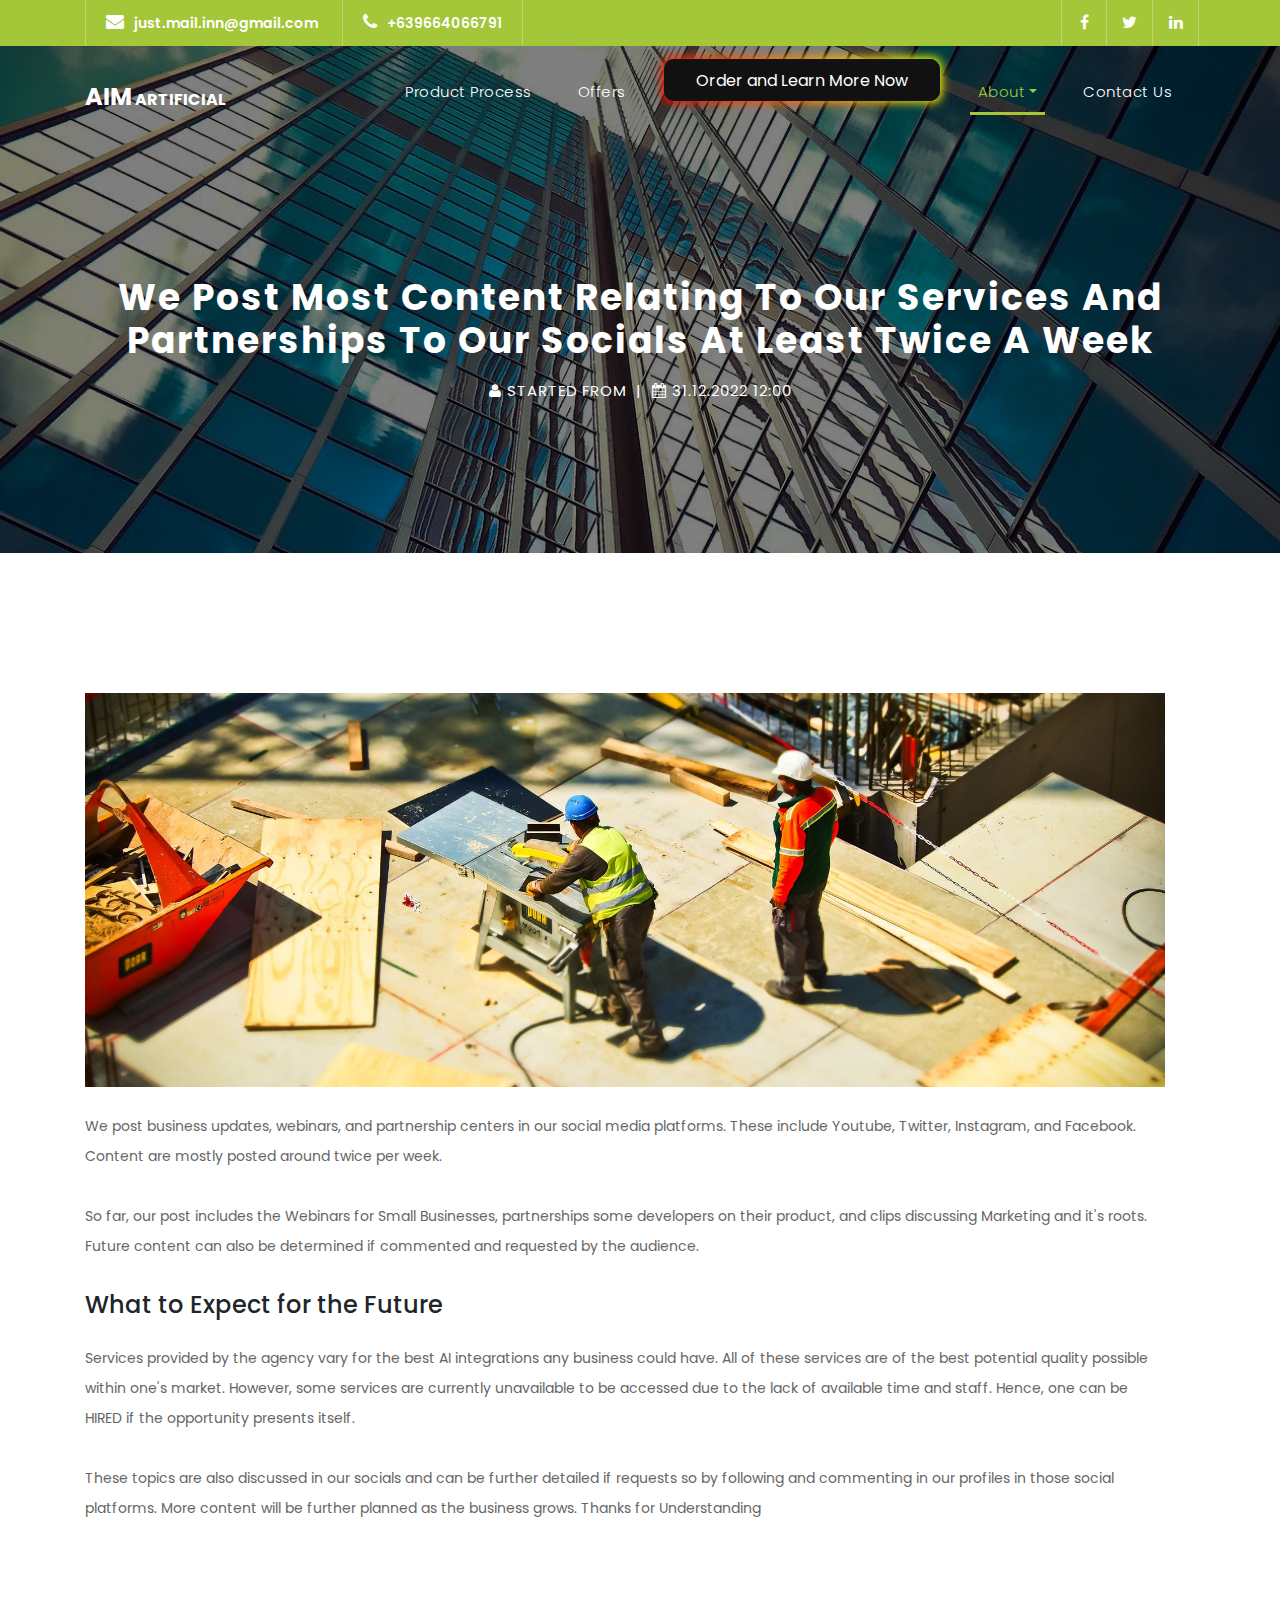
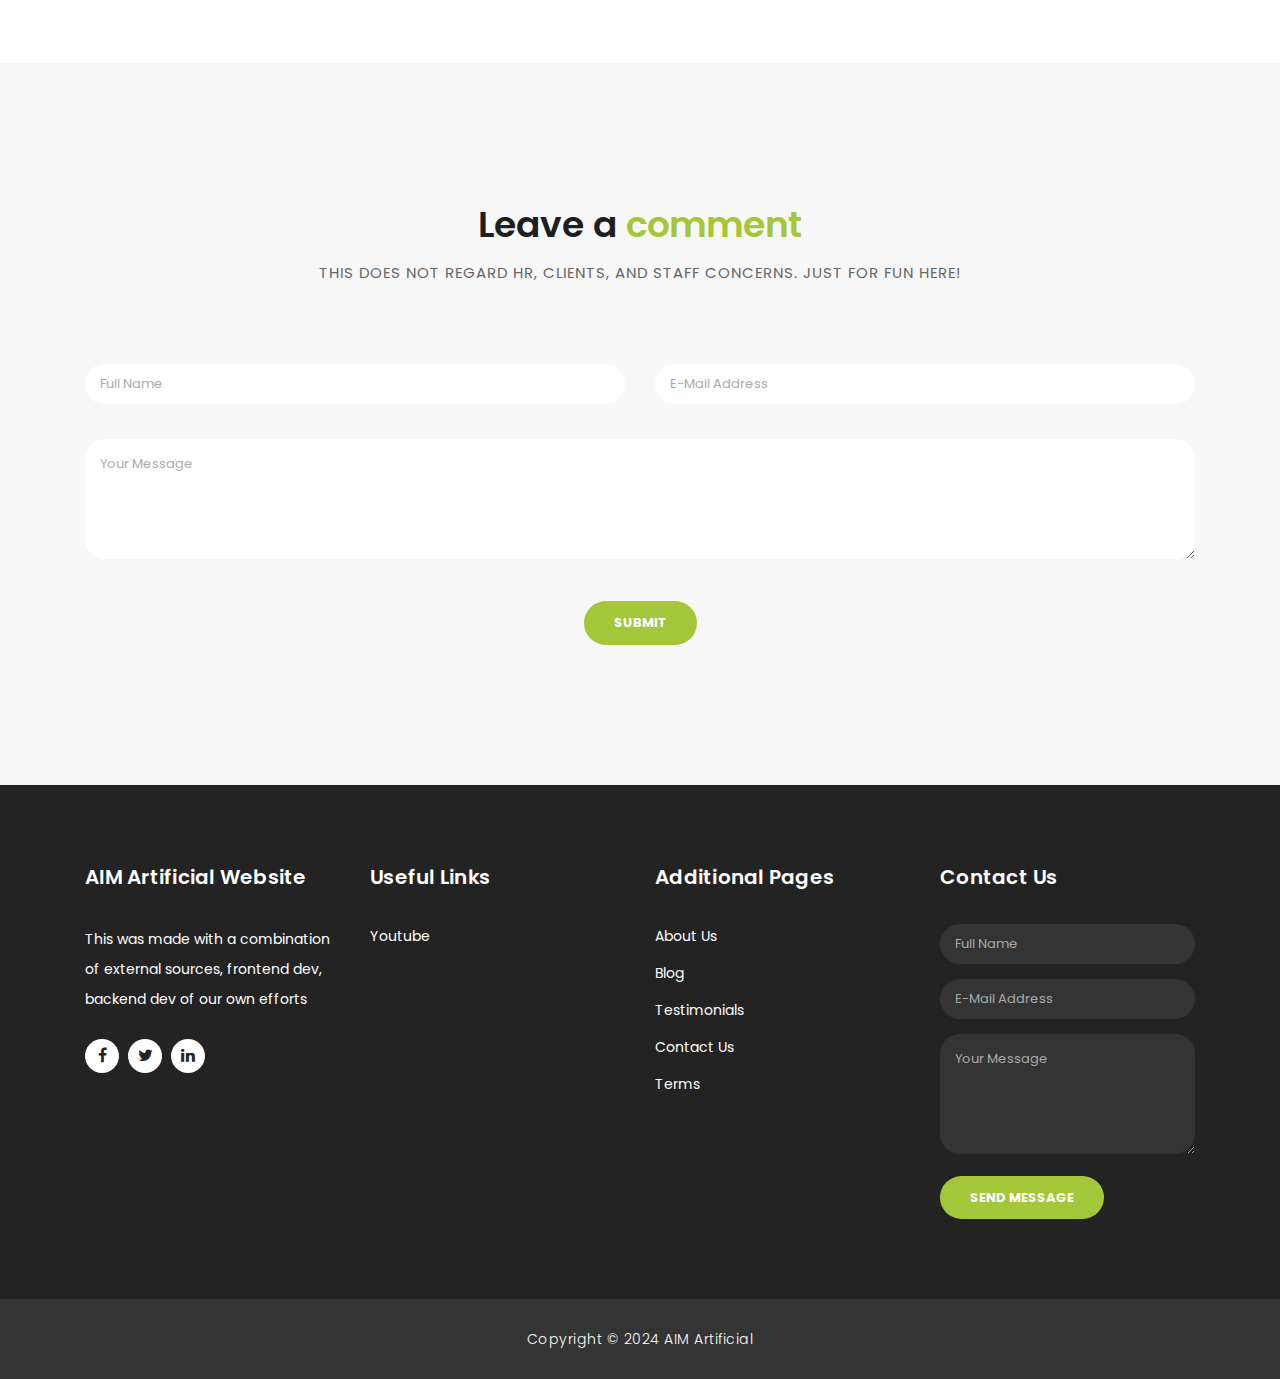
<file: justMAILinn/blog-details.html>
<!DOCTYPE html>
<html lang="en">

  <head>

    <meta charset="utf-8">
    <meta name="viewport" content="width=device-width, initial-scale=1, shrink-to-fit=no">
    <meta name="description" content="">
    <meta name="author" content="">
    <link href="https://fonts.googleapis.com/css?family=Poppins:100,200,300,400,500,600,700,800,900&display=swap" rel="stylesheet">

    <title>AIM for Blogs</title>

    <!-- Bootstrap core CSS -->
    <link href="vendor/bootstrap/css/bootstrap.min.css" rel="stylesheet">
    
    <!-- favicon -->
    <link
      rel="apple-touch-icon"
      sizes="180x180"
      href="assets/images\x-icon\apple-touch-icon.png"
    />
    <link
      rel="icon"
      type="image/png"
      sizes="32x32"
      href="assets/images\x-icon\favicon-32x32.png"
    />
    <link
      rel="icon"
      type="image/png"
      sizes="16x16"
      href="assets/images\x-icon\favicon-16x16.png"
    />

    <!-- Additional CSS Files -->
    <link rel="stylesheet" href="assets/css/fontawesome.css">
    <link rel="stylesheet" href="assets/css/page.css">
    <link rel="stylesheet" href="assets/css/owl.css">
  </head>

  <body>

    <!-- ***** Preloader Start ***** -->
    <div id="preloader">
        <div class="jumper">
            <div></div>
            <div></div>
            <div></div>
        </div>
    </div>  
    <!-- ***** Preloader End ***** -->

  <!-- Header -->
  <div class="sub-header">
    <div class="container">
      <div class="row">
        <div class="col-md-8 col-xs-12">
          <ul class="left-info">
            <li><a href="https://mail.google.com/mail/u/4/#inbox?compose=new"><i class="fa fa-envelope"></i>just.mail.inn@gmail.com</a></li>
            <li><a href="https://www.youtube.com/channel/UCLmHpbdjTLqGzHocxJ6mPCg"><i class="fa fa-phone"></i>+639664066791</a></li>
          </ul>
        </div>
        <div class="col-md-4">
          <ul class="right-icons">
            <li><a href="https://www.facebook.com/aim.artificial/"><i class="fa fa-facebook"></i></a></li>
            <li><a href="https://twitter.com/just_mail_inn"><i class="fa fa-twitter"></i></a></li>
            <li><a href="https://www.instagram.com/aim.artificial/"><i class="fa fa-linkedin"></i></a></li>
          </ul>
        </div>
      </div>
    </div>
  </div>
  
  <header class="">
    <nav class="navbar navbar-expand-lg">
      <div class="container">
        <a class="navbar-brand" href="index.html"><h2>AIM<em> Artificial</em></h2></a>
        <button class="navbar-toggler" type="button" data-toggle="collapse" data-target="#navbarResponsive" aria-controls="navbarResponsive" aria-expanded="false" aria-label="Toggle navigation">
          <span class="navbar-toggler-icon"></span>
        </button>
        <div class="collapse navbar-collapse" id="navbarResponsive">
          <ul class="navbar-nav ml-auto">
            <li class="nav-item">
              <a class="nav-link" href="roadmap.html">Product Process</a>
                <span class="sr-only">(current)</span>
              </a>
            </li>
            <li class="nav-item">
             <a class="nav-link" href="jobs.html">Offers</a>
            </li>
            <li class="nav-item">
              <a class="payment" role="payment" href="https://forms.gle/awN353gHYELSdmP87">Order and Learn More Now</a>
           </li>
            <li class="nav-item dropdown active">
              <a class="dropdown-toggle nav-link" data-toggle="dropdown" href="#" role="button" aria-haspopup="true" aria-expanded="false">About</a>
            
              <div class="dropdown-menu">
                  <a class="dropdown-item" href="about.html">About Us</a>
                  <a class="dropdown-item active" href="blog.html">Blog</a>
                  <a class="dropdown-item" href="testimonials.html">Testimonials</a>
                  <a class="dropdown-item" href="terms.html">Terms of Service</a>
                  <a class="dropdown-item" href="roadmap.html">Roadmap</a>
                  <a class="dropdown-item" href="faq.html">FAQ</a>
              </div>
            </li>
            <li class="nav-item">
              <a class="nav-link" href="contact.html">Contact Us</a>
            </li>
          </ul>
        </div>
      </div>
    </nav>
  </header>

    <!-- Page Content -->
    <div class="page-heading header-text">
      <div class="container">
        <div class="row">
          <div class="col-md-12">
            <h1>We Post Most content relating to our services and partnerships to our socials at least twice a week</h1>
            <span><i class="fa fa-user"></i> Started From &nbsp;|&nbsp; <i class="fa fa-calendar"></i> 31.12.2022 12:00</span>
          </div>
        </div>
      </div>
    </div>
    
    <div class="more-info about-info">
      <div class="container">
        <div class="more-info-content">
          <div class="right-content">
            <div>
              <img src="assets/images/blog-image-fullscren-1-1920x700.jpg" class="img-fluid" alt="">
            </div>
            <br>
            <p>We post business updates, webinars, and partnership centers in our social media platforms. These include Youtube, Twitter, Instagram, and Facebook. Content are mostly posted around twice per week.</p>

            <p>So far, our post includes the Webinars for Small Businesses, partnerships some developers on their product, and clips discussing Marketing and it's roots. Future content can also be determined if commented and requested by the audience.</p>
            
            <h4>What to Expect for the Future</h4>

            <br>

            <p>Services provided by the agency vary for the best AI integrations any business could have. All of these services are of the best potential quality possible within one's market. However, some services are currently unavailable to be accessed due to the lack of available time and staff. Hence, one can be HIRED if the opportunity presents itself.</p>

            <p>These topics are also discussed in our socials and can be further detailed if requests so by following and commenting in our profiles in those social platforms. More content will be further planned as the business grows. Thanks for Understanding</p>
          </div>
        </div>
      </div>
    </div>

    <div class="callback-form contact-us">
      <div class="container">
        <div class="row">
          <div class="col-md-12">
            <div class="section-heading">
              <h2>Leave a <em>comment</em></h2>
              <span>This does not regard HR, clients, and  staff concerns. Just for fun here!</span>
            </div>
          </div>
          <div class="col-md-12">
            <div class="contact-form">
              <form id="contact" action="" method="get">
                <div class="row">
                  <div class="col-lg-6 col-md-12 col-sm-12">
                    <fieldset>
                      <input name="name" type="text" class="form-control" id="name" placeholder="Full Name" required="">
                    </fieldset>
                  </div>
                  <div class="col-lg-6 col-md-12 col-sm-12">
                    <fieldset>
                      <input name="email" type="text" class="form-control" id="email" pattern="[^ @]*@[^ @]*" placeholder="E-Mail Address" required="">
                    </fieldset>
                  </div>
                  <div class="col-lg-12">
                    <fieldset>
                      <textarea name="message" rows="6" class="form-control" id="message" placeholder="Your Message" required=""></textarea>
                    </fieldset>
                  </div>
                  <div class="col-lg-12">
                    <fieldset>
                      <button type="submit" id="form-submit" class="filled-button">Submit</button>
                    </fieldset>
                  </div>
                </div>
              </form>
            </div>
          </div>
        </div>
      </div>
    </div>

    <!-- Footer Starts Here -->
    <footer>
      <div class="container">
        <div class="row">
          <div class="col-md-3 footer-item">
            <h4>AIM Artificial Website</h4>
            <p>This was made with a combination of external sources, frontend dev, backend dev of our own efforts</p>
            <ul class="social-icons">
              <li><a rel="nofollow" href="https://www.facebook.com/profile.php?id=100088919499191" target="_blank"><i class="fa fa-facebook"></i></a></li>
              <li><a href="https://twitter.com/just_mail_inn"><i class="fa fa-twitter"></i></a></li>
              <li><a href="https://www.instagram.com/just_mail_inn/"><i class="fa fa-linkedin"></i></a></li>
            </ul>
          </div>
          <div class="col-md-3 footer-item">
            <h4>Useful Links</h4>
            <ul class="menu-list">
              <li><a href="https://www.youtube.com/channel/UCLmHpbdjTLqGzHocxJ6mPCg">Youtube</a></li>
            </ul>
          </div>
          <div class="col-md-3 footer-item">
            <h4>Additional Pages</h4>
            <ul class="menu-list">
              <li><a href="about.html">About Us</a></li>
              <li><a href="blog.html">Blog</a></li>
              <li><a href="testimonials.html">Testimonials</a></li>
              <li><a href="contact.html">Contact Us</a></li>
              <li><a href="terms.html">Terms</a></li>
            </ul>
          </div>
          <div class="col-md-3 footer-item last-item">
            <h4>Contact Us</h4>
            <div class="contact-form">
              <form id="contact footer-contact" action="" method="post">
                <div class="row">
                  <div class="col-lg-12 col-md-12 col-sm-12">
                    <fieldset>
                      <input name="name" type="text" class="form-control" id="name" placeholder="Full Name" required="">
                    </fieldset>
                  </div>
                  <div class="col-lg-12 col-md-12 col-sm-12">
                    <fieldset>
                      <input name="email" type="text" class="form-control" id="email" pattern="[^ @]*@[^ @]*" placeholder="E-Mail Address" required="">
                    </fieldset>
                  </div>
                  <div class="col-lg-12">
                    <fieldset>
                      <textarea name="message" rows="6" class="form-control" id="message" placeholder="Your Message" required=""></textarea>
                    </fieldset>
                  </div>
                  <div class="col-lg-12">
                    <fieldset>
                      <button type="submit" id="form-submit" class="filled-button">Send Message</button>
                    </fieldset>
                  </div>
                </div>
              </form>
            </div>
          </div>
        </div>
      </div>
    </footer>
    
    <div class="sub-footer">
      <div class="container">
        <div class="row">
          <div class="col-md-12">
            <p>
                Copyright © 2024 AIM Artificial
            </p>
          </div>
        </div>
      </div>
    </div>

    <!-- Modal -->
    <div class="modal fade" id="exampleModal" tabindex="-1" role="dialog" aria-labelledby="exampleModalLabel" aria-hidden="true" style="margin-top: 70px;">
      <div class="modal-dialog modal-lg" role="document">
        <div class="modal-content">
          <div class="modal-header">
            <h5 class="modal-title" id="exampleModalLabel">Book Now</h5>
            <button type="button" class="close" data-dismiss="modal" aria-label="Close">
              <span aria-hidden="true">&times;</span>
            </button>
          </div>
          <div class="modal-body">
              <form action="#" id="contact">
                  <div class="row">
                   <div class="col-md-6">
                    <div class="form-group">
                      <fieldset>
                        <input type="text" class="form-control" placeholder="Pick-up location" required="">
                      </fieldset>
                    </div>
                   </div>

                   <div class="col-md-6">
                    <div class="form-group">
                      <fieldset>
                        <input type="text" class="form-control" placeholder="Return location" required="">
                      </fieldset>
                    </div>
                   </div>
                  </div>

                  <div class="row">
                   <div class="col-md-6">
                    <div class="form-group">
                      <fieldset>
                        <input type="text" class="form-control" placeholder="Pick-up date/time" required="">
                      </fieldset>
                    </div>
                   </div>

                   <div class="col-md-6">
                    <div class="form-group">
                      <fieldset>
                        <input type="text" class="form-control" placeholder="Return date/time" required="">
                      </fieldset>
                    </div>
                   </div>
                  </div>

                  <div class="form-group">
                    <fieldset>
                      <input type="text" class="form-control" placeholder="Enter full name" required="">
                    </fieldset>
                  </div>

                  <div class="row">
                   <div class="col-md-6">
                    <div class="form-group">
                      <fieldset>
                        <input type="text" class="form-control" placeholder="Enter email address" required="">
                      </fieldset>
                    </div>
                   </div>

                   <div class="col-md-6">
                    <div class="form-group">
                      <fieldset>
                        <input type="text" class="form-control" placeholder="Enter phone" required="">
                      </fieldset>
                    </div>
                   </div>
                  </div>
              </form>
          </div>
          <div class="modal-footer">
            <button type="button" class="btn btn-secondary" data-dismiss="modal">Cancel</button>
            <button type="button" class="btn btn-primary">Book Now</button>
          </div>
        </div>
      </div>
    </div>

    <!-- Bootstrap core JavaScript -->
    <script src="vendor/jquery/jquery.min.js"></script>
    <script src="vendor/bootstrap/js/bootstrap.bundle.min.js"></script>

    <!-- Additional Scripts -->
    <script src="assets/js/custom.js"></script>
    <script src="assets/js/owl.js"></script>
    <script src="assets/js/slick.js"></script>
    <script src="assets/js/accordions.js"></script>

    <script language = "text/Javascript"> 
      cleared[0] = cleared[1] = cleared[2] = 0; //set a cleared flag for each field
      function clearField(t){                   //declaring the array outside of the
      if(! cleared[t.id]){                      // function makes it static and global
          cleared[t.id] = 1;  // you could use true and false, but that's more typing
          t.value='';         // with more chance of typos
          t.style.color='#fff';
          }
      }
    </script>

  </body>
</html>
</file>
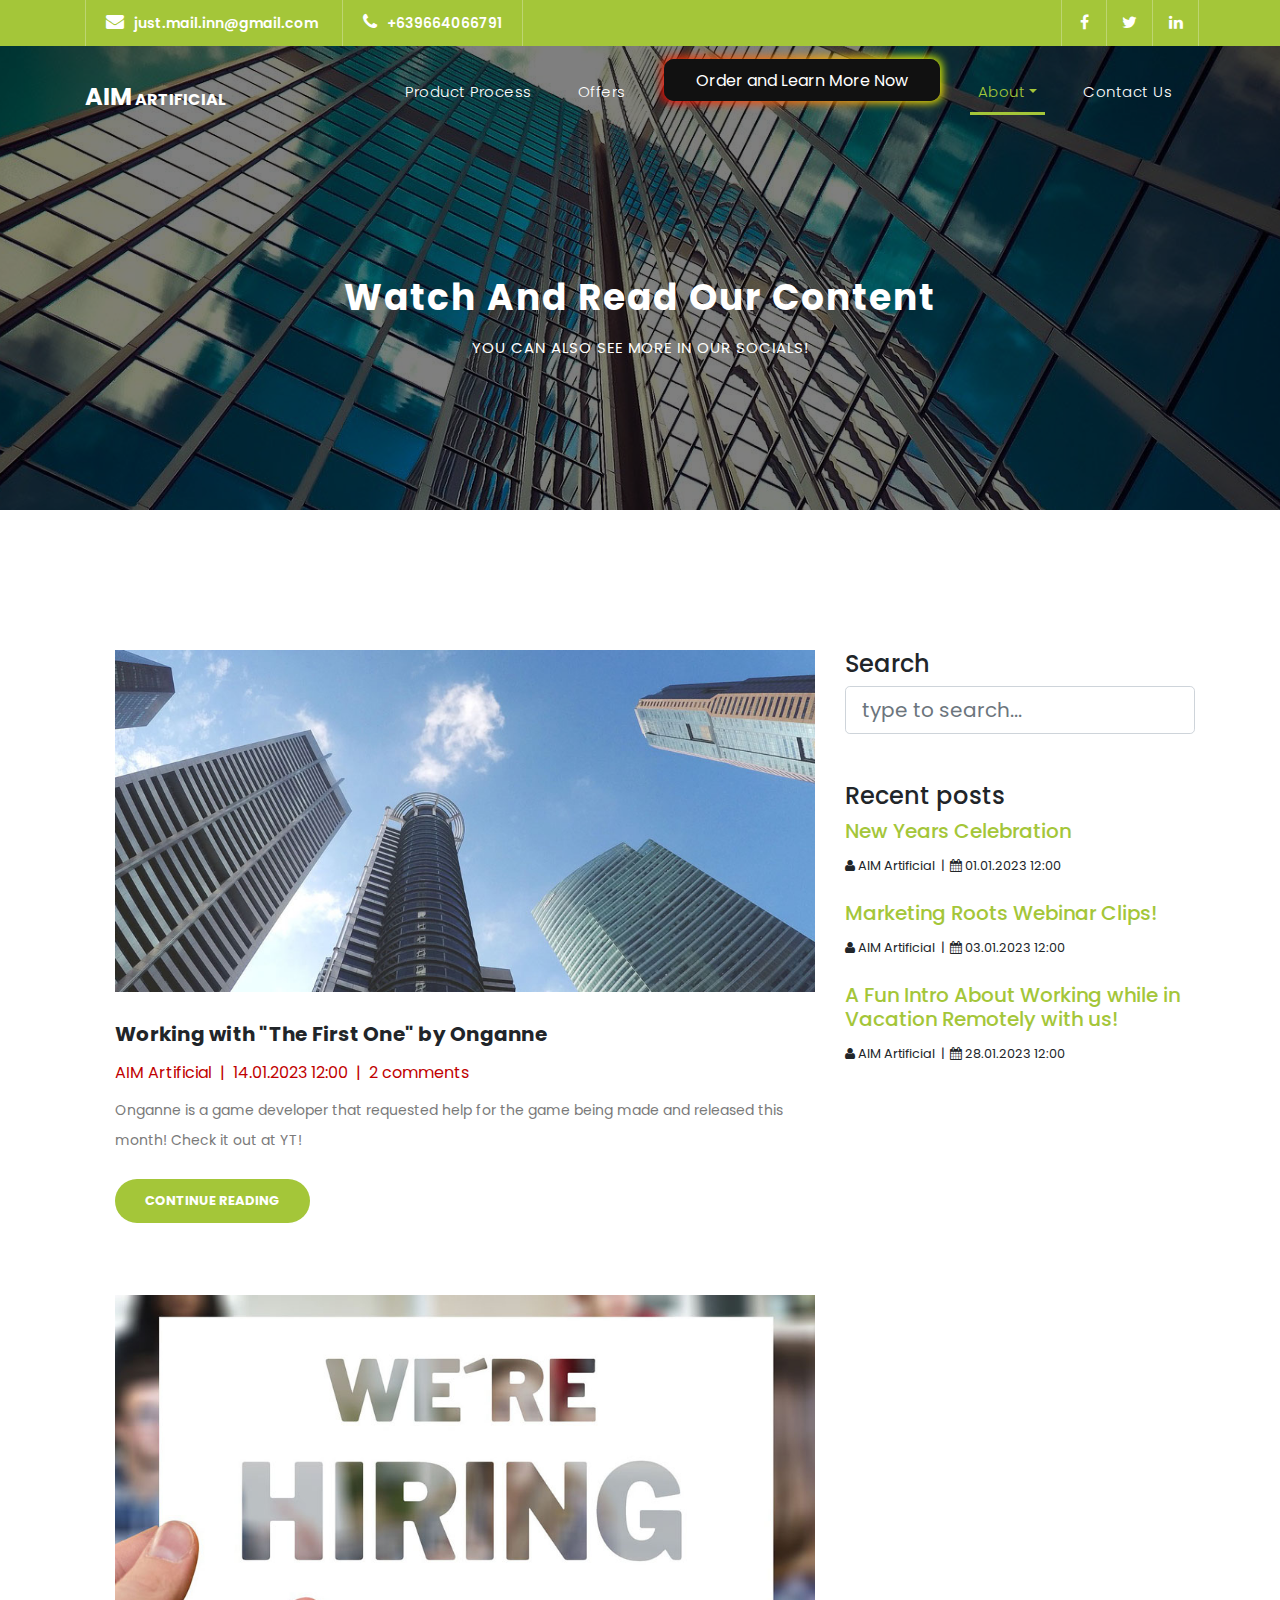
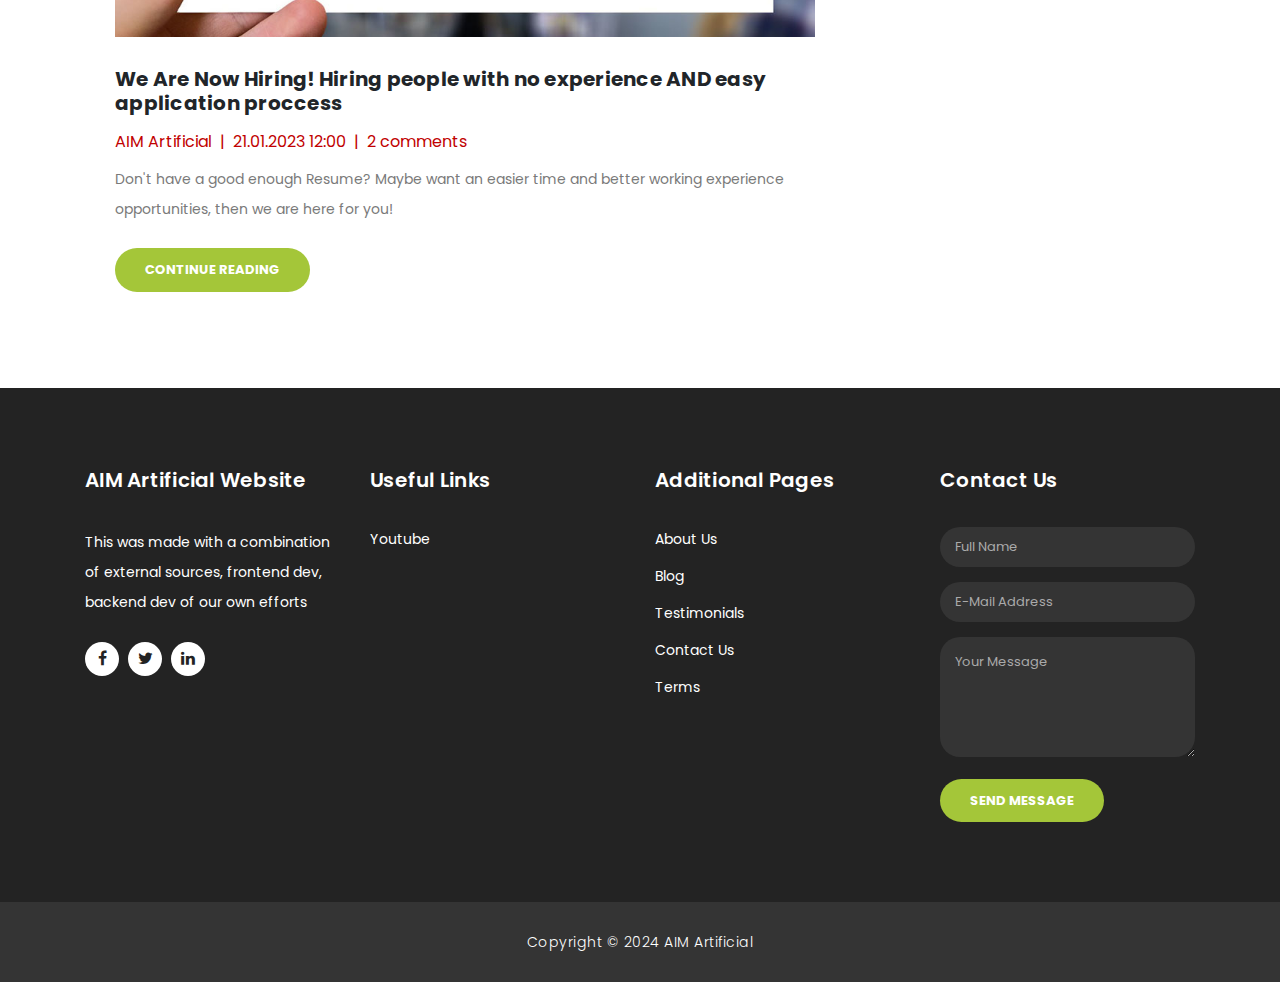
<file: justMAILinn/blog.html>
<!DOCTYPE html>
<html lang="en">

  <head>

    <meta charset="utf-8">
    <meta name="viewport" content="width=device-width, initial-scale=1, shrink-to-fit=no">
    <meta name="description" content="">
    <meta name="author" content="">
    <link href="https://fonts.googleapis.com/css?family=Poppins:100,200,300,400,500,600,700,800,900&display=swap" rel="stylesheet">

    <title>AIM for Socials</title>

    <!-- Bootstrap core CSS -->
    <link href="vendor/bootstrap/css/bootstrap.min.css" rel="stylesheet">
    
    <!-- favicon -->
    <link
      rel="apple-touch-icon"
      sizes="180x180"
      href="assets/images\x-icon\apple-touch-icon.png"
    />
    <link
      rel="icon"
      type="image/png"
      sizes="32x32"
      href="assets/images\x-icon\favicon-32x32.png"
    />
    <link
      rel="icon"
      type="image/png"
      sizes="16x16"
      href="assets/images\x-icon\favicon-16x16.png"
    />



    <!-- Additional CSS Files -->
    <link rel="stylesheet" href="assets/css/fontawesome.css">
    <link rel="stylesheet" href="assets/css/page.css">
    <link rel="stylesheet" href="assets/css/owl.css">
  </head>

  <body>

    <!-- ***** Preloader Start ***** -->
    <div id="preloader">
        <div class="jumper">
            <div></div>
            <div></div>
            <div></div>
        </div>
    </div>  
    <!-- ***** Preloader End ***** -->

  <!-- Header -->
  <div class="sub-header">
    <div class="container">
      <div class="row">
        <div class="col-md-8 col-xs-12">
          <ul class="left-info">
            <li><a href="https://mail.google.com/mail/u/4/#inbox?compose=new"><i class="fa fa-envelope"></i>just.mail.inn@gmail.com</a></li>
            <li><a href="https://www.youtube.com/channel/UCLmHpbdjTLqGzHocxJ6mPCg"><i class="fa fa-phone"></i>+639664066791</a></li>
          </ul>
        </div>
        <div class="col-md-4">
          <ul class="right-icons">
            <li><a href="https://www.facebook.com/profile.php?id=100088919499191"><i class="fa fa-facebook"></i></a></li>
            <li><a href="https://twitter.com/just_mail_inn"><i class="fa fa-twitter"></i></a></li>
            <li><a href="https://www.instagram.com/just_mail_inn/"><i class="fa fa-linkedin"></i></a></li>
          </ul>
        </div>
      </div>
    </div>
  </div>
  
  <header class="">
    <nav class="navbar navbar-expand-lg">
      <div class="container">
        <a class="navbar-brand" href="index.html"><h2>AIM<em> Artificial</em></h2></a>
        <button class="navbar-toggler" type="button" data-toggle="collapse" data-target="#navbarResponsive" aria-controls="navbarResponsive" aria-expanded="false" aria-label="Toggle navigation">
          <span class="navbar-toggler-icon"></span>
        </button>
        <div class="collapse navbar-collapse" id="navbarResponsive">
          <ul class="navbar-nav ml-auto">
            <li class="nav-item">
              <a class="nav-link" href="roadmap.html">Product Process</a>
                <span class="sr-only">(current)</span>
              </a>
            </li>
            <li class="nav-item">
             <a class="nav-link" href="jobs.html">Offers</a>
            </li>
            <li class="nav-item">
              <a class="payment" role="payment" href="https://forms.gle/awN353gHYELSdmP87">Order and Learn More Now</a>
           </li>
            <li class="nav-item dropdown active">
              <a class="dropdown-toggle nav-link" data-toggle="dropdown" href="#" role="button" aria-haspopup="true" aria-expanded="false">About</a>
            
              <div class="dropdown-menu">
                  <a class="dropdown-item" href="about.html">About Us</a>
                  <a class="dropdown-item active" href="blog.html">Blog</a>
                  <a class="dropdown-item" href="testimonials.html">Testimonials</a>
                  <a class="dropdown-item" href="terms.html">Terms of Service</a>
                  <a class="dropdown-item" href="roadmap.html">Roadmap</a>
                  <a class="dropdown-item" href="faq.html">FAQ</a>
              </div>
            </li>
            <li class="nav-item">
              <a class="nav-link" href="contact.html">Contact Us</a>
            </li>
          </ul>
        </div>
      </div>
    </nav>
  </header>

    <!-- Page Content -->
    <div class="page-heading header-text">
      <div class="container">
        <div class="row">
          <div class="col-md-12">
            <h1>Watch and Read our Content</h1>
            <span>You can also see more in our socials!</span>
          </div>
        </div>
      </div>
    </div>

    <div class="single-services">
      <div class="container">
        <div class="row">
          <div class="col-md-8">
            <section class='tabs-content'>
              <article id='tabs-1'>
                <img src="assets/images/blog-image-1-940x460.jpg" alt="">
                <h4><a href="blog-details.html">Working with "The First One" by Onganne</a></h4>
                <div style="margin-bottom:10px;">
                  <span>AIM Artificial &nbsp;|&nbsp; 14.01.2023 12:00 &nbsp;|&nbsp; 2 comments</span>
                </div>
                <p>Onganne is a game developer that requested help for the game being made and released this month! Check it out at YT!</p>
                <br>
                <div>
                  <a href="blog-details.html" class="filled-button">Continue Reading</a>
                </div>
              </article>

              <br>
              <br>
              <br>

              <article id='tabs-2'>
                <img src="assets/images/blog-image-2-940x460.jpg" alt="">
                <h4><a href="blog-details.html">We Are Now Hiring! Hiring people with no experience AND easy application proccess</a></h4>
                <div style="margin-bottom:10px;">
                  <span>AIM Artificial &nbsp;|&nbsp; 21.01.2023 12:00 &nbsp;|&nbsp; 2 comments</span>
                </div>
                <p>Don't have a good enough Resume? Maybe want an easier time and better working experience opportunities, then we are here for you!</p>
                <br>
                <div>
                  <a href="blog-details.html" class="filled-button">Continue Reading</a>
                </div>
              </article>
            </section>
          </div>

          <div class="col-md-4">
              <h4 class="h4">Search</h4>
              
              <form id="search_form" name="gs" method="GET" action="#">
                <input type="text" name="q" class="form-control form-control-lg" placeholder="type to search..." autocomplete="on">
              </form>

              <br>
              <br>

              <h4 class="h4">Recent posts</h4>

              <ul>
                  <li>
                      <h5 style="margin-bottom:10px;"><a href="blog-details.html">New Years Celebration</a></h5>
                      <small><i class="fa fa-user"></i> AIM Artificial &nbsp;|&nbsp; <i class="fa fa-calendar"></i> 01.01.2023 12:00</small>
                  </li>

                  <li><br></li>

                  <li>
                      <h5 style="margin-bottom:10px;"><a href="blog-details.html">Marketing Roots Webinar Clips!</a></h5>
                      <small><i class="fa fa-user"></i> AIM Artificial &nbsp;|&nbsp; <i class="fa fa-calendar"></i> 03.01.2023 12:00</small>
                  </li>

                  <li><br></li>

                  <li>
                    <h5 style="margin-bottom:10px;"><a href="blog-details.html">A Fun Intro About Working while in Vacation Remotely with us!</a></h5>

                    <small><i class="fa fa-user"></i> AIM Artificial &nbsp;|&nbsp; <i class="fa fa-calendar"></i> 28.01.2023 12:00</small>
                  </li>
              </ul>
          </div>
        </div>
      </div>
    </div>

    <br>  
    <br>  
    <br>  
    <br>  

        <!-- Footer Starts Here -->
        <footer>
          <div class="container">
            <div class="row">
              <div class="col-md-3 footer-item">
                <h4>AIM Artificial Website</h4>
                <p>This was made with a combination of external sources, frontend dev, backend dev of our own efforts</p>
                <ul class="social-icons">
                  <li><a rel="nofollow" href="https://www.facebook.com/profile.php?id=100088919499191" target="_blank"><i class="fa fa-facebook"></i></a></li>
                  <li><a href="https://twitter.com/just_mail_inn"><i class="fa fa-twitter"></i></a></li>
                  <li><a href="https://www.instagram.com/just_mail_inn/"><i class="fa fa-linkedin"></i></a></li>
                </ul>
              </div>
              <div class="col-md-3 footer-item">
                <h4>Useful Links</h4>
                <ul class="menu-list">
                  <li><a href="https://www.youtube.com/channel/UCLmHpbdjTLqGzHocxJ6mPCg">Youtube</a></li>
                </ul>
              </div>
              <div class="col-md-3 footer-item">
                <h4>Additional Pages</h4>
                <ul class="menu-list">
                  <li><a href="about.html">About Us</a></li>
                  <li><a href="blog.html">Blog</a></li>
                  <li><a href="testimonials.html">Testimonials</a></li>
                  <li><a href="contact.html">Contact Us</a></li>
                  <li><a href="terms.html">Terms</a></li>
                </ul>
              </div>
              <div class="col-md-3 footer-item last-item">
                <h4>Contact Us</h4>
                <div class="contact-form">
                  <form id="contact footer-contact" action="" method="post">
                    <div class="row">
                      <div class="col-lg-12 col-md-12 col-sm-12">
                        <fieldset>
                          <input name="name" type="text" class="form-control" id="name" placeholder="Full Name" required="">
                        </fieldset>
                      </div>
                      <div class="col-lg-12 col-md-12 col-sm-12">
                        <fieldset>
                          <input name="email" type="text" class="form-control" id="email" pattern="[^ @]*@[^ @]*" placeholder="E-Mail Address" required="">
                        </fieldset>
                      </div>
                      <div class="col-lg-12">
                        <fieldset>
                          <textarea name="message" rows="6" class="form-control" id="message" placeholder="Your Message" required=""></textarea>
                        </fieldset>
                      </div>
                      <div class="col-lg-12">
                        <fieldset>
                          <button type="submit" id="form-submit" class="filled-button">Send Message</button>
                        </fieldset>
                      </div>
                    </div>
                  </form>
                </div>
              </div>
            </div>
          </div>
        </footer>
        
        <div class="sub-footer">
          <div class="container">
            <div class="row">
              <div class="col-md-12">
                <p>
                    Copyright © 2024 AIM Artificial
                </p>
              </div>
            </div>
          </div>
        </div>
   

    <!-- Bootstrap core JavaScript -->
    <script src="vendor/jquery/jquery.min.js"></script>
    <script src="vendor/bootstrap/js/bootstrap.bundle.min.js"></script>

    <!-- Additional Scripts -->
    <script src="assets/js/custom.js"></script>
    <script src="assets/js/owl.js"></script>
    <script src="assets/js/slick.js"></script>
    <script src="assets/js/accordions.js"></script>

    <script language = "text/Javascript"> 
      cleared[0] = cleared[1] = cleared[2] = 0; //set a cleared flag for each field
      function clearField(t){                   //declaring the array outside of the
      if(! cleared[t.id]){                      // function makes it static and global
          cleared[t.id] = 1;  // you could use true and false, but that's more typing
          t.value='';         // with more chance of typos
          t.style.color='#fff';
          }
      }
    </script>

  </body>
</html>
</file>
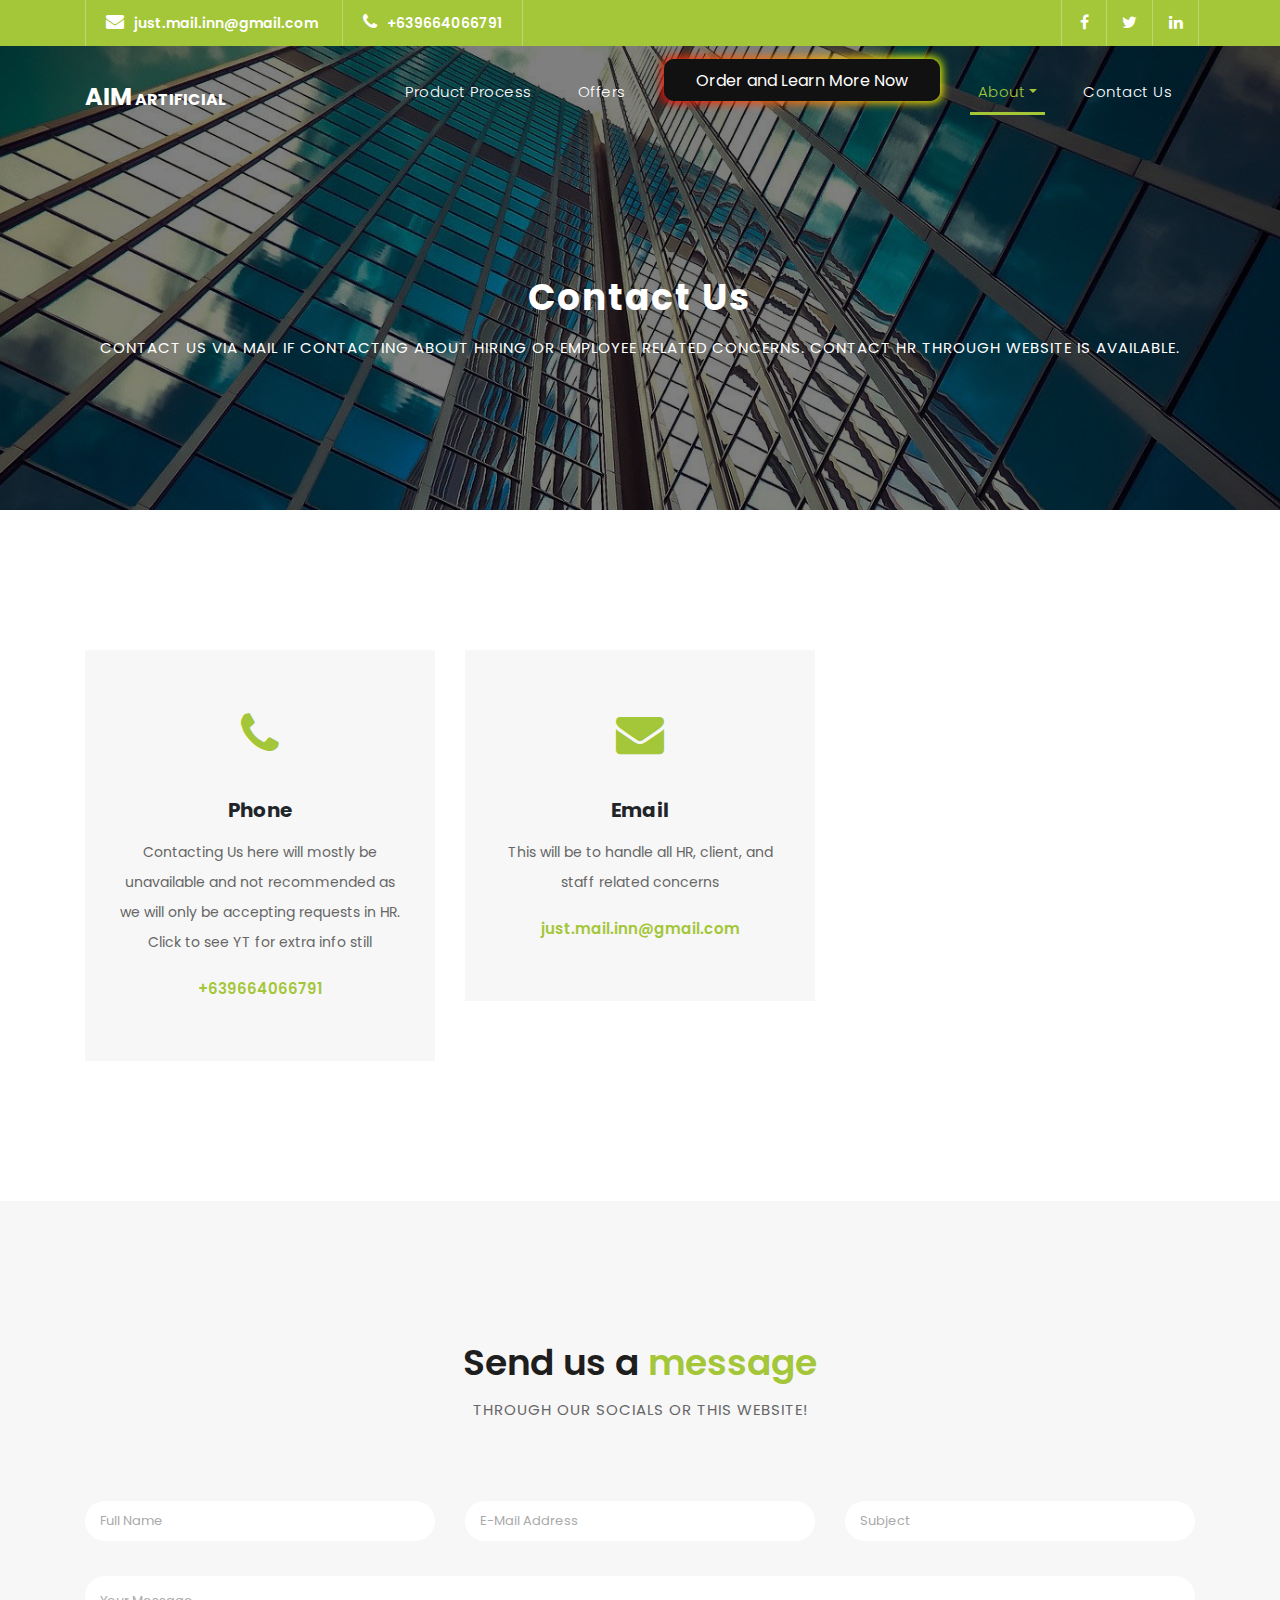
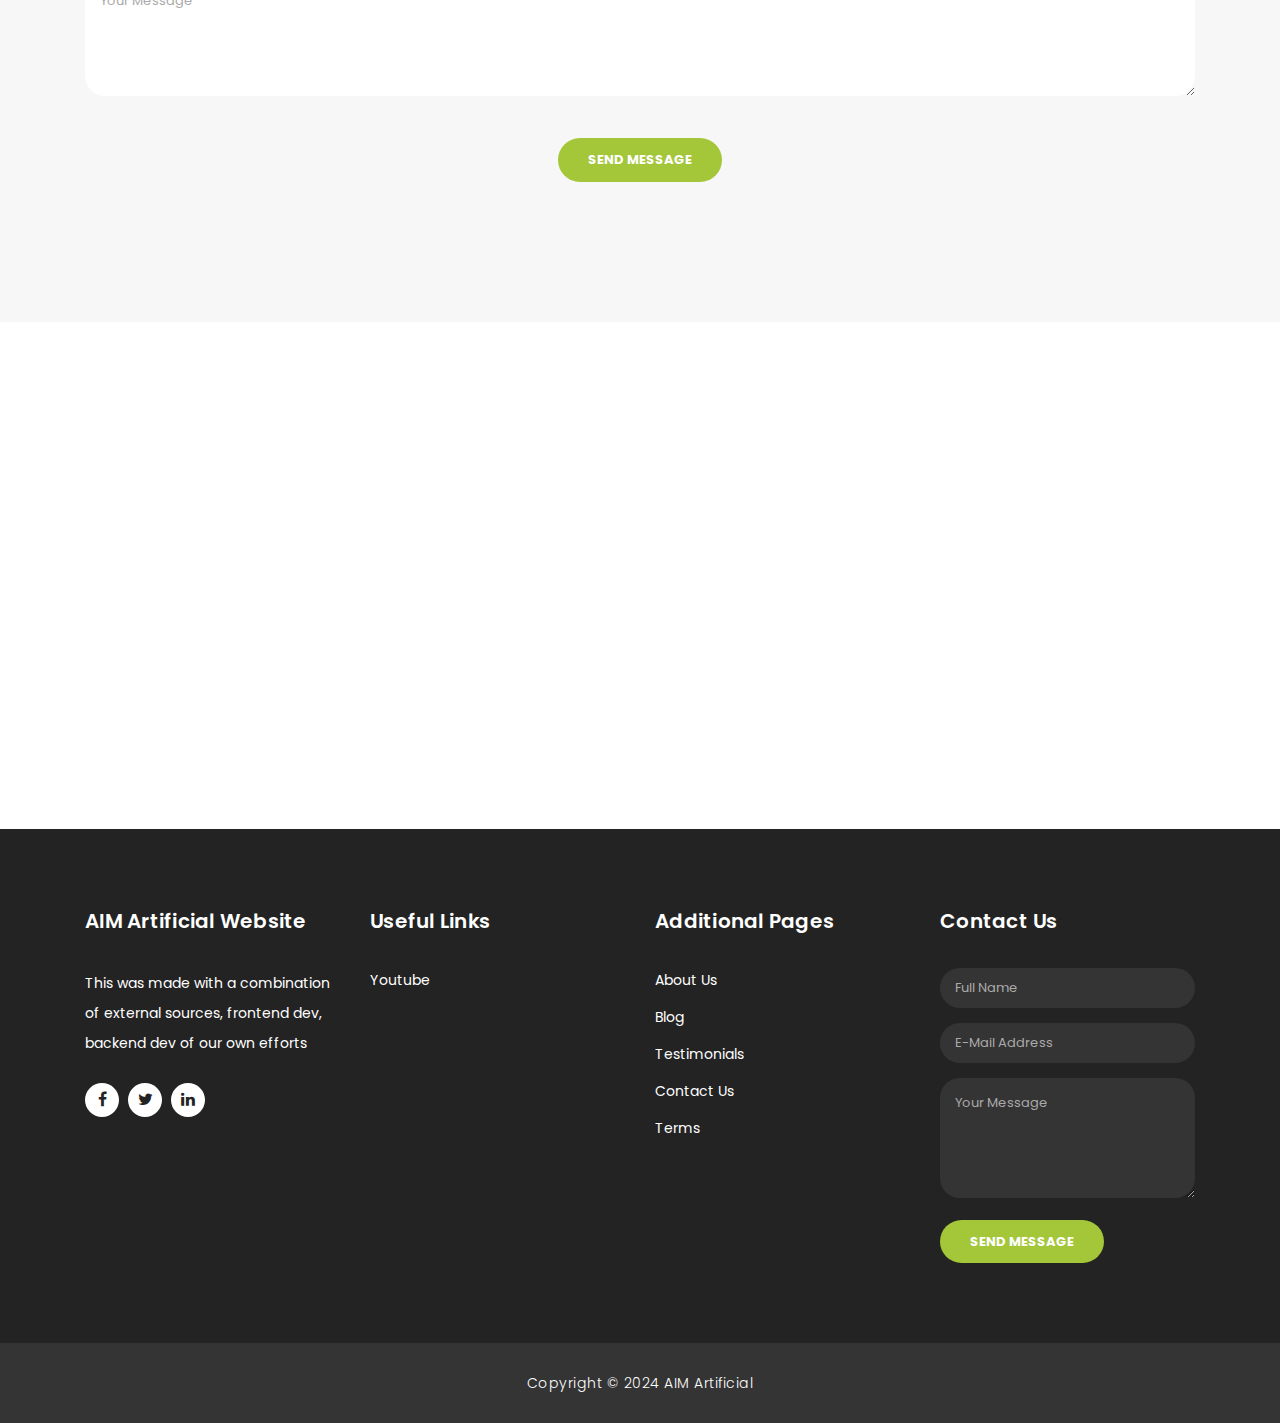
<file: justMAILinn/contact.html>
<!DOCTYPE html>
<html lang="en">

  <head>

    <meta charset="utf-8">
    <meta name="viewport" content="width=device-width, initial-scale=1, shrink-to-fit=no">
    <meta name="description" content="">
    <meta name="author" content="">
    <link href="https://fonts.googleapis.com/css?family=Poppins:100,200,300,400,500,600,700,800,900&display=swap" rel="stylesheet">

    <title>AIM to Contact Us</title>

    <!-- Bootstrap core CSS -->
    <link href="vendor/bootstrap/css/bootstrap.min.css" rel="stylesheet">
    
    <!-- favicon -->
    <link
      rel="apple-touch-icon"
      sizes="180x180"
      href="assets/images\x-icon\apple-touch-icon.png"
    />
    <link
      rel="icon"
      type="image/png"
      sizes="32x32"
      href="assets/images\x-icon\favicon-32x32.png"
    />
    <link
      rel="icon"
      type="image/png"
      sizes="16x16"
      href="assets/images\x-icon\favicon-16x16.png"
    />

    <!-- Additional CSS Files -->
    <link rel="stylesheet" href="assets/css/fontawesome.css">
    <link rel="stylesheet" href="assets/css/page.css">
    <link rel="stylesheet" href="assets/css/owl.css">
  </head>

  <body>

    <!-- ***** Preloader Start ***** -->
    <div id="preloader">
        <div class="jumper">
            <div></div>
            <div></div>
            <div></div>
        </div>
    </div>  
    <!-- ***** Preloader End ***** -->

  <!-- Header -->
  <div class="sub-header">
    <div class="container">
      <div class="row">
        <div class="col-md-8 col-xs-12">
          <ul class="left-info">
            <li><a href="https://mail.google.com/mail/u/4/#inbox?compose=new"><i class="fa fa-envelope"></i>just.mail.inn@gmail.com</a></li>
            <li><a href="https://www.youtube.com/channel/UCLmHpbdjTLqGzHocxJ6mPCg"><i class="fa fa-phone"></i>+639664066791</a></li>
          </ul>
        </div>
        <div class="col-md-4">
          <ul class="right-icons">
            <li><a href="https://www.facebook.com/aim.artificial/"><i class="fa fa-facebook"></i></a></li>
            <li><a href="https://twitter.com/just_mail_inn"><i class="fa fa-twitter"></i></a></li>
            <li><a href="https://www.instagram.com/aim.artificial/"><i class="fa fa-linkedin"></i></a></li>
          </ul>
        </div>
      </div>
    </div>
  </div>
  
  <header class="">
    <nav class="navbar navbar-expand-lg">
      <div class="container">
        <a class="navbar-brand" href="index.html"><h2>AIM<em> Artificial</em></h2></a>
        <button class="navbar-toggler" type="button" data-toggle="collapse" data-target="#navbarResponsive" aria-controls="navbarResponsive" aria-expanded="false" aria-label="Toggle navigation">
          <span class="navbar-toggler-icon"></span>
        </button>
        <div class="collapse navbar-collapse" id="navbarResponsive">
          <ul class="navbar-nav ml-auto">
            <li class="nav-item">
              <a class="nav-link" href="roadmap.html">Product Process</a>
                <span class="sr-only">(current)</span>
              </a>
            </li>
            <li class="nav-item">
             <a class="nav-link" href="jobs.html">Offers</a>
            </li>
            <li class="nav-item">
              <a class="payment" role="payment" href="https://forms.gle/awN353gHYELSdmP87">Order and Learn More Now</a>
           </li>
            <li class="nav-item dropdown active">
              <a class="dropdown-toggle nav-link" data-toggle="dropdown" href="#" role="button" aria-haspopup="true" aria-expanded="false">About</a>
            
              <div class="dropdown-menu">
                  <a class="dropdown-item" href="about.html">About Us</a>
                  <a class="dropdown-item" href="blog.html">Blog</a>
                  <a class="dropdown-item" href="testimonials.html">Testimonials</a>
                  <a class="dropdown-item" href="terms.html">Terms of Service</a>
                  <a class="dropdown-item" href="roadmap.html">Roadmap</a>
                  <a class="dropdown-item" href="faq.html">FAQ</a>
              </div>
            </li>
            <li class="nav-item">
              <a class="nav-link" href="contact.html">Contact Us</a>
            </li>
          </ul>
        </div>
      </div>
    </nav>
  </header>

    <!-- Page Content -->
    <div class="page-heading header-text">
      <div class="container">
        <div class="row">
          <div class="col-md-12">
            <h1>Contact Us</h1>
            <span>Contact us via Mail if contacting about hiring or employee related concerns. Contact HR through website is available.</span>
          </div>
        </div>
      </div>
    </div>

    <div class="contact-information">
      <div class="container">
        <div class="row">
          <div class="col-md-4">
            <div class="contact-item">
              <i class="fa fa-phone"></i>
              <h4>Phone</h4>
              <p>Contacting Us here will mostly be unavailable and not recommended as we will only be accepting requests in HR. Click to see YT for extra info still</p>
              <a href="https://www.youtube.com/channel/UCLmHpbdjTLqGzHocxJ6mPCg">+639664066791</a>
            </div>
          </div>
          <div class="col-md-4">
            <div class="contact-item">
              <i class="fa fa-envelope"></i>
              <h4>Email</h4>
              <p>This will be to handle all HR, client, and staff related concerns</p>
              <a href="https://mail.google.com/mail/u/4/#inbox?compose=new">just.mail.inn@gmail.com</a>
            </div>
          </div>
        </div>
      </div>
    </div>

    <div class="callback-form contact-us">
      <div class="container">
        <div class="row">
          <div class="col-md-12">
            <div class="section-heading">
              <h2>Send us a <em>message</em></h2>
              <span>through our socials or this website!</span>
            </div>
          </div>
          <div class="col-md-12">
            <div class="contact-form">
              <form id="contact" action="" method="get">
                <div class="row">
                  <div class="col-lg-4 col-md-12 col-sm-12">
                    <fieldset>
                      <input name="name" type="text" class="form-control" id="name" placeholder="Full Name" required="">
                    </fieldset>
                  </div>
                  <div class="col-lg-4 col-md-12 col-sm-12">
                    <fieldset>
                      <input name="email" type="text" class="form-control" id="email" pattern="[^ @]*@[^ @]*" placeholder="E-Mail Address" required="">
                    </fieldset>
                  </div>
                  <div class="col-lg-4 col-md-12 col-sm-12">
                    <fieldset>
                      <input name="subject" type="text" class="form-control" id="subject" placeholder="Subject" required="">
                    </fieldset>
                  </div>
                  <div class="col-lg-12">
                    <fieldset>
                      <textarea name="message" rows="6" class="form-control" id="message" placeholder="Your Message" required=""></textarea>
                    </fieldset>
                  </div>
                  <div class="col-lg-12">
                    <fieldset>
                      <button type="submit" id="form-submit" class="filled-button">Send Message</button>
                    </fieldset>
                  </div>
                </div>
              </form>
            </div>
          </div>
        </div>
      </div>
    </div>

    <div id="map">
<!-- How to change your own map point
	1. Go to Google Maps
	2. Click on your location point
	3. Click "Share" and choose "Embed map" tab
	4. Copy only URL and paste it within the src="" field below
-->
      <iframe src="https://maps.google.com/maps?q=Av.+Lúcio+Costa,+Rio+de+Janeiro+-+RJ,+Brazil&t=&z=13&ie=UTF8&iwloc=&output=embed" width="100%" height="500px" frameborder="0" style="border:0" allowfullscreen></iframe>
    </div>

    <!-- Footer Starts Here -->
    <footer>
      <div class="container">
        <div class="row">
          <div class="col-md-3 footer-item">
            <h4>AIM Artificial Website</h4>
            <p>This was made with a combination of external sources, frontend dev, backend dev of our own efforts</p>
            <ul class="social-icons">
              <li><a rel="nofollow" href="https://www.facebook.com/profile.php?id=100088919499191" target="_blank"><i class="fa fa-facebook"></i></a></li>
              <li><a href="https://twitter.com/just_mail_inn"><i class="fa fa-twitter"></i></a></li>
              <li><a href="https://www.instagram.com/just_mail_inn/"><i class="fa fa-linkedin"></i></a></li>
            </ul>
          </div>
          <div class="col-md-3 footer-item">
            <h4>Useful Links</h4>
            <ul class="menu-list">
              <li><a href="https://www.youtube.com/channel/UCLmHpbdjTLqGzHocxJ6mPCg">Youtube</a></li>
            </ul>
          </div>
          <div class="col-md-3 footer-item">
            <h4>Additional Pages</h4>
            <ul class="menu-list">
              <li><a href="about.html">About Us</a></li>
              <li><a href="blog.html">Blog</a></li>
              <li><a href="testimonials.html">Testimonials</a></li>
              <li><a href="contact.html">Contact Us</a></li>
              <li><a href="terms.html">Terms</a></li>
            </ul>
          </div>
          <div class="col-md-3 footer-item last-item">
            <h4>Contact Us</h4>
            <div class="contact-form">
              <form id="contact footer-contact" action="" method="post">
                <div class="row">
                  <div class="col-lg-12 col-md-12 col-sm-12">
                    <fieldset>
                      <input name="name" type="text" class="form-control" id="name" placeholder="Full Name" required="">
                    </fieldset>
                  </div>
                  <div class="col-lg-12 col-md-12 col-sm-12">
                    <fieldset>
                      <input name="email" type="text" class="form-control" id="email" pattern="[^ @]*@[^ @]*" placeholder="E-Mail Address" required="">
                    </fieldset>
                  </div>
                  <div class="col-lg-12">
                    <fieldset>
                      <textarea name="message" rows="6" class="form-control" id="message" placeholder="Your Message" required=""></textarea>
                    </fieldset>
                  </div>
                  <div class="col-lg-12">
                    <fieldset>
                      <button type="submit" id="form-submit" class="filled-button">Send Message</button>
                    </fieldset>
                  </div>
                </div>
              </form>
            </div>
          </div>
        </div>
      </div>
    </footer>
    
    <div class="sub-footer">
      <div class="container">
        <div class="row">
          <div class="col-md-12">
            <p>
                Copyright © 2024 AIM Artificial
            </p>
          </div>
        </div>
      </div>
    </div>

    <!-- Bootstrap core JavaScript -->
    <script src="vendor/jquery/jquery.min.js"></script>
    <script src="vendor/bootstrap/js/bootstrap.bundle.min.js"></script>

    <!-- Additional Scripts -->
    <script src="assets/js/custom.js"></script>
    <script src="assets/js/owl.js"></script>
    <script src="assets/js/slick.js"></script>
    <script src="assets/js/accordions.js"></script>

    <script language = "text/Javascript"> 
      cleared[0] = cleared[1] = cleared[2] = 0; //set a cleared flag for each field
      function clearField(t){                   //declaring the array outside of the
      if(! cleared[t.id]){                      // function makes it static and global
          cleared[t.id] = 1;  // you could use true and false, but that's more typing
          t.value='';         // with more chance of typos
          t.style.color='#fff';
          }
      }
    </script>

  </body>
</html>
</file>
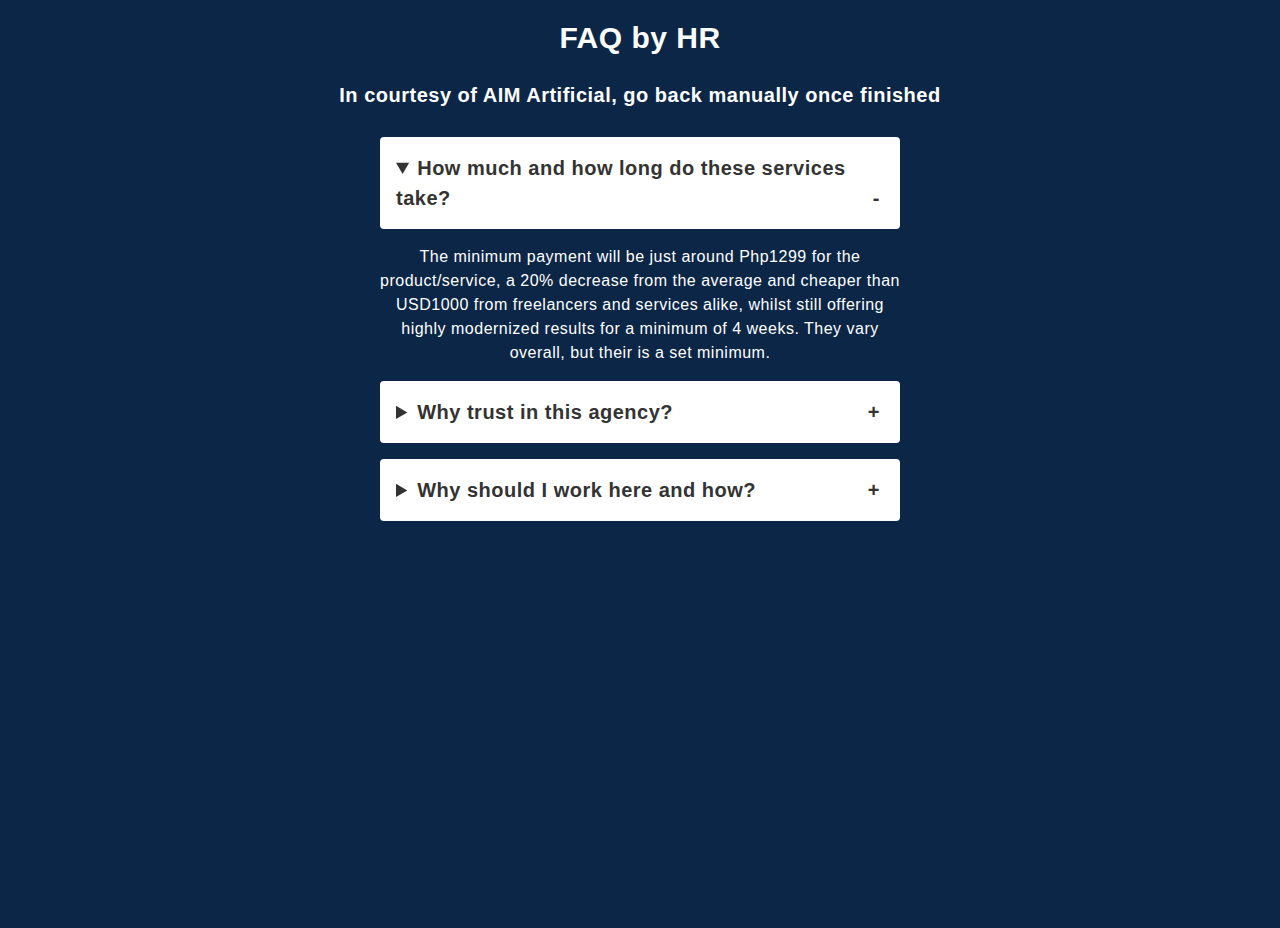
<file: justMAILinn/faq.html>
<!DOCTYPE html>
<html>
  <head>
    <link rel="stylesheet" href="assets/css/faq.css">

    <!-- favicon -->
    <link
      rel="apple-touch-icon"
      sizes="180x180"
      href="assets/images\x-icon\apple-touch-icon.png"
    />
    <link
      rel="icon"
      type="image/png"
      sizes="32x32"
      href="assets/images\x-icon\favicon-32x32.png"
    />
    <link
      rel="icon"
      type="image/png"
      sizes="16x16"
      href="assets/images\x-icon\favicon-16x16.png"
    />
    
  </head>
<body>
  <h1>FAQ by HR</h1>
  <h4>In courtesy of AIM Artificial, go back manually once finished</h4>
  <main>
  <details open>
    <summary>How much and how long do these services take?</summary>
    <div class="faq__content">
      <p>The minimum payment will be just around Php1299 for the product/service, a 20% decrease from the average and cheaper than USD1000 from freelancers and services alike, whilst still offering highly modernized results for a minimum of 4 weeks. They vary overall, but their is a set minimum.</p>
    </div>
  </details>

    <details>
    <summary>Why trust in this agency?</summary>
    <div class="faq__content">
      <p>Not only is there a full refund if services do not meet your standards with valid reason, but there is also highly proficient staff that will check and manage your automations and AI integrations for the first few days. Extra payment can also be planned for a monthly maintenance.</p>
    </div>
  </details>

  <details>
    <summary>Why should I work here and how?</summary>
    <div class="faq__content">
      <p>The agency, not just the owners, will provide full employee customization on work schedules and provide better financial incentives than most agencies, since they take 85% of earnings from payments of a client.. Of course, we are not perfect, so we are willing to talk about concerns and problems when available through your cooperation.</p>
    </div>
  </details>
   </main>
</body>
</html>
</file>
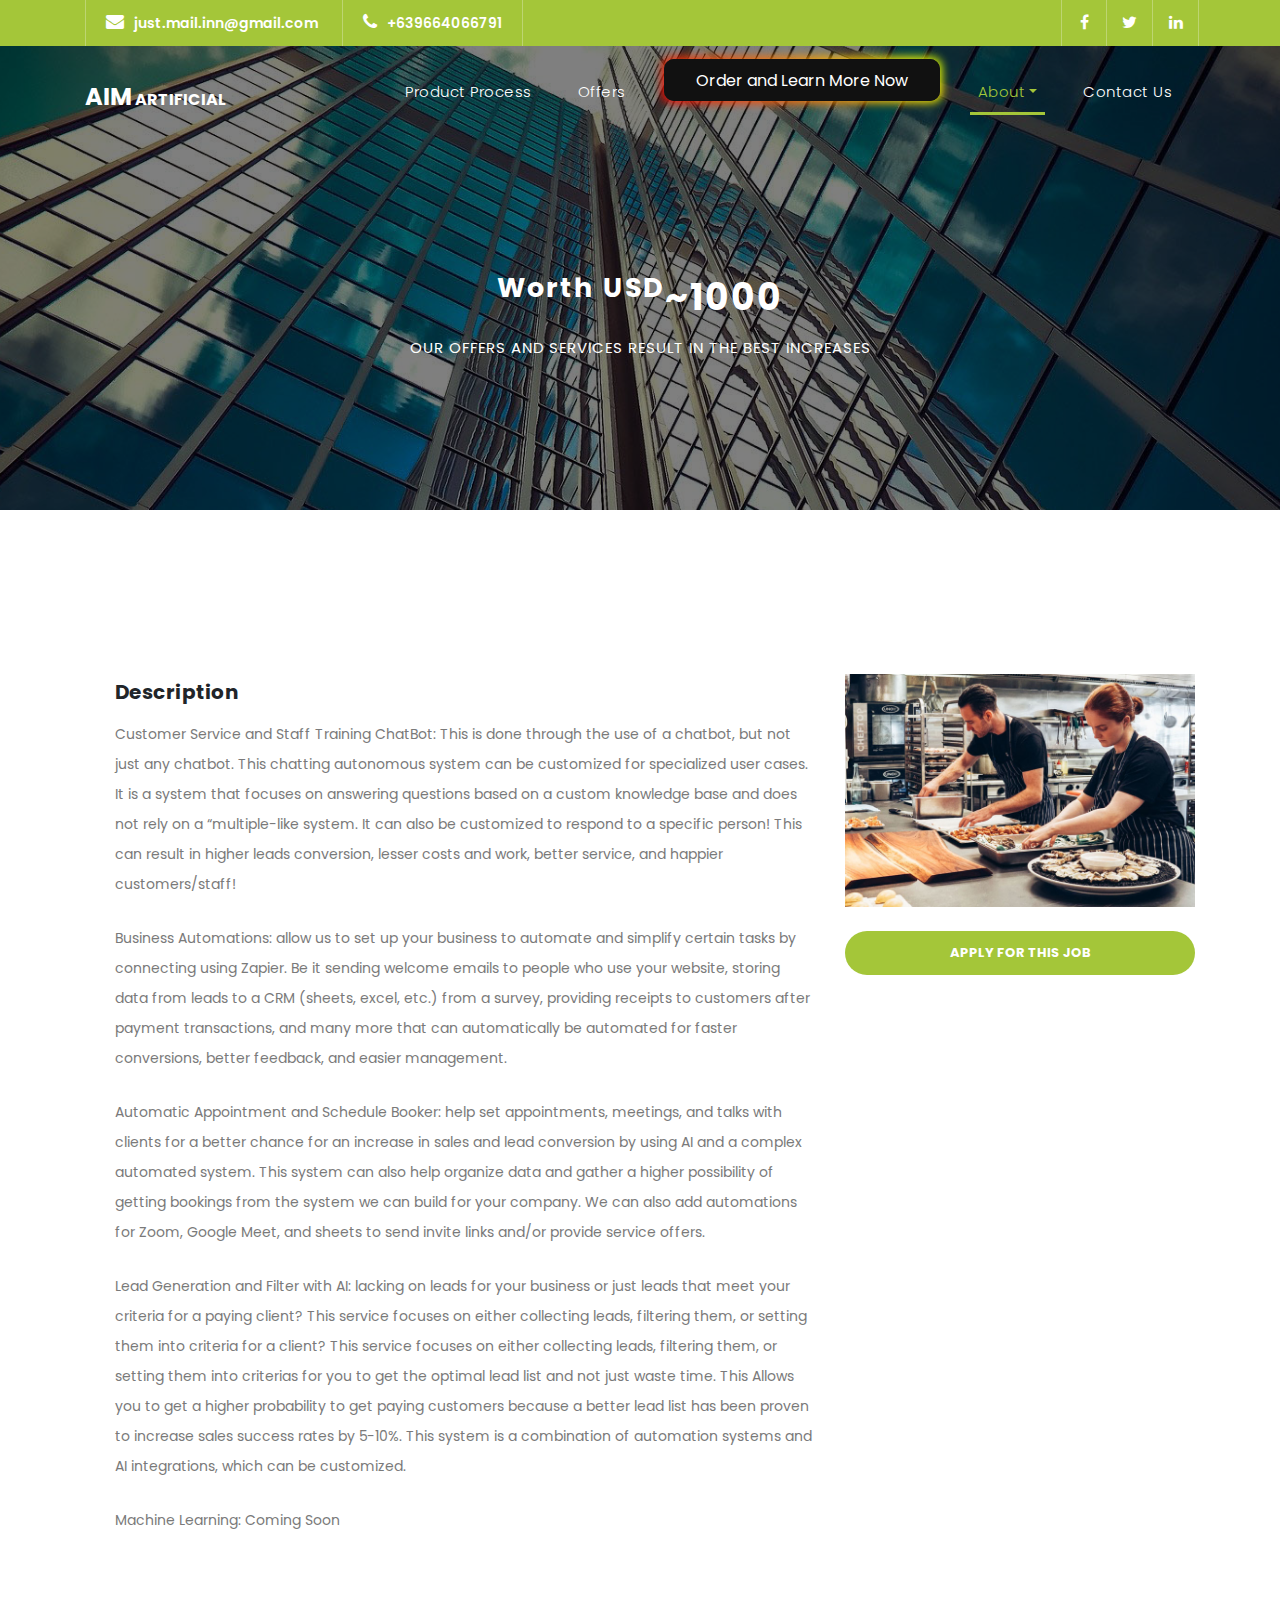
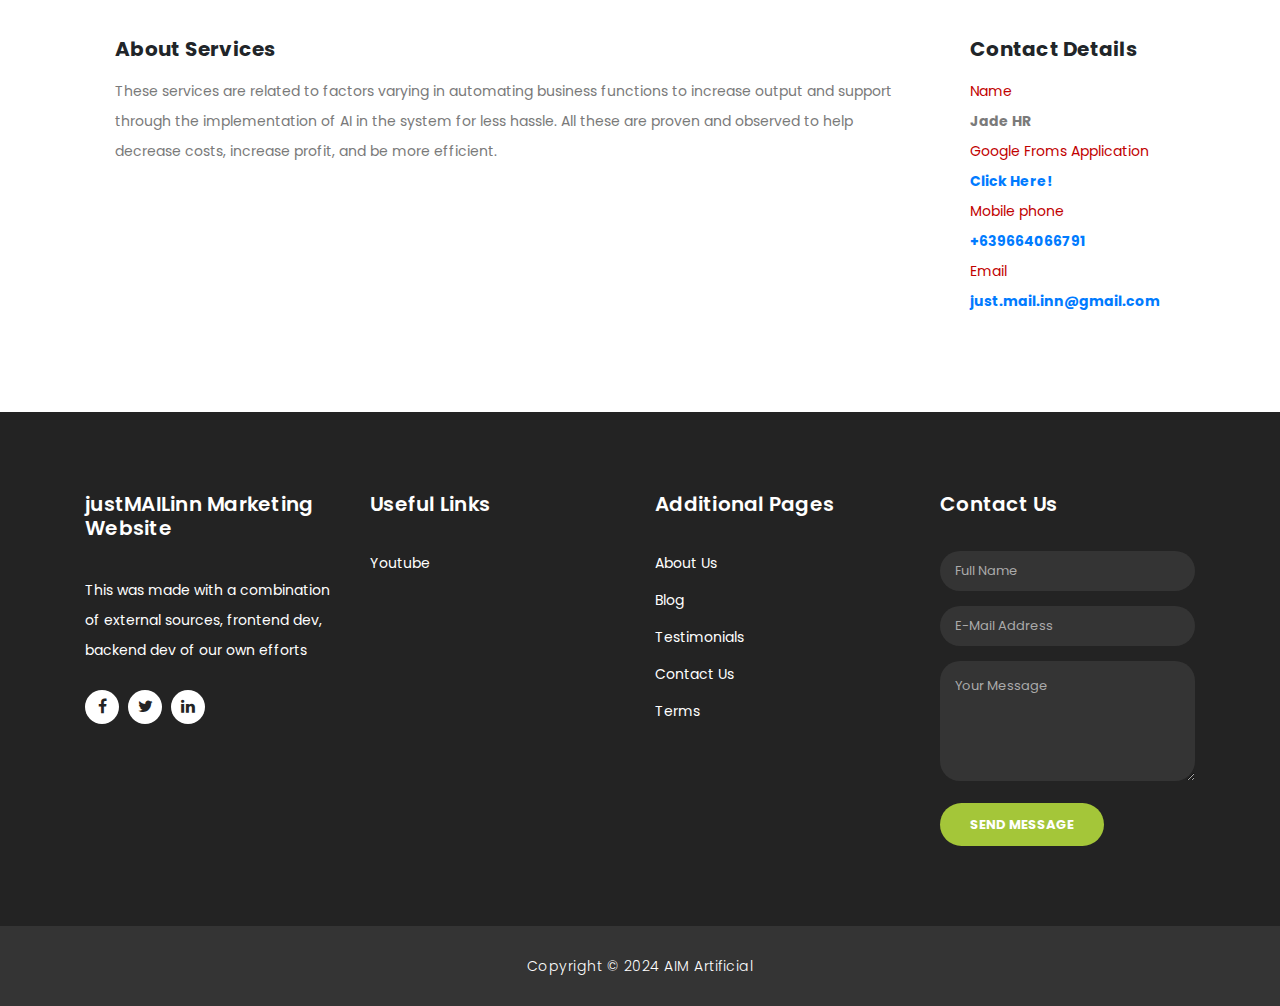
<file: justMAILinn/job-details.html>
<!DOCTYPE html>
<html lang="en">

  <head>

    <meta charset="utf-8">
    <meta name="viewport" content="width=device-width, initial-scale=1, shrink-to-fit=no">
    <meta name="description" content="">
    <meta name="author" content="">
    <link href="https://fonts.googleapis.com/css?family=Poppins:100,200,300,400,500,600,700,800,900&display=swap" rel="stylesheet">

    <title>Job Details</title>

    <!-- Bootstrap core CSS -->
    <link href="vendor/bootstrap/css/bootstrap.min.css" rel="stylesheet">
    
    <!-- favicon -->
    <link
      rel="apple-touch-icon"
      sizes="180x180"
      href="assets/images\x-icon\apple-touch-icon.png"
    />
    <link
      rel="icon"
      type="image/png"
      sizes="32x32"
      href="assets/images\x-icon\favicon-32x32.png"
    />
    <link
      rel="icon"
      type="image/png"
      sizes="16x16"
      href="assets/images\x-icon\favicon-16x16.png"
    />

    <!-- Additional CSS Files -->
    <link rel="stylesheet" href="assets/css/fontawesome.css">
    <link rel="stylesheet" href="assets/css/page.css">
    <link rel="stylesheet" href="assets/css/owl.css">
  </head>

  <body>

    <!-- ***** Preloader Start ***** -->
    <div id="preloader">
        <div class="jumper">
            <div></div>
            <div></div>
            <div></div>
        </div>
    </div>  
    <!-- ***** Preloader End ***** -->

  <!-- Header -->
  <div class="sub-header">
    <div class="container">
      <div class="row">
        <div class="col-md-8 col-xs-12">
          <ul class="left-info">
            <li><a href="https://mail.google.com/mail/u/4/#inbox?compose=new"><i class="fa fa-envelope"></i>just.mail.inn@gmail.com</a></li>
            <li><a href="https://www.youtube.com/channel/UCLmHpbdjTLqGzHocxJ6mPCg"><i class="fa fa-phone"></i>+639664066791</a></li>
          </ul>
        </div>
        <div class="col-md-4">
          <ul class="right-icons">
            <li><a href="https://www.facebook.com/profile.php?id=100088919499191"><i class="fa fa-facebook"></i></a></li>
            <li><a href="https://twitter.com/just_mail_inn"><i class="fa fa-twitter"></i></a></li>
            <li><a href="https://www.instagram.com/just_mail_inn/"><i class="fa fa-linkedin"></i></a></li>
          </ul>
        </div>
      </div>
    </div>
  </div>
  
  <header class="">
    <nav class="navbar navbar-expand-lg">
      <div class="container">
        <a class="navbar-brand" href="index.html"><h2>AIM<em> Artificial</em></h2></a>
        <button class="navbar-toggler" type="button" data-toggle="collapse" data-target="#navbarResponsive" aria-controls="navbarResponsive" aria-expanded="false" aria-label="Toggle navigation">
          <span class="navbar-toggler-icon"></span>
        </button>
        <div class="collapse navbar-collapse" id="navbarResponsive">
          <ul class="navbar-nav ml-auto">
            <li class="nav-item">
              <a class="nav-link" href="roadmap.html">Product Process</a>
                <span class="sr-only">(current)</span>
              </a>
            </li>
            <li class="nav-item">
             <a class="nav-link" href="https://forms.gle/awN353gHYELSdmP87">Offers</a>
            </li>
            <li class="nav-item">
              <a class="payment" role="payment" href="jobs.html">Order and Learn More Now</a>
           </li>
            <li class="nav-item dropdown active">
              <a class="dropdown-toggle nav-link" data-toggle="dropdown" href="#" role="button" aria-haspopup="true" aria-expanded="false">About</a>
            
              <div class="dropdown-menu">
                  <a class="dropdown-item" href="about.html">About Us</a>
                  <a class="dropdown-item" href="blog.html">Blog</a>
                  <a class="dropdown-item" href="testimonials.html">Testimonials</a>
                  <a class="dropdown-item" href="terms.html">Terms of Service</a>
                  <a class="dropdown-item" href="roadmap.html">Roadmap</a>
                  <a class="dropdown-item" href="faq.html">FAQ</a>
              </div>
            </li>
            <li class="nav-item">
              <a class="nav-link" href="contact.html">Contact Us</a>
            </li>
          </ul>
        </div>
      </div>
    </nav>
  </header>

    <!-- Page Content -->
    <div class="page-heading header-text">
      <div class="container">
        <div class="row">
          <div class="col-md-12">
            <h1><sup>Worth USD</sup>~1000 </h1>

            <span>Our Offers and Services Result in the BEST Increases</span>
          </div>
        </div>
      </div>
    </div>

    <div class="services">
      <div class="container">
        <div class="row">
          <div class="col-md-8">
            <div class="tabs-content" style="display: block;">
              <h4>Description</h4>

              <p>Customer Service and Staff Training ChatBot: This is done through the use of a chatbot, but not just any chatbot. This chatting autonomous system can be customized for specialized user cases. It is a system that focuses on answering questions based on a custom knowledge base and does not rely on a “multiple-like system. It can also be customized to respond to a specific person! This can result in higher leads conversion, lesser costs and work, better service, and happier customers/staff!
              </p>

              <br>

              <p>Business Automations: allow us to set up your business to automate and simplify certain tasks by connecting using Zapier. Be it sending welcome emails to people who use your website, storing data from leads to a CRM (sheets, excel, etc.) from a survey, providing receipts to customers after payment transactions, and many more that can automatically be automated for faster conversions, better feedback, and easier management.
              </p>

              <br>

              <p>Automatic Appointment and Schedule Booker: help set appointments, meetings, and talks with clients for a better chance for an increase in sales and lead conversion by using AI and a complex automated system. This system can also help organize data and gather a higher possibility of getting bookings from the system we can build for your company. We can also add automations for Zoom, Google Meet, and sheets to send invite links and/or provide service offers.
              </p>
              
              <br>

              <p>Lead Generation and Filter with AI: lacking on leads for your business or just leads that meet your criteria for a paying client? This service focuses on either collecting leads, filtering them, or setting them into criteria for a client? This service focuses on either collecting leads, filtering them, or setting them into criterias for you to get the optimal lead list and not just waste time. This Allows you to get a higher probability to get paying customers because a better lead list has been proven to increase sales success rates by 5-10%. This system is a combination of automation systems and AI integrations, which can be customized.

              </p>
            
              <br>

              <p>Machine Learning: Coming Soon
              </p>
              
              <br>

            </div>

            <br>
          </div>

          <div class="col-md-4">
            <br>
            <div>
              <img src="assets/images/product-1-720x480.jpg" alt="" class="img-fluid wc-image">
            </div>
            <br>

            <a href="contact.html" class="filled-button text-center" style="display: block">Apply for this Job</a>

            <br>
          </div>
        </div>

        <br>

        <div class="row">
          <div class="col-lg-9">
            <div class="tabs-content" style="display: block;">
              <h4>About Services</h4>

              <p>These services are related to factors varying in automating business functions to increase output and support through the implementation of AI in the system for less hassle. All these are proven and observed to help decrease costs, increase profit, and be more efficient.
              </p>

              
            </div>
          </div>

          <div class="col-lg-3">
            <div class="tabs-content">
              <h4>Contact Details</h4>

              <p>
                <span>Name</span>
              
                <br>
              
                <strong>Jade HR</strong>
              </p>
              
              <p>
                <span>Google Froms Application</span>
              
                <br>
                
                <strong>
                  <a href="#">Click Here!</a>
                </strong>
              </p>
              
              <p>
                <span>Mobile phone</span>
              
                <br>
                
                <strong>
                  <a href="tel+:639664066791">+639664066791</a>
                </strong>
              </p>
              
              <p>
                <span>Email</span>
              
                <br>
                
                <strong>
                  <a href="mailto:just.mail.inn@gmail.com">just.mail.inn@gmail.com</a>
                </strong>
              </p>
            </div>
          </div>
        </div>

        <br>



        <br>
        <br>
        <br>
      </div>
    </div>

    <!-- Footer Starts Here -->
    <footer>
      <div class="container">
        <div class="row">
          <div class="col-md-3 footer-item">
            <h4>justMAILinn Marketing Website</h4>
            <p>This was made with a combination of external sources, frontend dev, backend dev of our own efforts</p>
            <ul class="social-icons">
              <li><a rel="nofollow" href="https://www.facebook.com/profile.php?id=100088919499191" target="_blank"><i class="fa fa-facebook"></i></a></li>
              <li><a href="https://twitter.com/just_mail_inn"><i class="fa fa-twitter"></i></a></li>
              <li><a href="https://www.instagram.com/just_mail_inn/"><i class="fa fa-linkedin"></i></a></li>
            </ul>
          </div>
          <div class="col-md-3 footer-item">
            <h4>Useful Links</h4>
            <ul class="menu-list">
              <li><a href="https://www.youtube.com/channel/UCLmHpbdjTLqGzHocxJ6mPCg">Youtube</a></li>
            </ul>
          </div>
          <div class="col-md-3 footer-item">
            <h4>Additional Pages</h4>
            <ul class="menu-list">
              <li><a href="about.html">About Us</a></li>
              <li><a href="blog.html">Blog</a></li>
              <li><a href="testimonials.html">Testimonials</a></li>
              <li><a href="contact.html">Contact Us</a></li>
              <li><a href="terms.html">Terms</a></li>
            </ul>
          </div>
          <div class="col-md-3 footer-item last-item">
            <h4>Contact Us</h4>
            <div class="contact-form">
              <form id="contact footer-contact" action="" method="post">
                <div class="row">
                  <div class="col-lg-12 col-md-12 col-sm-12">
                    <fieldset>
                      <input name="name" type="text" class="form-control" id="name" placeholder="Full Name" required="">
                    </fieldset>
                  </div>
                  <div class="col-lg-12 col-md-12 col-sm-12">
                    <fieldset>
                      <input name="email" type="text" class="form-control" id="email" pattern="[^ @]*@[^ @]*" placeholder="E-Mail Address" required="">
                    </fieldset>
                  </div>
                  <div class="col-lg-12">
                    <fieldset>
                      <textarea name="message" rows="6" class="form-control" id="message" placeholder="Your Message" required=""></textarea>
                    </fieldset>
                  </div>
                  <div class="col-lg-12">
                    <fieldset>
                      <button type="submit" id="form-submit" class="filled-button">Send Message</button>
                    </fieldset>
                  </div>
                </div>
              </form>
            </div>
          </div>
        </div>
      </div>
    </footer>
    
    <div class="sub-footer">
      <div class="container">
        <div class="row">
          <div class="col-md-12">
            <p>
                Copyright © 2024 AIM Artificial
            </p>
          </div>
        </div>
      </div>
    </div>

    <!-- Modal -->
    <div class="modal fade" id="exampleModal" tabindex="-1" role="dialog" aria-labelledby="exampleModalLabel" aria-hidden="true">
      <div class="modal-dialog modal-lg" role="document">
        <div class="modal-content">
          <div class="modal-header">
            <h5 class="modal-title" id="exampleModalLabel">Enquiry</h5>
            <button type="button" class="close" data-dismiss="modal" aria-label="Close">
              <span aria-hidden="true">&times;</span>
            </button>
          </div>
          <div class="modal-body">
            <form action="#" id="contact">
                <div class="row">
                     <div class="col-md-6">
                        <div class="form-group">
                          <input type="text" class="form-control" placeholder="Enter full name" required="">
                        </div>
                     </div>

                     <div class="col-md-6">
                        <div class="form-group">
                          <input type="text" class="form-control" placeholder="Enter email address" required="">
                        </div>
                     </div>
                </div>

                <div class="row">
                     <div class="col-md-6">
                        <div class="form-group">
                          <input type="text" class="form-control" placeholder="Enter phone" required="">
                        </div>
                     </div>

                     <div class="col-md-6">
                        <div class="row">
                           <div class="col-md-6">
                              <div class="form-group">
                                <input type="text" class="form-control" placeholder="From date" required="">
                              </div>
                           </div>

                           <div class="col-md-6">
                              <div class="form-group">
                                <input type="text" class="form-control" placeholder="To date" required="">
                              </div>
                           </div>
                        </div>
                     </div>
                </div>
            </form>
          </div>
          <div class="modal-footer">
            <button type="button" class="btn btn-secondary" data-dismiss="modal">Cancel</button>
            <button type="button" class="btn btn-primary">Send Request</button>
          </div>
        </div>
      </div>
    </div>

    <!-- Bootstrap core JavaScript -->
    <script src="vendor/jquery/jquery.min.js"></script>
    <script src="vendor/bootstrap/js/bootstrap.bundle.min.js"></script>

    <!-- Additional Scripts -->
    <script src="assets/js/custom.js"></script>
    <script src="assets/js/owl.js"></script>
    <script src="assets/js/slick.js"></script>
    <script src="assets/js/accordions.js"></script>

    <script language = "text/Javascript"> 
      cleared[0] = cleared[1] = cleared[2] = 0; //set a cleared flag for each field
      function clearField(t){                   //declaring the array outside of the
      if(! cleared[t.id]){                      // function makes it static and global
          cleared[t.id] = 1;  // you could use true and false, but that's more typing
          t.value='';         // with more chance of typos
          t.style.color='#fff';
          }
      }
    </script>

  </body>
</html>
</file>
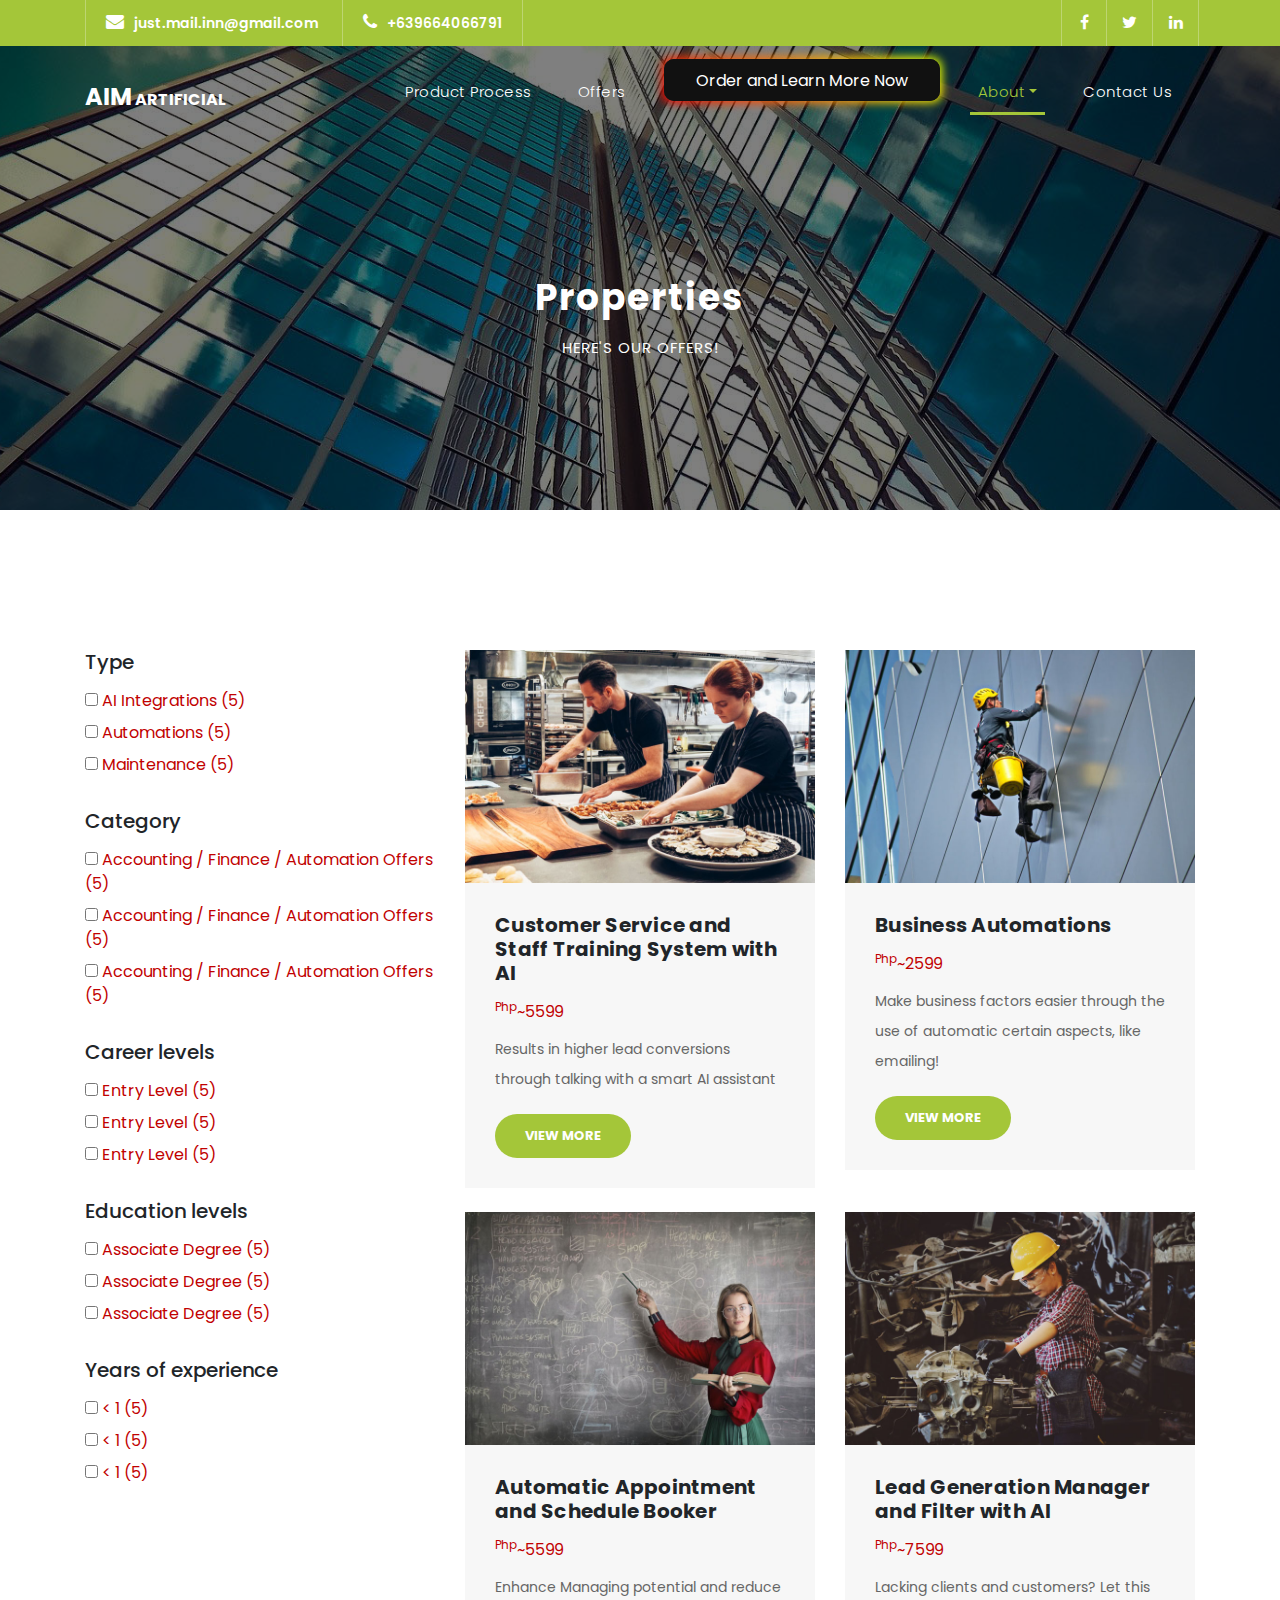
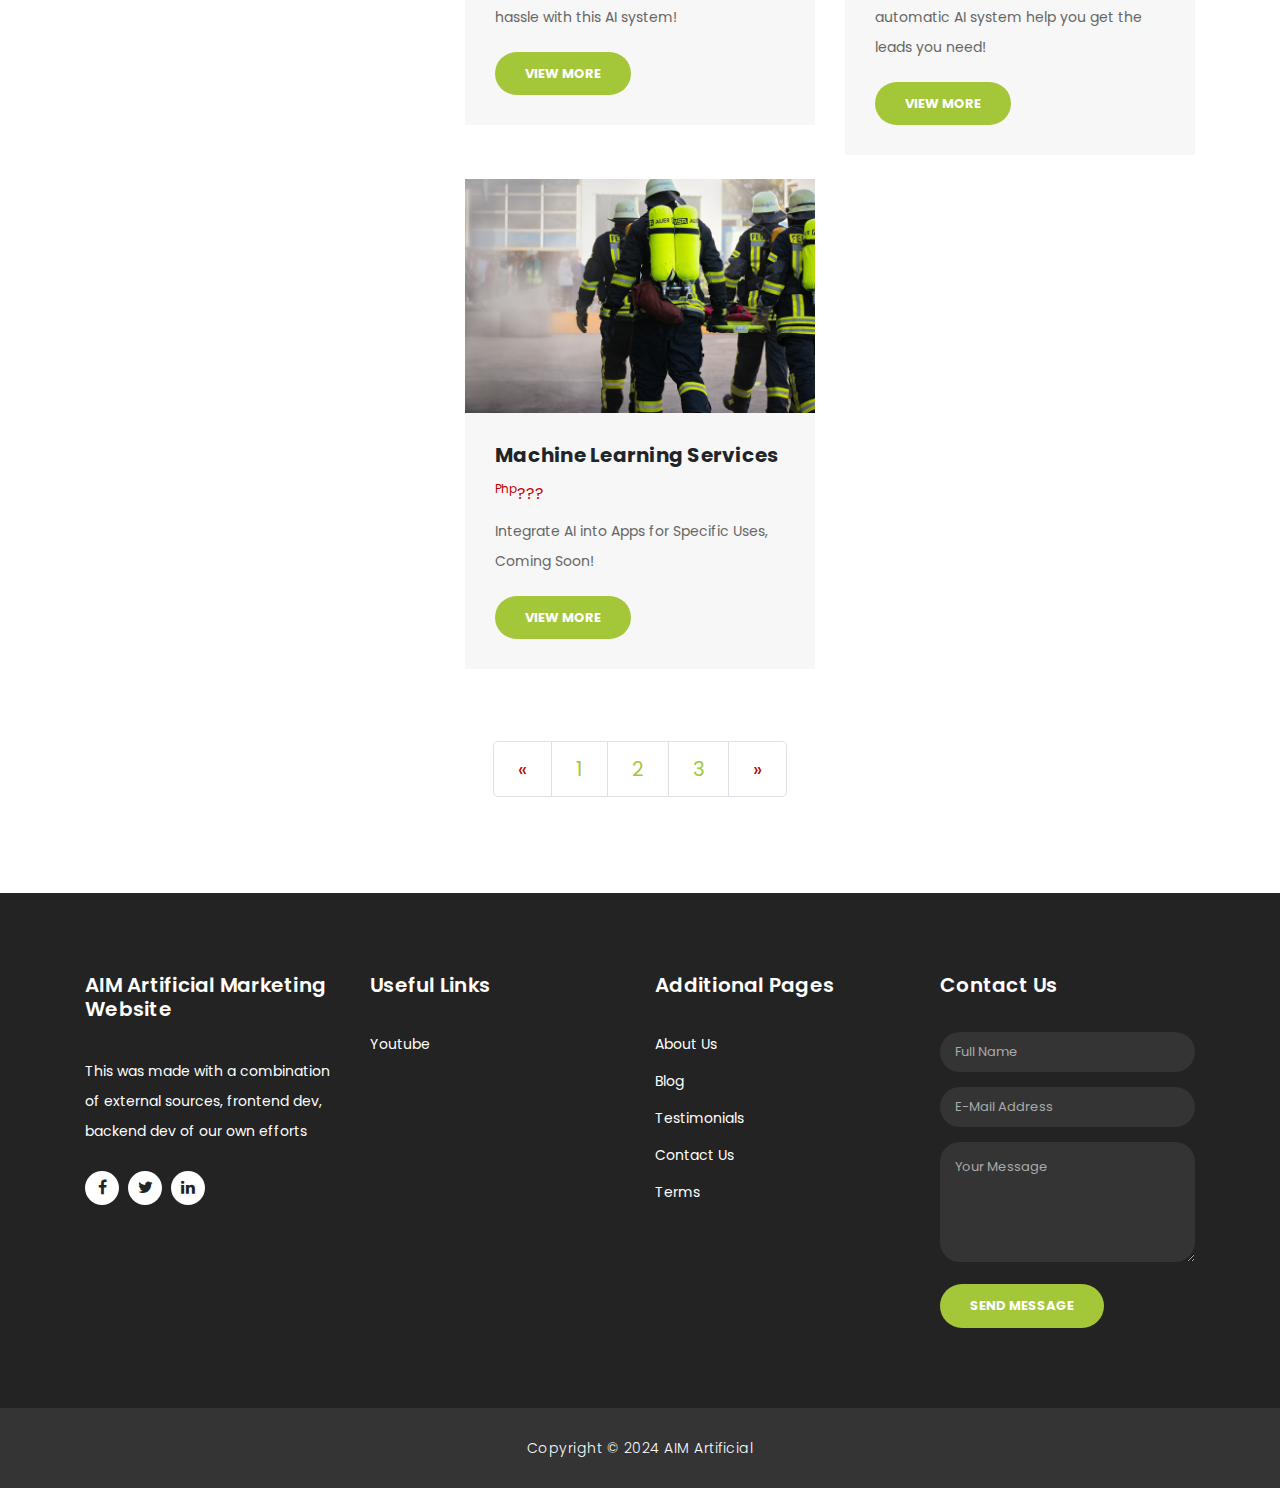
<file: justMAILinn/jobs.html>
<!DOCTYPE html>
<html lang="en">

  <head>

    <meta charset="utf-8">
    <meta name="viewport" content="width=device-width, initial-scale=1, shrink-to-fit=no">
    <meta name="description" content="">
    <meta name="author" content="">
    <link href="https://fonts.googleapis.com/css?family=Poppins:100,200,300,400,500,600,700,800,900&display=swap" rel="stylesheet">

    <title>AIM Offers with AI and Automations</title>

    <!-- Bootstrap core CSS -->
    <link href="vendor/bootstrap/css/bootstrap.min.css" rel="stylesheet">
    
    <!-- favicon -->
    <link
      rel="apple-touch-icon"
      sizes="180x180"
      href="assets/images\x-icon\apple-touch-icon.png"
    />
    <link
      rel="icon"
      type="image/png"
      sizes="32x32"
      href="assets/images\x-icon\favicon-32x32.png"
    />
    <link
      rel="icon"
      type="image/png"
      sizes="16x16"
      href="assets/images\x-icon\favicon-16x16.png"
    />

    <!-- Additional CSS Files -->
    <link rel="stylesheet" href="assets/css/fontawesome.css">
    <link rel="stylesheet" href="assets/css/page.css">
    <link rel="stylesheet" href="assets/css/owl.css">
  </head>

  <body>

    <!-- ***** Preloader Start ***** -->
    <div id="preloader">
        <div class="jumper">
            <div></div>
            <div></div>
            <div></div>
        </div>
    </div>  
    <!-- ***** Preloader End ***** -->

  <!-- Header -->
  <div class="sub-header">
    <div class="container">
      <div class="row">
        <div class="col-md-8 col-xs-12">
          <ul class="left-info">
            <li><a href="https://mail.google.com/mail/u/4/#inbox?compose=new"><i class="fa fa-envelope"></i>just.mail.inn@gmail.com</a></li>
            <li><a href="https://www.youtube.com/channel/UCLmHpbdjTLqGzHocxJ6mPCg"><i class="fa fa-phone"></i>+639664066791</a></li>
          </ul>
        </div>
        <div class="col-md-4">
          <ul class="right-icons">
            <li><a href="https://www.facebook.com/aim.artificial/"><i class="fa fa-facebook"></i></a></li>
            <li><a href="https://twitter.com/just_mail_inn"><i class="fa fa-twitter"></i></a></li>
            <li><a href="https://www.instagram.com/aim.artificial/"><i class="fa fa-linkedin"></i></a></li>
          </ul>
        </div>
      </div>
    </div>
  </div>
  
  <header class="">
    <nav class="navbar navbar-expand-lg">
      <div class="container">
        <a class="navbar-brand" href="index.html"><h2>AIM<em> Artificial</em></h2></a>
        <button class="navbar-toggler" type="button" data-toggle="collapse" data-target="#navbarResponsive" aria-controls="navbarResponsive" aria-expanded="false" aria-label="Toggle navigation">
          <span class="navbar-toggler-icon"></span>
        </button>
        <div class="collapse navbar-collapse" id="navbarResponsive">
          <ul class="navbar-nav ml-auto">
            <li class="nav-item">
              <a class="nav-link" href="roadmap.html">Product Process</a>
                <span class="sr-only">(current)</span>
              </a>
            </li>
            <li class="nav-item">
             <a class="nav-link" href="https://forms.gle/awN353gHYELSdmP87">Offers</a>
            </li>
            <li class="nav-item">
              <a class="payment" role="payment" href="jobs.html">Order and Learn More Now</a>
           </li>
            <li class="nav-item dropdown active">
              <a class="dropdown-toggle nav-link" data-toggle="dropdown" href="#" role="button" aria-haspopup="true" aria-expanded="false">About</a>
            
              <div class="dropdown-menu">
                  <a class="dropdown-item" href="about.html">About Us</a>
                  <a class="dropdown-item" href="blog.html">Blog</a>
                  <a class="dropdown-item" href="testimonials.html">Testimonials</a>
                  <a class="dropdown-item" href="terms.html">Terms of Service</a>
                  <a class="dropdown-item" href="roadmap.html">Roadmap</a>
                  <a class="dropdown-item" href="faq.html">FAQ</a>
              </div>
            </li>
            <li class="nav-item">
              <a class="nav-link" href="contact.html">Contact Us</a>
            </li>
          </ul>
        </div>
      </div>
    </nav>
  </header>

    <!-- Page Content -->
    <div class="page-heading header-text">
      <div class="container">
        <div class="row">
          <div class="col-md-12">
            <h1>Properties</h1>
            <span>Here's Our Offers!</span>
          </div>
        </div>
      </div>
    </div>

    <div class="services">
      <div class="container">
        <div class="row">
          <div class="col-lg-4">
            <form action="#">
                 <h5 style="margin-bottom: 15px">Type</h5>

                 <div>
                      <label>
                           <input type="checkbox">

                           <span>AI Integrations (5)</span>
                      </label>
                 </div>

                 <div>
                      <label>
                           <input type="checkbox">

                           <span>Automations (5)</span>
                      </label>
                 </div>

                 <div>
                      <label>
                           <input type="checkbox">

                           <span>Maintenance (5)</span>
                      </label>
                 </div>

                 <br>

                 <h5 style="margin-bottom: 15px">Category</h5>

                 <div>
                      <label>
                           <input type="checkbox">

                           <span>Accounting / Finance / Automation Offers (5)</span>
                      </label>
                 </div>

                 <div>
                      <label>
                           <input type="checkbox">

                           <span>Accounting / Finance / Automation Offers (5)</span>
                      </label>
                 </div>

                 <div>
                      <label>
                           <input type="checkbox">

                           <span>Accounting / Finance / Automation Offers (5)</span>
                      </label>
                 </div>

                 <br>

                 <h5 style="margin-bottom: 15px">Career levels</h5>

                 <div>
                      <label>
                           <input type="checkbox">

                           <span>Entry Level (5)</span>
                      </label>
                 </div>

                 <div>
                      <label>
                           <input type="checkbox">

                           <span>Entry Level (5)</span>
                      </label>
                 </div>

                 <div>
                      <label>
                           <input type="checkbox">

                           <span>Entry Level (5)</span>
                      </label>
                 </div>

                 <br>

                 <h5 style="margin-bottom: 15px">Education levels</h5>

                 <div>
                      <label>
                           <input type="checkbox">

                           <span>Associate Degree (5)</span>
                      </label>
                 </div>

                 <div>
                      <label>
                           <input type="checkbox">

                           <span>Associate Degree (5)</span>
                      </label>
                 </div>

                 <div>
                      <label>
                           <input type="checkbox">

                           <span>Associate Degree (5)</span>
                      </label>
                 </div>

                 <br>


                 <h5 style="margin-bottom: 15px">Years of experience</h5>

                 <div>
                      <label>
                           <input type="checkbox">

                            <span>&lt; 1 (5)</span>
                      </label>
                 </div>

                 <div>
                      <label>
                           <input type="checkbox">

                            <span>&lt; 1 (5)</span>
                      </label>
                 </div>

                 <div>
                      <label>
                           <input type="checkbox">

                            <span>&lt; 1 (5)</span>
                      </label>
                 </div>
            </form>
            
            <br>
          </div>

          <div class="col-lg-8">
            <div class="row">
          <div class="col-md-6">
            <div class="service-item">
              <img src="assets/images/product-1-720x480.jpg" alt="">
              <div class="down-content">
                <h4>Customer Service and Staff Training System with AI</h4>
                <div style="margin-bottom:10px;">
                  <span><sup>Php</sup>~5599 </span>
                </div>

                <p>Results in higher lead conversions through talking with a smart AI assistant
                </p>

                <a href="job-details.html" class="filled-button">View More</a>
              </div>
            </div>

            <br>
          </div>

          <div class="col-md-6">
            <div class="service-item">
              <img src="assets/images/product-2-720x480.jpg" alt="">
              <div class="down-content">
                <h4>Business Automations</h4>
                <div style="margin-bottom:10px;">
                  <span><sup>Php</sup>~2599 </span>
                </div>

                <p>Make business factors easier through the use of automatic certain aspects, like emailing!</p>

                <a href="job-details.html" class="filled-button">View More</a>
              </div>
            </div>

            <br>
          </div>

          <div class="col-md-6">
            <div class="service-item">
              <img src="assets/images/product-3-720x480.jpg" alt="">
              <div class="down-content">
                <h4>Automatic Appointment and Schedule Booker</h4>
                <div style="margin-bottom:10px;">
                  <span><sup>Php</sup>~5599 </span>
                </div>

                <p>Enhance Managing potential and reduce hassle with this AI system!
                </p>

                <a href="job-details.html" class="filled-button">View More</a>
              </div>
            </div>

            <br>
          </div>

          <div class="col-md-6">
            <div class="service-item">
              <img src="assets/images/product-4-720x480.jpg" alt="">
              <div class="down-content">
                <h4>Lead Generation Manager and Filter with AI</h4>
                <div style="margin-bottom:10px;">
                  <span><sup>Php</sup>~7599 </span>
                </div>

                <p>Lacking clients and customers? Let this automatic AI system help you get the leads you need!</p>

                <a href="job-details.html" class="filled-button">View More</a>
              </div>
            </div>

            <br>
          </div>

          <div class="col-md-6">
            <div class="service-item">
              <img src="assets/images/product-5-720x480.jpg" alt="">
              <div class="down-content">
                <h4> Machine Learning Services</h4>
                <div style="margin-bottom:10px;">
                  <span><sup>Php</sup>??? </span>
                </div>

                <p> Integrate AI into Apps for Specific Uses, Coming Soon!
                </p>

                <a href="job-details.html" class="filled-button">View More</a>
              </div>
            </div>

            <br>
          </div>

        </div>
          </div>
        </div>

        

        <br>
        <br>

        <nav>
          <ul class="pagination pagination-lg justify-content-center">
            <li class="page-item">
              <a class="page-link" href="#" aria-label="Previous">
                <span aria-hidden="true">«</span>
                <span class="sr-only">Previous</span>
              </a>
            </li>
            <li class="page-item"><a class="page-link" href="#">1</a></li>
            <li class="page-item"><a class="page-link" href="#">2</a></li>
            <li class="page-item"><a class="page-link" href="#">3</a></li>
            <li class="page-item">
              <a class="page-link" href="#" aria-label="Next">
                <span aria-hidden="true">»</span>
                <span class="sr-only">Next</span>
              </a>
            </li>
          </ul>
        </nav>

        <br>
        <br>
        <br>
        <br>
      </div>
    </div>

        <!-- Footer Starts Here -->
        <footer>
          <div class="container">
            <div class="row">
              <div class="col-md-3 footer-item">
                <h4>AIM Artificial Marketing Website</h4>
                <p>This was made with a combination of external sources, frontend dev, backend dev of our own efforts</p>
                <ul class="social-icons">
                  <li><a rel="nofollow" href="https://www.facebook.com/profile.php?id=100088919499191" target="_blank"><i class="fa fa-facebook"></i></a></li>
                  <li><a href="https://twitter.com/just_mail_inn"><i class="fa fa-twitter"></i></a></li>
                  <li><a href="https://www.instagram.com/just_mail_inn/"><i class="fa fa-linkedin"></i></a></li>
                </ul>
              </div>
              <div class="col-md-3 footer-item">
                <h4>Useful Links</h4>
                <ul class="menu-list">
                  <li><a href="https://www.youtube.com/channel/UCLmHpbdjTLqGzHocxJ6mPCg">Youtube</a></li>
                </ul>
              </div>
              <div class="col-md-3 footer-item">
                <h4>Additional Pages</h4>
                <ul class="menu-list">
                  <li><a href="about.html">About Us</a></li>
                  <li><a href="blog.html">Blog</a></li>
                  <li><a href="testimonials.html">Testimonials</a></li>
                  <li><a href="contact.html">Contact Us</a></li>
                  <li><a href="terms.html">Terms</a></li>
                </ul>
              </div>
              <div class="col-md-3 footer-item last-item">
                <h4>Contact Us</h4>
                <div class="contact-form">
                  <form id="contact footer-contact" action="" method="post">
                    <div class="row">
                      <div class="col-lg-12 col-md-12 col-sm-12">
                        <fieldset>
                          <input name="name" type="text" class="form-control" id="name" placeholder="Full Name" required="">
                        </fieldset>
                      </div>
                      <div class="col-lg-12 col-md-12 col-sm-12">
                        <fieldset>
                          <input name="email" type="text" class="form-control" id="email" pattern="[^ @]*@[^ @]*" placeholder="E-Mail Address" required="">
                        </fieldset>
                      </div>
                      <div class="col-lg-12">
                        <fieldset>
                          <textarea name="message" rows="6" class="form-control" id="message" placeholder="Your Message" required=""></textarea>
                        </fieldset>
                      </div>
                      <div class="col-lg-12">
                        <fieldset>
                          <button type="submit" id="form-submit" class="filled-button">Send Message</button>
                        </fieldset>
                      </div>
                    </div>
                  </form>
                </div>
              </div>
            </div>
          </div>
        </footer>
        
        <div class="sub-footer">
          <div class="container">
            <div class="row">
              <div class="col-md-12">
                <p>
                    Copyright © 2024 AIM Artificial
                </p>
              </div>
            </div>
          </div>
        </div>

    <!-- Bootstrap core JavaScript -->
    <script src="vendor/jquery/jquery.min.js"></script>
    <script src="vendor/bootstrap/js/bootstrap.bundle.min.js"></script>

    <!-- Additional Scripts -->
    <script src="assets/js/custom.js"></script>
    <script src="assets/js/owl.js"></script>
    <script src="assets/js/slick.js"></script>
    <script src="assets/js/accordions.js"></script>

    <script language = "text/Javascript"> 
      cleared[0] = cleared[1] = cleared[2] = 0; //set a cleared flag for each field
      function clearField(t){                   //declaring the array outside of the
      if(! cleared[t.id]){                      // function makes it static and global
          cleared[t.id] = 1;  // you could use true and false, but that's more typing
          t.value='';         // with more chance of typos
          t.style.color='#fff';
          }
      }
    </script>

  </body>
</html>
</file>
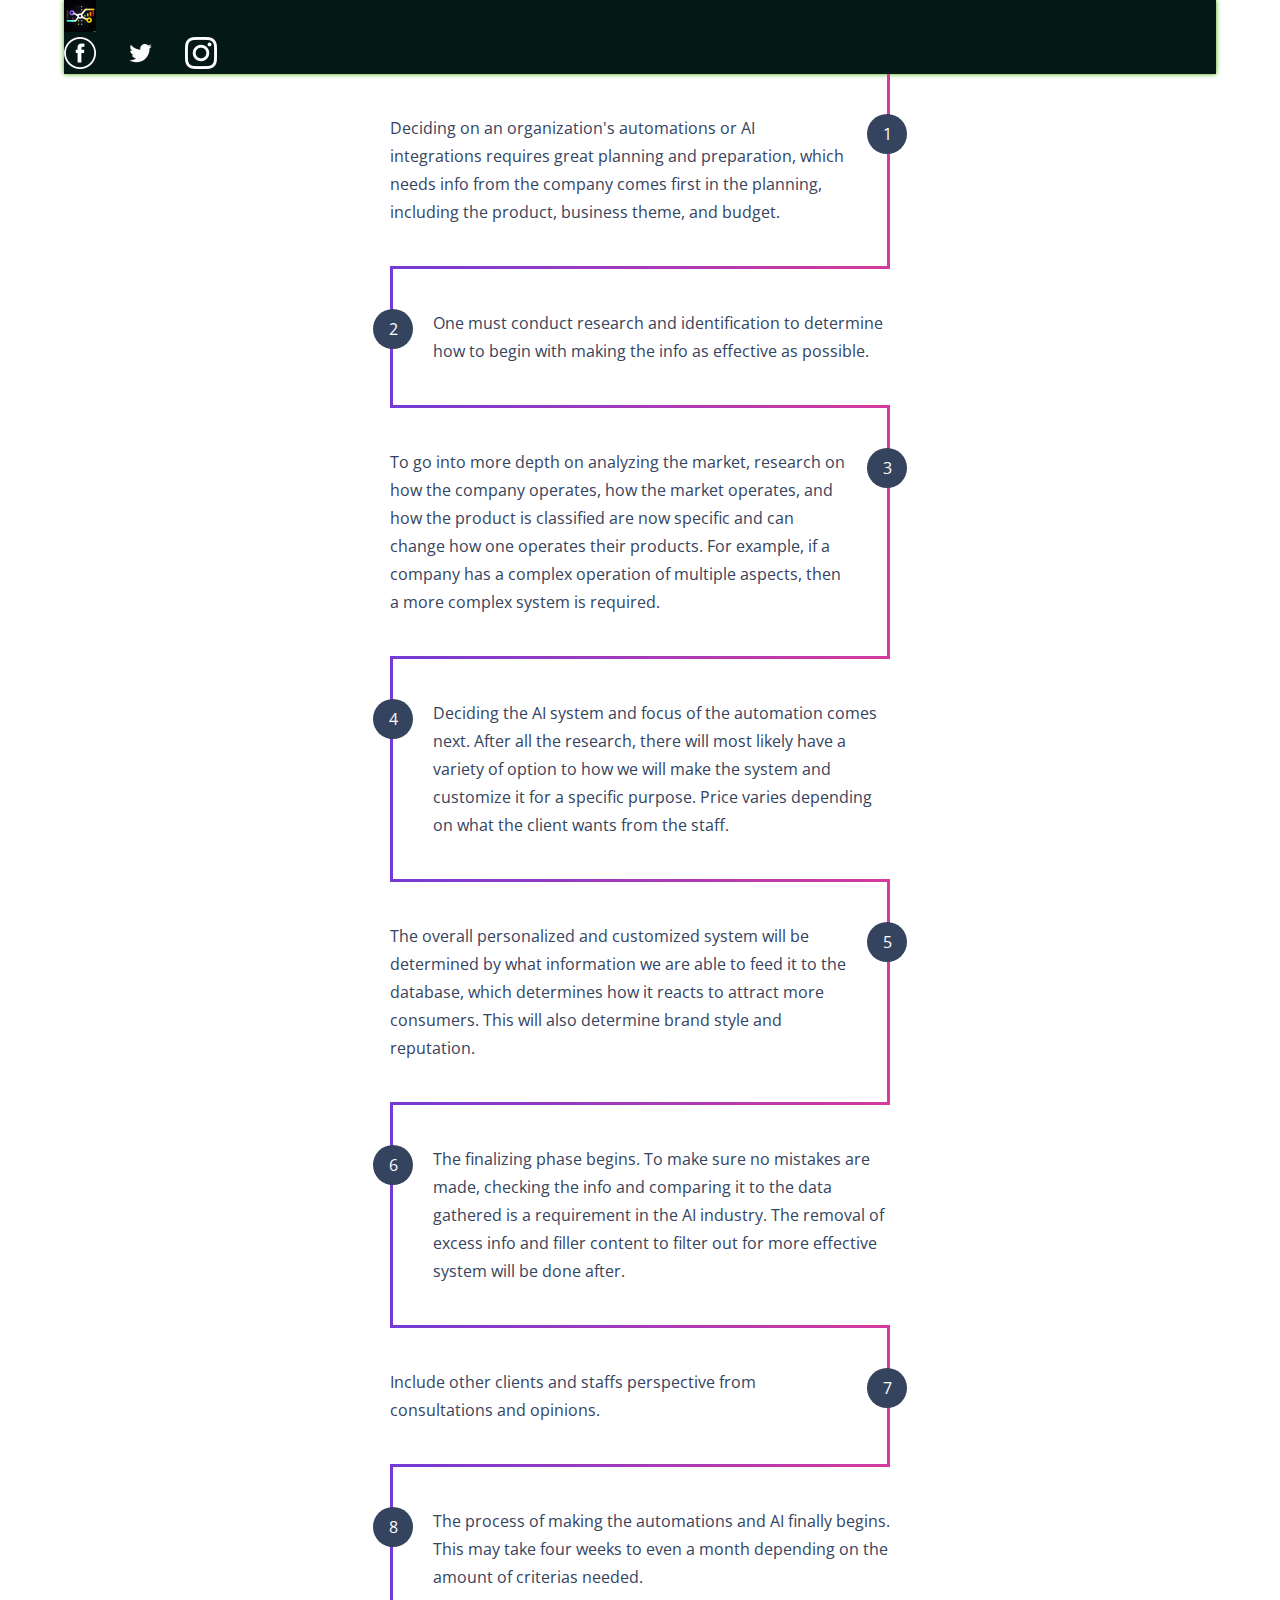
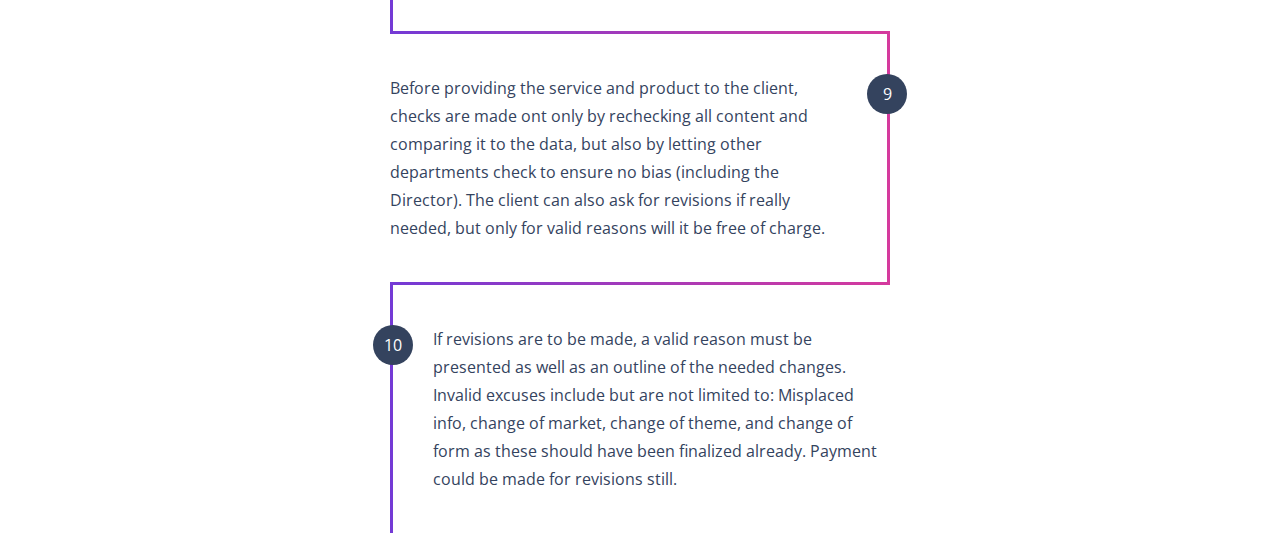
<file: justMAILinn/roadmap.html>
<!DOCTYPE html>
<html lang="en">

  <head>

    <meta charset="utf-8">
    <meta name="viewport" content="width=device-width, initial-scale=1, shrink-to-fit=no">
    <meta name="description" content="">
    <meta name="author" content="">
    <link href="https://fonts.googleapis.com/css?family=Poppins:100,200,300,400,500,600,700,800,900&display=swap" rel="stylesheet">

    <title>AIM Proccess</title>

    <!-- favicon -->
    <link
    rel="apple-touch-icon"
    sizes="180x180"
    href="assets/images\x-icon\apple-touch-icon.png"
    />
    <link
      rel="icon"
      type="image/png"
      sizes="32x32"
      href="assets/images\x-icon\favicon-32x32.png"
    />
    <link
      rel="icon"
      type="image/png"
      sizes="16x16"
      href="assets/images\x-icon\favicon-16x16.png"
    />
    <link rel="manifest" href="assets/images/x-icon/site.webmanifest" />
    <link rel="stylesheet" href="assets/css/roadmap.css">
  </head>

  <body>
    <header>
      <div class="container">
        <div class="logo">
          <a href="index.html">
            <img src="assets/images\x-icon\favicon-32x32.png" alt="logo" />
          </a>
        </div>
        <div class="menu">
          <a
            href="https://www.facebook.com/profile.php?id=100088919499191"
            target="_blank"
            rel="noopener noreferrer"
          >
            <img src="assets/images\header\FB\favicon-32x32.png" alt="Facebook" />
          </a>
          <a
            href="https://twitter.com/just_mail_inn"
            target="_blank"
            rel="noopener noreferrer"
          >
            <img src="assets/images/header/twitter.webp" alt="Twitter" />
          </a>
          <a
            href="https://www.instagram.com/just_mail_inn/"
            target="_blank"
            rel="noopener noreferrer"
          >
            <img src="assets/images\header\Instagram\favicon-32x32.png" alt="Instagram" />
          </a>
        </div>
      </div>
    </header>

    <main>
      <p>Deciding on an organization's automations or AI integrations requires great planning and preparation, which needs info from the company comes first in the planning, including the product, business theme, and budget.
      </p>
      <p>One must conduct research and identification to determine how to begin with making the info as effective as possible. 
      </p>
      <p>To go into more depth on analyzing the market, research on how the company operates, how the market operates, and how the product is classified are now specific and can change how one operates their products. For example, if a company has a complex operation of multiple aspects, then a more complex system is required.
      </p>
      <p>Deciding the AI system and focus of the automation comes next. After all the research, there will most likely have a variety of option to how we will make the system and customize it for a specific purpose. Price varies depending on what the client wants from the staff.
      </p>
      <p>The overall personalized and customized system will be determined by what information we are able to feed it to the database, which determines how it reacts to attract more consumers. This will also determine brand style and reputation.
      </p>
      <p>The finalizing phase begins. To make sure no mistakes are made, checking the info and comparing it to the data gathered is a requirement in the AI industry. The removal of excess info and filler content to filter out for more effective system will be done after.</p>
      <p> Include other clients and staffs perspective from consultations and opinions.</p>
      <p>The process of making the automations and AI finally begins. This may take four weeks to even a month depending on the amount of criterias needed. </p>
      <p>Before providing the service and product to the client, checks are made ont only by rechecking all content and comparing it to the data, but also by letting other departments check to ensure no bias (including the Director). The client can also ask for revisions if really needed, but only for valid reasons will it be free of charge.</p>
      <p>If revisions are to be made, a valid reason must be presented as well as an outline of the needed changes. Invalid excuses include but are not limited to: Misplaced info, change of market, change of theme, and change of form as these should have been finalized already. Payment could be made for revisions still.
      </p>
    </main>

    </body>
    </html>
</file>
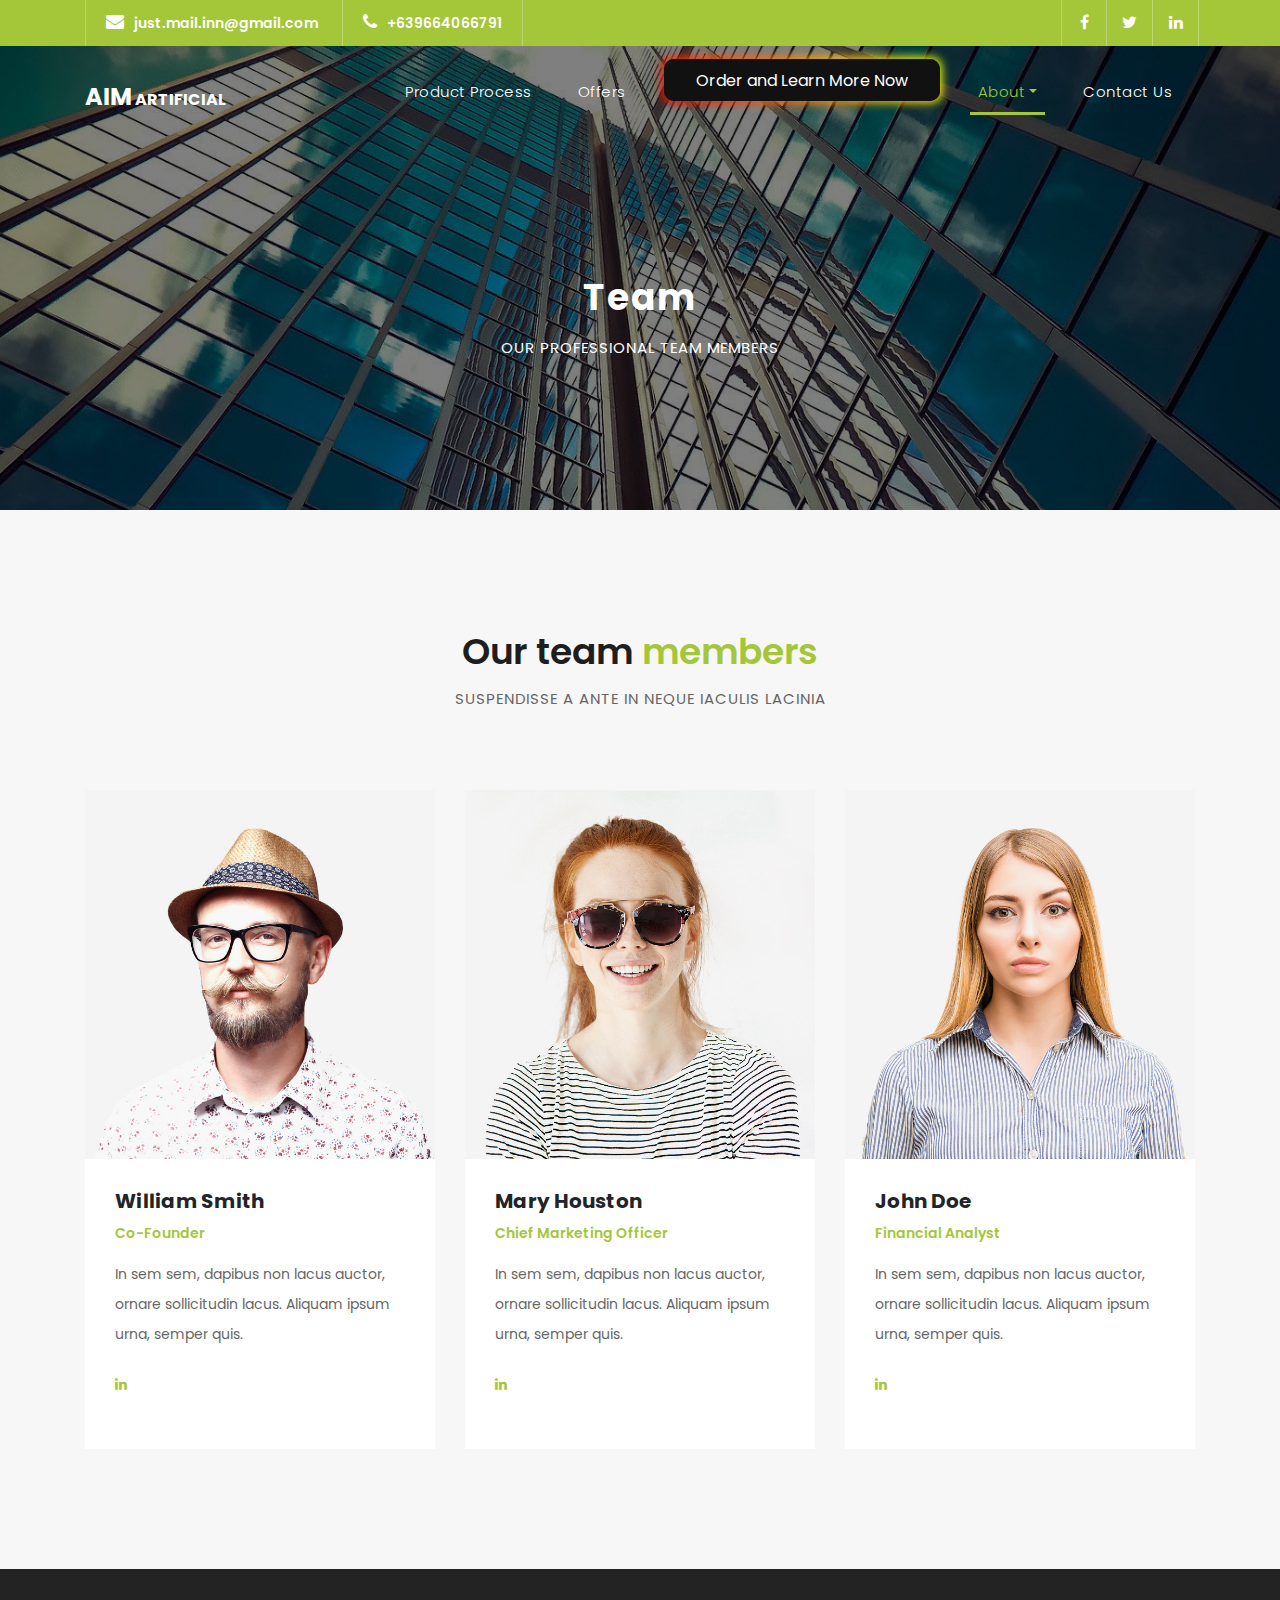
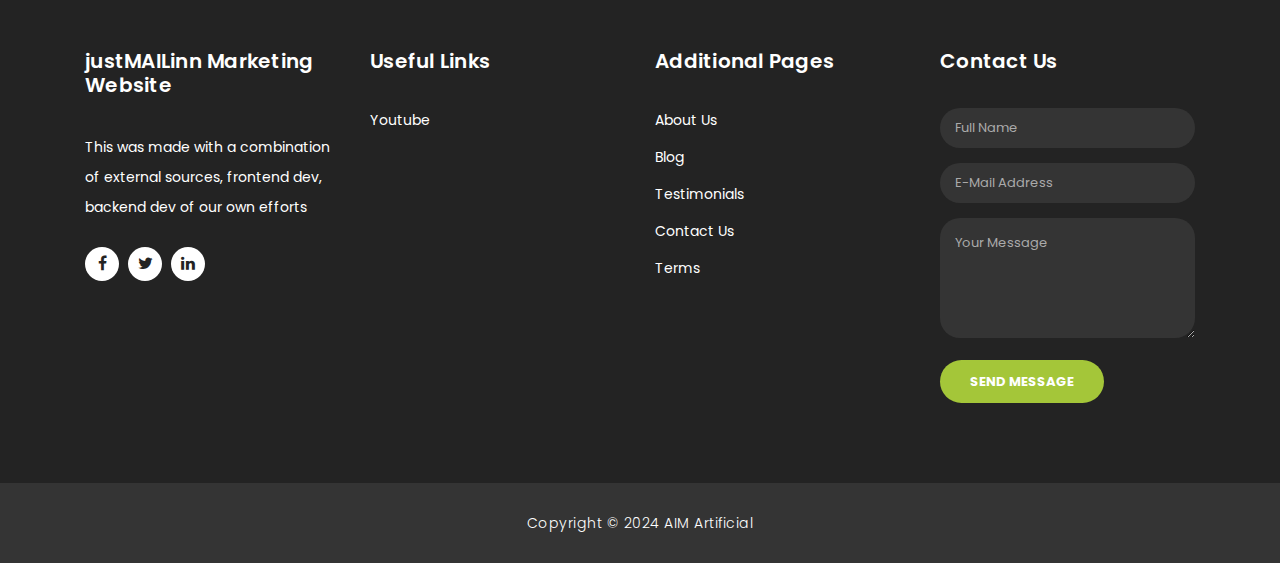
<file: justMAILinn/team.html>
<!DOCTYPE html>
<html lang="en">

  <head>

    <meta charset="utf-8">
    <meta name="viewport" content="width=device-width, initial-scale=1, shrink-to-fit=no">
    <meta name="description" content="">
    <meta name="author" content="">
    <link href="https://fonts.googleapis.com/css?family=Poppins:100,200,300,400,500,600,700,800,900&display=swap" rel="stylesheet">

    <title>AIM to Team Up</title>

    <!-- Bootstrap core CSS -->
    <link href="vendor/bootstrap/css/bootstrap.min.css" rel="stylesheet">

    <!-- Additional CSS Files -->
    <link rel="stylesheet" href="assets/css/fontawesome.css">
    <link rel="stylesheet" href="assets/css/page.css">
    <link rel="stylesheet" href="assets/css/owl.css">
  </head>

  <body>

    <!-- ***** Preloader Start ***** -->
    <div id="preloader">
        <div class="jumper">
            <div></div>
            <div></div>
            <div></div>
        </div>
    </div>  
    <!-- ***** Preloader End ***** -->

  <!-- Header -->
  <div class="sub-header">
    <div class="container">
      <div class="row">
        <div class="col-md-8 col-xs-12">
          <ul class="left-info">
            <li><a href="https://mail.google.com/mail/u/4/#inbox?compose=new"><i class="fa fa-envelope"></i>just.mail.inn@gmail.com</a></li>
            <li><a href="https://www.youtube.com/channel/UCLmHpbdjTLqGzHocxJ6mPCg"><i class="fa fa-phone"></i>+639664066791</a></li>
          </ul>
        </div>
        <div class="col-md-4">
          <ul class="right-icons">
            <li><a href="https://www.facebook.com/aim.artificial/"><i class="fa fa-facebook"></i></a></li>
            <li><a href="https://twitter.com/just_mail_inn"><i class="fa fa-twitter"></i></a></li>
            <li><a href="https://www.instagram.com/aim.artificial/"><i class="fa fa-linkedin"></i></a></li>
          </ul>
        </div>
      </div>
    </div>
  </div>
  
  <header class="">
    <nav class="navbar navbar-expand-lg">
      <div class="container">
        <a class="navbar-brand" href="index.html"><h2>AIM<em> Artificial</em></h2></a>
        <button class="navbar-toggler" type="button" data-toggle="collapse" data-target="#navbarResponsive" aria-controls="navbarResponsive" aria-expanded="false" aria-label="Toggle navigation">
          <span class="navbar-toggler-icon"></span>
        </button>
        <div class="collapse navbar-collapse" id="navbarResponsive">
          <ul class="navbar-nav ml-auto">
            <li class="nav-item">
              <a class="nav-link" href="roadmap.html">Product Process</a>
                <span class="sr-only">(current)</span>
              </a>
            </li>
            <li class="nav-item">
             <a class="nav-link" href="jobs.html">Offers</a>
            </li>
            <li class="nav-item">
              <a class="payment" role="payment" href="https://forms.gle/awN353gHYELSdmP87">Order and Learn More Now</a>
           </li>
            <li class="nav-item dropdown active">
              <a class="dropdown-toggle nav-link" data-toggle="dropdown" href="#" role="button" aria-haspopup="true" aria-expanded="false">About</a>
            
              <div class="dropdown-menu">
                  <a class="dropdown-item" href="about.html">About Us</a>
                  <a class="dropdown-item active" href="team.html">Team</a>
                  <a class="dropdown-item" href="blog.html">Blog</a>
                  <a class="dropdown-item" href="testimonials.html">Testimonials</a>
                  <a class="dropdown-item" href="terms.html">Terms of Service</a>
                  <a class="dropdown-item" href="roadmap.html">Roadmap</a>
                  <a class="dropdown-item" href="faq.html">FAQ</a>
              </div>
            </li>
            <li class="nav-item">
              <a class="nav-link" href="contact.html">Contact Us</a>
            </li>
          </ul>
        </div>
      </div>
    </nav>
  </header>

    <!-- Page Content -->
    <div class="page-heading header-text">
      <div class="container">
        <div class="row">
          <div class="col-md-12">
            <h1>Team</h1>
            <span>Our professional team members</span>
          </div>
        </div>
      </div>
    </div>

    <div class="team" style="margin: 0">
      <div class="container">
        <div class="row">
          <div class="col-md-12">
            <div class="section-heading">
              <h2>Our team <em>members</em></h2>
              <span>Suspendisse a ante in neque iaculis lacinia</span>
            </div>
          </div>
          <div class="col-md-4">
            <div class="team-item">
              <img src="assets/images/team-image-1-646x680.jpg" alt="">
              <div class="down-content">
                <h4>William Smith</h4>
                <span>Co-Founder</span>
                <p>In sem sem, dapibus non lacus auctor, ornare sollicitudin lacus. Aliquam ipsum urna, semper quis.</p>

                <p>
                  <a href="#"><span><i class="fa fa-linkedin"></i></span></a>
                </p>
              </div>
            </div>
          </div>
          <div class="col-md-4">
            <div class="team-item">
              <img src="assets/images/team-image-2-646x680.jpg" alt="">
              <div class="down-content">
                <h4>Mary Houston</h4>
                <span>Chief Marketing Officer</span>
                <p>In sem sem, dapibus non lacus auctor, ornare sollicitudin lacus. Aliquam ipsum urna, semper quis.</p>
                <p>
                  <a href="#"><span><i class="fa fa-linkedin"></i></span></a>
                </p>
              </div>
            </div>
          </div>
          <div class="col-md-4">
            <div class="team-item">
              <img src="assets/images/team-image-3-646x680.jpg" alt="">
              <div class="down-content">
                <h4>John Doe</h4>
                <span>Financial Analyst</span>
                <p>In sem sem, dapibus non lacus auctor, ornare sollicitudin lacus. Aliquam ipsum urna, semper quis.</p>
                <p>
                  <a href="#"><span><i class="fa fa-linkedin"></i></span></a>
                </p>
              </div>
            </div>
          </div>
        </div>
      </div>
    </div>

        <!-- Footer Starts Here -->
        <footer>
          <div class="container">
            <div class="row">
              <div class="col-md-3 footer-item">
                <h4>justMAILinn Marketing Website</h4>
                <p>This was made with a combination of external sources, frontend dev, backend dev of our own efforts</p>
                <ul class="social-icons">
                  <li><a rel="nofollow" href="https://www.facebook.com/profile.php?id=100088919499191" target="_blank"><i class="fa fa-facebook"></i></a></li>
                  <li><a href="https://twitter.com/just_mail_inn"><i class="fa fa-twitter"></i></a></li>
                  <li><a href="https://www.instagram.com/just_mail_inn/"><i class="fa fa-linkedin"></i></a></li>
                </ul>
              </div>
              <div class="col-md-3 footer-item">
                <h4>Useful Links</h4>
                <ul class="menu-list">
                  <li><a href="https://www.youtube.com/channel/UCLmHpbdjTLqGzHocxJ6mPCg">Youtube</a></li>
                </ul>
              </div>
              <div class="col-md-3 footer-item">
                <h4>Additional Pages</h4>
                <ul class="menu-list">
                  <li><a href="about.html">About Us</a></li>
                  <li><a href="blog.html">Blog</a></li>
                  <li><a href="testimonials.html">Testimonials</a></li>
                  <li><a href="contact.html">Contact Us</a></li>
                  <li><a href="terms.html">Terms</a></li>
                </ul>
              </div>
              <div class="col-md-3 footer-item last-item">
                <h4>Contact Us</h4>
                <div class="contact-form">
                  <form id="contact footer-contact" action="" method="post">
                    <div class="row">
                      <div class="col-lg-12 col-md-12 col-sm-12">
                        <fieldset>
                          <input name="name" type="text" class="form-control" id="name" placeholder="Full Name" required="">
                        </fieldset>
                      </div>
                      <div class="col-lg-12 col-md-12 col-sm-12">
                        <fieldset>
                          <input name="email" type="text" class="form-control" id="email" pattern="[^ @]*@[^ @]*" placeholder="E-Mail Address" required="">
                        </fieldset>
                      </div>
                      <div class="col-lg-12">
                        <fieldset>
                          <textarea name="message" rows="6" class="form-control" id="message" placeholder="Your Message" required=""></textarea>
                        </fieldset>
                      </div>
                      <div class="col-lg-12">
                        <fieldset>
                          <button type="submit" id="form-submit" class="filled-button">Send Message</button>
                        </fieldset>
                      </div>
                    </div>
                  </form>
                </div>
              </div>
            </div>
          </div>
        </footer>
        
        <div class="sub-footer">
          <div class="container">
            <div class="row">
              <div class="col-md-12">
                <p>
                    Copyright © 2024 AIM Artificial
                </p>
              </div>
            </div>
          </div>
        </div>
    <!-- Bootstrap core JavaScript -->
    <script src="vendor/jquery/jquery.min.js"></script>
    <script src="vendor/bootstrap/js/bootstrap.bundle.min.js"></script>

    <!-- Additional Scripts -->
    <script src="assets/js/custom.js"></script>
    <script src="assets/js/owl.js"></script>
    <script src="assets/js/slick.js"></script>
    <script src="assets/js/accordions.js"></script>

    <script language = "text/Javascript"> 
      cleared[0] = cleared[1] = cleared[2] = 0; //set a cleared flag for each field
      function clearField(t){                   //declaring the array outside of the
      if(! cleared[t.id]){                      // function makes it static and global
          cleared[t.id] = 1;  // you could use true and false, but that's more typing
          t.value='';         // with more chance of typos
          t.style.color='#fff';
          }
      }
    </script>

  </body>
</html>
</file>
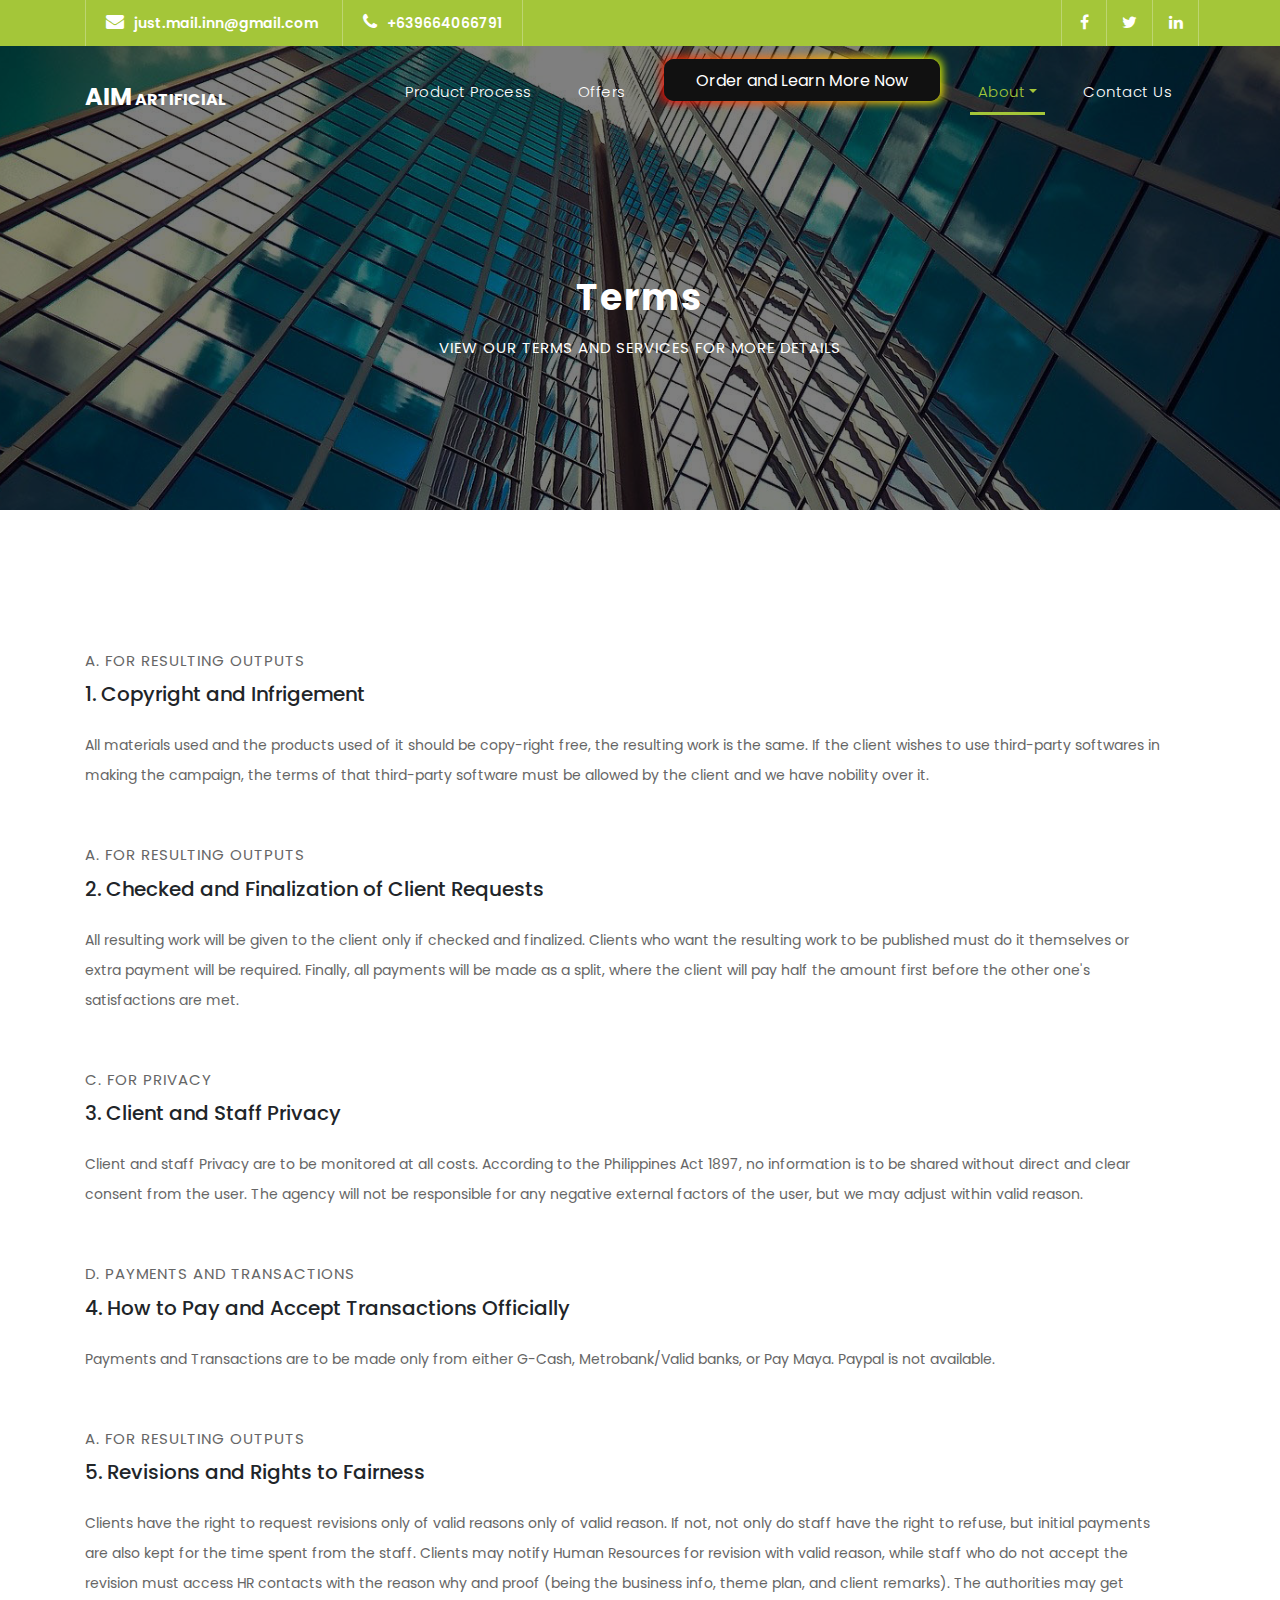
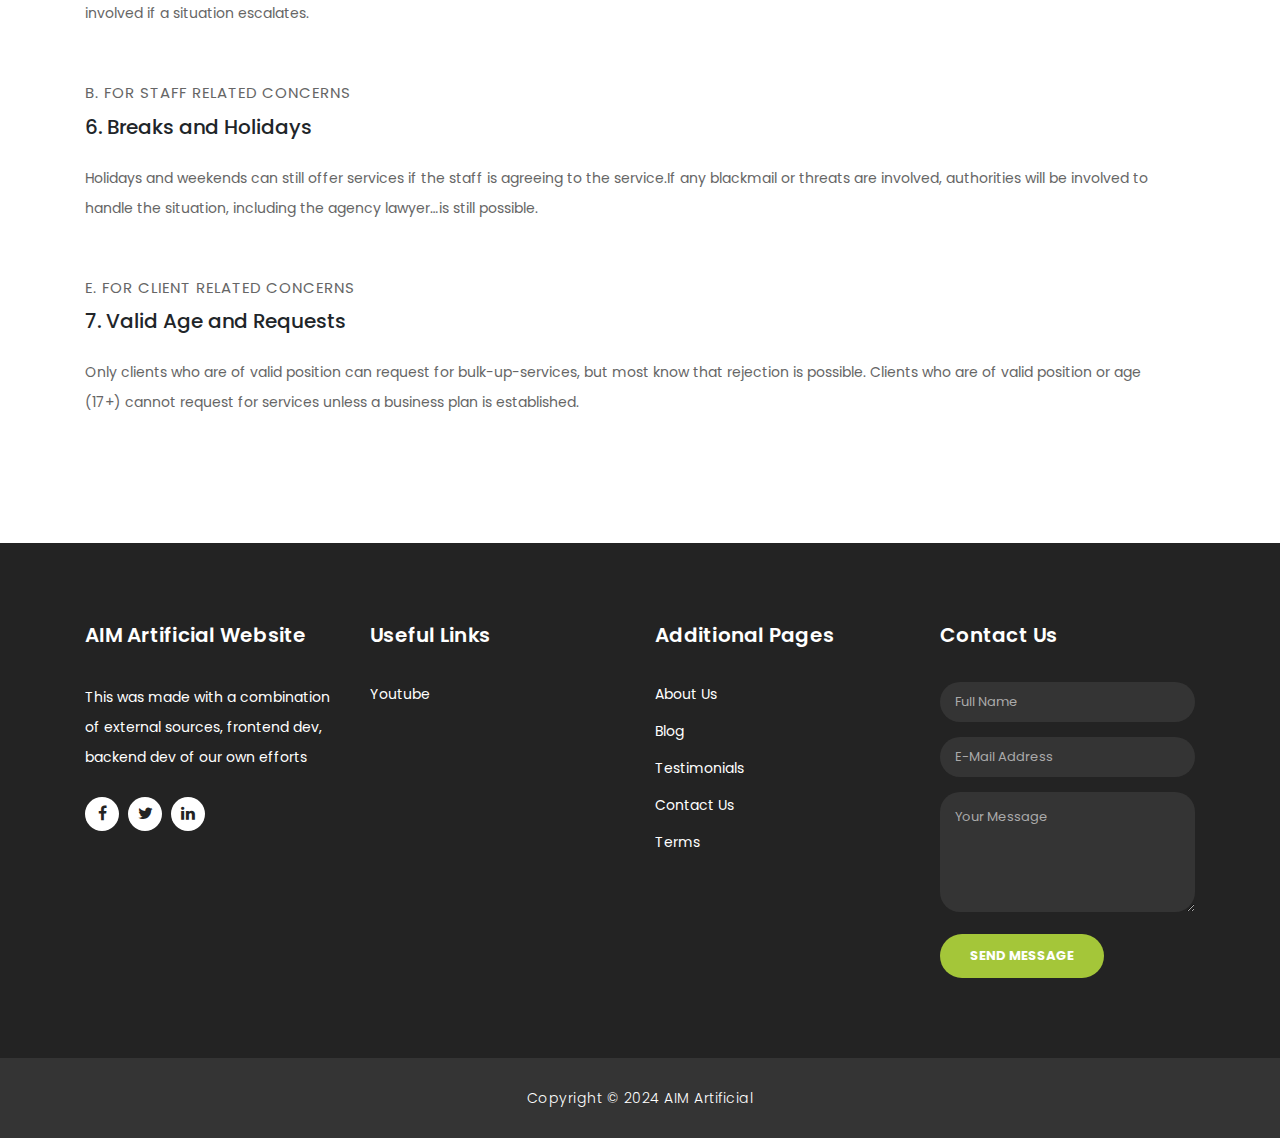
<file: justMAILinn/terms.html>
<!DOCTYPE html>
<html lang="en">

  <head>

    <meta charset="utf-8">
    <meta name="viewport" content="width=device-width, initial-scale=1, shrink-to-fit=no">
    <meta name="description" content="">
    <meta name="author" content="">
    <link href="https://fonts.googleapis.com/css?family=Poppins:100,200,300,400,500,600,700,800,900&display=swap" rel="stylesheet">

    <title>AIM Terms and Guidelines</title>

    <!-- Bootstrap core CSS -->
    <link href="vendor/bootstrap/css/bootstrap.min.css" rel="stylesheet">
    
    <!-- favicon -->
    <link
      rel="apple-touch-icon"
      sizes="180x180"
      href="assets/images\x-icon\apple-touch-icon.png"
    />
    <link
      rel="icon"
      type="image/png"
      sizes="32x32"
      href="assets/images\x-icon\favicon-32x32.png"
    />
    <link
      rel="icon"
      type="image/png"
      sizes="16x16"
      href="assets/images\x-icon\favicon-16x16.png"
    />

    <!-- Additional CSS Files -->
    <link rel="stylesheet" href="assets/css/fontawesome.css">
    <link rel="stylesheet" href="assets/css/page.css">
    <link rel="stylesheet" href="assets/css/owl.css">
  </head>

  <body>

    <!-- ***** Preloader Start ***** -->
    <div id="preloader">
        <div class="jumper">
            <div></div>
            <div></div>
            <div></div>
        </div>
    </div>  
    <!-- ***** Preloader End ***** -->

  <!-- Header -->
  <div class="sub-header">
    <div class="container">
      <div class="row">
        <div class="col-md-8 col-xs-12">
          <ul class="left-info">
            <li><a href="https://mail.google.com/mail/u/4/#inbox?compose=new"><i class="fa fa-envelope"></i>just.mail.inn@gmail.com</a></li>
            <li><a href="https://www.youtube.com/channel/UCLmHpbdjTLqGzHocxJ6mPCg"><i class="fa fa-phone"></i>+639664066791</a></li>
          </ul>
        </div>
        <div class="col-md-4">
          <ul class="right-icons">
            <li><a href="https://www.facebook.com/aim.artificial/"><i class="fa fa-facebook"></i></a></li>
            <li><a href="https://twitter.com/just_mail_inn"><i class="fa fa-twitter"></i></a></li>
            <li><a href="https://www.instagram.com/aim.artificial/"><i class="fa fa-linkedin"></i></a></li>
          </ul>
        </div>
      </div>
    </div>
  </div>
  
  <header class="">
    <nav class="navbar navbar-expand-lg">
      <div class="container">
        <a class="navbar-brand" href="index.html"><h2>AIM<em> Artificial</em></h2></a>
        <button class="navbar-toggler" type="button" data-toggle="collapse" data-target="#navbarResponsive" aria-controls="navbarResponsive" aria-expanded="false" aria-label="Toggle navigation">
          <span class="navbar-toggler-icon"></span>
        </button>
        <div class="collapse navbar-collapse" id="navbarResponsive">
          <ul class="navbar-nav ml-auto">
            <li class="nav-item">
              <a class="nav-link" href="roadmap.html">Product Process</a>
                <span class="sr-only">(current)</span>
              </a>
            </li>
            <li class="nav-item">
             <a class="nav-link" href="jobs.html">Offers</a>
            </li>
            <li class="nav-item">
              <a class="payment" role="payment" href="https://forms.gle/awN353gHYELSdmP87">Order and Learn More Now</a>
           </li>
            <li class="nav-item dropdown active">
              <a class="dropdown-toggle nav-link" data-toggle="dropdown" href="#" role="button" aria-haspopup="true" aria-expanded="false">About</a>
            
              <div class="dropdown-menu">
                  <a class="dropdown-item" href="about.html">About Us</a>
                  <a class="dropdown-item" href="blog.html">Blog</a>
                  <a class="dropdown-item" href="testimonials.html">Testimonials</a>
                  <a class="dropdown-item active" href="terms.html">Terms of Service</a>
                  <a class="dropdown-item" href="roadmap.html">Roadmap</a>
                  <a class="dropdown-item" href="faq.html">FAQ</a>
              </div>
            </li>
            <li class="nav-item">
              <a class="nav-link" href="contact.html">Contact Us</a>
            </li>
          </ul>
        </div>
      </div>
    </nav>
  </header>

    <!-- Page Content -->
    <div class="page-heading header-text">
      <div class="container">
        <div class="row">
          <div class="col-md-12">
            <h1>Terms</h1>
            <span>View Our Terms and Services for more details</span>
          </div>
        </div>
      </div>
    </div>

    <div class="more-info about-info">
      <div class="container">
        <div class="more-info-content">
          <div class="right-content">
            <span>A. For Resulting Outputs</span>
            <h5>1. Copyright and Infrigement</h5>
            <br>  
            <p> All materials used and the products used of it should be copy-right free, the resulting work is the same. If the client wishes to use third-party softwares in making the campaign, the terms of that third-party software must be allowed by the client and we have nobility over it.
            </p>

            <br>

            <span>A. For Resulting Outputs</span>
            <h5>2. Checked and Finalization of Client Requests</h5>
            <br>  
            <p> All resulting work will be given to the client only if checked and finalized. Clients who want the resulting work to be published must do it themselves or extra payment will be required. Finally, all payments will be made as a split, where the client will pay half the amount first before the other one's satisfactions are met.
            </p>

            <br>

            <span>C. For Privacy</span>
            <h5>3. Client and Staff Privacy</h5>
            <br>  
            <p>Client and staff Privacy are to be monitored at all costs. According to the Philippines Act 1897, no information is to be shared without direct and clear consent from the user. The agency will not be responsible for any negative external factors of the user, but we may adjust within valid reason.
            </p>

            <br>

            <span>D. Payments and Transactions</span>
            <h5>4. How to Pay and Accept Transactions Officially</h5>
            <br>  
            <p>Payments and Transactions are to be made only from either G-Cash, Metrobank/Valid banks, or Pay Maya. Paypal is not available.
            </p>

            <br>

            <span>A. For Resulting Outputs</span>
            <h5>5. Revisions and Rights to Fairness</h5>
            <br>  
            <p>Clients have the right to request revisions only of valid reasons only of valid reason. If not, not only do staff have the right to refuse, but initial payments are also kept for the time spent from the staff. Clients may notify Human Resources for revision with valid reason, while staff who do not accept the revision must access HR contacts with the reason why and proof (being the business info, theme plan, and client remarks). The authorities may get involved if a situation escalates. 
            </p>

            <br>

            <span>B. For Staff Related Concerns</span>
            <h5>6. Breaks and Holidays</h5>
            <br>  
            <p>Holidays and weekends can still offer services if the staff is agreeing to the service.If any blackmail or threats are involved, authorities will be involved to handle the situation, including the agency lawyer…is still possible.
            </p>

            <br>

            <span>E. For Client Related Concerns</span>
            <h5>7. Valid Age and Requests</h5>
            <br>  
            <p>Only clients who are of valid position can request for bulk-up-services, but most know that rejection is possible. Clients who are of valid position or age (17+) cannot request for services unless a business plan is established.
            </p>

            
            <br>  
            <br>  
            <br>  
            <br>  
          </div>
        </div>
      </div>
    </div>

        <!-- Footer Starts Here -->
    <footer>
      <div class="container">
        <div class="row">
          <div class="col-md-3 footer-item">
            <h4>AIM Artificial Website</h4>
            <p>This was made with a combination of external sources, frontend dev, backend dev of our own efforts</p>
            <ul class="social-icons">
              <li><a rel="nofollow" href="https://www.facebook.com/profile.php?id=100088919499191" target="_blank"><i class="fa fa-facebook"></i></a></li>
              <li><a href="https://twitter.com/just_mail_inn"><i class="fa fa-twitter"></i></a></li>
              <li><a href="https://www.instagram.com/just_mail_inn/"><i class="fa fa-linkedin"></i></a></li>
            </ul>
          </div>
          <div class="col-md-3 footer-item">
            <h4>Useful Links</h4>
            <ul class="menu-list">
              <li><a href="https://www.youtube.com/channel/UCLmHpbdjTLqGzHocxJ6mPCg">Youtube</a></li>
            </ul>
          </div>
          <div class="col-md-3 footer-item">
            <h4>Additional Pages</h4>
            <ul class="menu-list">
              <li><a href="about.html">About Us</a></li>
              <li><a href="blog.html">Blog</a></li>
              <li><a href="testimonials.html">Testimonials</a></li>
              <li><a href="contact.html">Contact Us</a></li>
              <li><a href="terms.html">Terms</a></li>
            </ul>
          </div>
          <div class="col-md-3 footer-item last-item">
            <h4>Contact Us</h4>
            <div class="contact-form">
              <form id="contact footer-contact" action="" method="post">
                <div class="row">
                  <div class="col-lg-12 col-md-12 col-sm-12">
                    <fieldset>
                      <input name="name" type="text" class="form-control" id="name" placeholder="Full Name" required="">
                    </fieldset>
                  </div>
                  <div class="col-lg-12 col-md-12 col-sm-12">
                    <fieldset>
                      <input name="email" type="text" class="form-control" id="email" pattern="[^ @]*@[^ @]*" placeholder="E-Mail Address" required="">
                    </fieldset>
                  </div>
                  <div class="col-lg-12">
                    <fieldset>
                      <textarea name="message" rows="6" class="form-control" id="message" placeholder="Your Message" required=""></textarea>
                    </fieldset>
                  </div>
                  <div class="col-lg-12">
                    <fieldset>
                      <button type="submit" id="form-submit" class="filled-button">Send Message</button>
                    </fieldset>
                  </div>
                </div>
              </form>
            </div>
          </div>
        </div>
      </div>
    </footer>
    
    <div class="sub-footer">
      <div class="container">
        <div class="row">
          <div class="col-md-12">
            <p>
                Copyright © 2024 AIM Artificial
            </p>
          </div>
        </div>
      </div>
    </div>

    <!-- Bootstrap core JavaScript -->
    <script src="vendor/jquery/jquery.min.js"></script>
    <script src="vendor/bootstrap/js/bootstrap.bundle.min.js"></script>

    <!-- Additional Scripts -->
    <script src="assets/js/custom.js"></script>
    <script src="assets/js/owl.js"></script>
    <script src="assets/js/slick.js"></script>
    <script src="assets/js/accordions.js"></script>

    <script language = "text/Javascript"> 
      cleared[0] = cleared[1] = cleared[2] = 0; //set a cleared flag for each field
      function clearField(t){                   //declaring the array outside of the
      if(! cleared[t.id]){                      // function makes it static and global
          cleared[t.id] = 1;  // you could use true and false, but that's more typing
          t.value='';         // with more chance of typos
          t.style.color='#fff';
          }
      }
    </script>

  </body>
</html>
</file>
<file: justMAILinn/assets/css/page.css>
body {
    font-family: 'Poppins', sans-serif;
    overflow-x: hidden;
    text-rendering: optimizeLegibility;
    -webkit-font-smoothing: antialiased;
    -moz-osx-font-smoothing: grayscale;
  }

  .crab {
    width: 100%;
    height: 60%;
    background: #2b323c;
    color: #fff;
    display: flex;
    align-items: center;
    justify-content: center;
  }
  
   .crab h1 {
      font-size: 80px;
      font-weight: 600;
   }
  
   span {
      color: #c10101
   }
   
  p {
      margin-bottom: 0px;
      font-size: 14px;
      color: #666666;
      line-height: 30px;
  }
  a {
      text-decoration: none!important;
  }
  ul {
      padding: 0;
      margin: 0;
      list-style: none;
  }
  
  h1,h2,h3,h4,h5,h6 {
      margin: 0px;
  }
  
  a.filled-button {
      background-color: #a4c639;
      color: #fff;
      font-size: 13px;
      text-transform: uppercase;
      font-weight: 700;
      padding: 12px 30px;
      border-radius: 30px;
      display: inline-block;
      transition: all 0.3s;
  }
  
  a.filled-button:hover {
      background-color: #fff;
      color: #a4c639;
  }
  
  a.border-button {
      background-color: transparent;
      color: #fff;
      border: 2px solid #fff;
      font-size: 13px;
      text-transform: uppercase;
      font-weight: 700;
      padding: 10px 28px;
      border-radius: 30px;
      display: inline-block;
      transition: all 0.3s;
  }
  
  /* CSS Pricing Button */
  a.payment {
    padding: 0.6em 2em;
    border: none;
    outline: none;
    color: rgb(255, 255, 255);
    background: #111;
    cursor: pointer;
    position: relative;
    z-index: 0;
    border-radius: 10px;
    user-select: none;
    -webkit-user-select: none;
    touch-action: manipulation;
  }
  
  a.payment:before {
    content: "";
    background: linear-gradient(
      45deg,
      #ff0000,
      #ff7300,
      #fffb00,
      #48ff00,
      #00ffd5,
      #002bff,
      #7a00ff,
      #ff00c8,
      #ff0000
    );
    position: absolute;
    top: -2px;
    left: -2px;
    background-size: 400%;
    z-index: -1;
    filter: blur(5px);
    -webkit-filter: blur(5px);
    width: calc(100% + 4px);
    height: calc(100% + 4px);
    animation: glowing-button-85 20s linear infinite;
    transition: opacity 0.3s ease-in-out;
    border-radius: 10px;
  }
  
  @keyframes glowing-button-85 {
    0% {
      background-position: 0 0;
    }
    50% {
      background-position: 400% 0;
    }
    100% {
      background-position: 0 0;
    }
  }
  
  a.payment:after {
    z-index: -1;
    content: "";
    position: absolute;
    width: 100%;
    height: 100%;
    background: #222;
    left: 0;
    top: 0;
    border-radius: 10px;
  }



  
  a.border-button:hover {
      background-color: #fff;
      color: #a4c639;
  }
  
  .section-heading {
      text-align: center;
      margin-bottom: 80px;
  }
  
  .section-heading h2 {
      font-size: 36px;
      font-weight: 600;
      color: #1e1e1e;
  }
  
  .section-heading em {
      font-style: normal;
      color: #a4c639;
  }
  
  .section-heading span {
      display: block;
      margin-top: 15px;
      text-transform: uppercase;
      font-size: 15px;
      color: #666;
      letter-spacing: 1px;
  }
  
  #preloader {
    overflow: hidden;
    background: #a4c639;
    left: 0;
    right: 0;
    top: 0;
    bottom: 0;
    position: fixed;
    z-index: 9999999;
    color: #fff;
  }
  
  #preloader .jumper {
    left: 0;
    top: 0;
    right: 0;
    bottom: 0;
    display: block;
    position: absolute;
    margin: auto;
    width: 50px;
    height: 50px;
  }
  
  #preloader .jumper > div {
    background-color: #fff;
    width: 10px;
    height: 10px;
    border-radius: 100%;
    -webkit-animation-fill-mode: both;
    animation-fill-mode: both;
    position: absolute;
    opacity: 0;
    width: 50px;
    height: 50px;
    -webkit-animation: jumper 1s 0s linear infinite;
    animation: jumper 1s 0s linear infinite;
  }
  
  #preloader .jumper > div:nth-child(2) {
    -webkit-animation-delay: 0.33333s;
    animation-delay: 0.33333s;
  }
  
  #preloader .jumper > div:nth-child(3) {
    -webkit-animation-delay: 0.66666s;
    animation-delay: 0.66666s;
  }
  
  @-webkit-keyframes jumper {
    0% {
      opacity: 0;
      -webkit-transform: scale(0);
      transform: scale(0);
    }
    5% {
      opacity: 1;
    }
    100% {
      -webkit-transform: scale(1);
      transform: scale(1);
      opacity: 0;
    }
  }
  
  @keyframes jumper {
    0% {
      opacity: 0;
      -webkit-transform: scale(0);
      transform: scale(0);
    }
    5% {
      opacity: 1;
    }
    100% {
      opacity: 0;
    }
  }
  
  /* Sub Header Style */
  
  .sub-header {
      background-color: #a4c639;
      height: 46px;
      line-height: 46px;
  }
  
  .sub-header ul li {
      display: inline-block;
  }
  
  .sub-header ul.left-info li {
      border-left: 1px solid rgba(250,250,250,0.3);
      padding: 0px 20px;
  }
  
  .sub-header ul.left-info li:last-child {
      border-right: 1px solid rgba(250,250,250,0.3);
  }
  
  .sub-header ul.left-info li i {
      margin-right: 10px;
      font-size: 18px;
  }
  
  .sub-header ul.left-info li a {
      color: #fff;
      font-size: 14px;
      font-weight: 600;
  }
  
  .sub-header ul.right-icons {
      float: right;
  }
  
  .sub-header ul.right-icons li {
      margin-right: -4px;
      width: 46px;
      display: inline-block;
      text-align: center;
      border-right: 1px solid rgba(250,250,250,0.3);
  }
  
  .sub-header ul.right-icons li:first-child {
      border-left: 1px solid rgba(250,250,250,0.3);
  }
  
  .sub-header ul.right-icons li a {
      color: #fff;
      transition: all 0.3s;
  }
  
  .sub-header ul.right-icons li a:hover {
      opacity: 0.75;
  }
  
  
  
  /* Header Style */
  header {
      position: absolute;
      z-index: 99999;
      width: 100%;
      background-color: transparent!important;
      height: 80px;
      -webkit-transition: all 0.3s ease-in-out 0s;
      -moz-transition: all 0.3s ease-in-out 0s;
      -o-transition: all 0.3s ease-in-out 0s;
      transition: all 0.3s ease-in-out 0s;
  }
  header .navbar {
      padding: 20px 0px;
  }
  .background-header .navbar {
      padding: 10px 0px;
  }
  .background-header {
      top: 0;
      position: fixed;
      background-color: #fff!important;
      box-shadow: 0px 1px 10px rgba(0,0,0,0.1);
  }
  .background-header .navbar-brand h2 {
      color: #a4c639!important;
  }
  .background-header .navbar-nav a.nav-link {
      color: #1e1e1e!important;
  }
  .background-header .navbar-nav .nav-link:hover,
  .background-header .navbar-nav .active>.nav-link,
  .background-header .navbar-nav .nav-link.active,
  .background-header .navbar-nav .nav-link.show,
  .background-header .navbar-nav .show>.nav-link {
      color: #a4c639!important;
  }
  .navbar .navbar-brand {
      float: 	left;
      margin-top: 12px;
      outline: none;
  }
  .navbar .navbar-brand h2 {
      color: #fff;
      text-transform: uppercase;
      font-size: 24px;
      font-weight: 700;
      -webkit-transition: all .3s ease 0s;
      -moz-transition: all .3s ease 0s;
      -o-transition: all .3s ease 0s;
      transition: all .3s ease 0s;
  }
  .navbar .navbar-brand h2 em {
      font-style: normal;
      font-size: 16px;
  }
  #navbarResponsive {
      z-index: 999;
  }
  .navbar-collapse {
      text-align: center;
  }
  .navbar .navbar-nav .nav-item {
      margin: 0px 15px;
  }
  .navbar .navbar-nav a.nav-link {
      text-transform: capitalize;
      font-size: 15px;
      font-weight: 300;
      letter-spacing: 0.5px;
      color: #fff;
      transition: all 0.5s;
      margin-top: 5px;
  }
  .navbar .navbar-nav .nav-link:hover,
  .navbar .navbar-nav .active>.nav-link,
  .navbar .navbar-nav .nav-link.active,
  .navbar .navbar-nav .nav-link.show,
  .navbar .navbar-nav .show>.nav-link {
      color: #a4c639;
      border-bottom: 3px solid #a4c639;
  }
  .navbar .navbar-toggler-icon {
      background-image: none;
  }
  .navbar .navbar-toggler {
      border-color: #fff;
      background-color: #fff;	
      height: 36px;
      outline: none;
      border-radius: 0px;
      position: absolute;
      right: 30px;
      top: 20px;
  }
  .navbar .navbar-toggler-icon:after {
      content: '\f0c9';
      color: #a4c639;
      font-size: 18px;
      line-height: 26px;
      font-family: 'FontAwesome';
  }
  
  
  
  /* Banner Style */
  
  .img-fill{
    width: 100%;
    display: block;
    overflow: hidden;
    position: relative;
    text-align: center
  }
  .img-fill:before {
      content: '';
      z-index: 1;
      position: absolute;
      top: 0;
      left: 0;
      bottom:0;
      right: 0;
      background-color: rgba(0,0,0,.6)
  }
  .Modern-Slider .text-content{
      z-index: 2;
  }
  
  .img-fill img {
    min-height: 100%;
    min-width: 100%;
    position: relative;
    display: inline-block;
    max-width: none;
  }
  
  *,
  *:before,
  *:after {
    -webkit-box-sizing: border-box;
    box-sizing: border-box;
    -webkit-font-smoothing: antialiased;
    -moz-osx-font-smoothing: grayscale;
  }
  
  .Grid1k {
    padding: 0 15px;
    max-width: 1200px;
    margin: auto;
  }
  
  .blocks-box,
  .slick-slider {
    margin: 0;
    padding: 0!important;
  }
  
  .slick-slide {
    float: left;
    padding: 0;
  }
  
  .Modern-Slider .item .img-fill {
      background-size: cover;
      background-position: center center;
      background-repeat: no-repeat;
      height:95vh;
  }
  
  .Modern-Slider .item-1 .img-fill {
      background-image: url(../images/slider-image-1-1920x900.jpg);
  }
  
  .Modern-Slider .item-2 .img-fill {
      background-image: url(../images/slider-image-2-1920x900.jpg);
  }
  
  .Modern-Slider .item-3 .img-fill {
      background-image: url(../images/slider-image-3-1920x900.jpg);
  }
  
  .Modern-Slider .NextArrow{
    position:absolute;
    top:50%;
    right:30px;
    border:0 none;
    background-color: transparent;
    text-align:center;
    font-size: 36px;
    font-family: 'FontAwesome';
    color:#FFF;
    z-index:5;
    outline: none;
    cursor: pointer;
  }
  
  .Modern-Slider .NextArrow:before{
    content:'\f105';
  }
  
  .Modern-Slider .PrevArrow {
    position:absolute;
    top:50%;
    left:30px;
    border:0 none;
    background-color: transparent;
    text-align:center;
    font-size: 36px;
    font-family: 'FontAwesome';
    color:#FFF;
    z-index:5;
    outline: none;
    cursor: pointer;
  }
  
  .Modern-Slider .PrevArrow:before{
    content:'\f104';
  }
  
  ul.slick-dots {
    display: none!important;
  }
  
  .Modern-Slider .text-content {
      text-align: left;
        width: 75%;
        position: absolute;
        top: 50%;
        left: 50%;
        transform: translate(-50%, -50%);
  }
  
  .Modern-Slider .item h6 {
    margin-bottom: 15px;
    font-size: 22px;
    text-transform: uppercase;
    font-weight: 700;
    letter-spacing: 1px;
    color:#a4c639;
    animation:fadeOutRight 1s both;
  }
  
  .Modern-Slider .item h4 {
    margin-bottom: 30px;
    text-transform: uppercase;
    font-size: 44px;
    font-weight: 700;
    letter-spacing: 2.5px;
    color:#FFF;
    overflow:hidden;
    animation:fadeOutLeft 1s both;
  }
  
  .Modern-Slider .item p {
      max-width: 570px;
      color: #fff;
      font-size: 15px;
      font-weight: 400;
      line-height: 30px;
      margin-bottom: 40px;
  }
  
  .Modern-Slider .item a {
    margin: 0 5px;
  }
  
  .Modern-Slider .item.slick-active h6{
    animation:fadeInDown 1s both 1s;
  }
  
  .Modern-Slider .item.slick-active h4{
    animation:fadeInLeft 1s both 1.5s;
  }
  
  .Modern-Slider .item.slick-active{
    animation:Slick-FastSwipeIn 1s both;
  }
  
  .Modern-Slider .buttons {
    position: relative;
  }
  
  .Modern-Slider {background:#000;}
  
  
  /* ==== Slick Slider Css Ruls === */
  .slick-slider{position:relative;display:block;-webkit-user-select:none;-moz-user-select:none;-ms-user-select:none;user-select:none;-webkit-touch-callout:none;-khtml-user-select:none;-ms-touch-action:pan-y;touch-action:pan-y;-webkit-tap-highlight-color:transparent}
  .slick-list{position:relative;display:block;overflow:hidden;margin:0;padding:0}
  .slick-list:focus{outline:none}.slick-list.dragging{cursor:hand}
  .slick-slider .slick-track,.slick-slider .slick-list{-webkit-transform:translate3d(0,0,0);-ms-transform:translate3d(0,0,0);transform:translate3d(0,0,0)}
  .slick-track{position:relative;top:0;left:0;display:block}
  .slick-track:before,.slick-track:after{display:table;content:''}.slick-track:after{clear:both}
  .slick-loading .slick-track{visibility:hidden}
  .slick-slide{display:none;float:left /* If RTL Make This Right */ ;height:100%;min-height:1px}
  .slick-slide.dragging img{pointer-events:none}
  .slick-initialized .slick-slide{display:block}
  .slick-loading .slick-slide{visibility:hidden}
  .slick-vertical .slick-slide{display:block;height:auto;border:1px solid transparent}
  
  
  
  
  /* Request Form */
  
  .request-form {
      background-color: #a4c639;
      padding: 40px 0px;
      color: #fff;
  }
  
  .request-form h4 {
      font-size: 22px;
      font-weight: 600;
  }
  
  .request-form span {
      font-size: 15px;
      font-weight: 400;
      display: inline-block;
      margin-top: 10px;
  }
  
  .request-form a.border-button {
      margin-top: 12px;
      float: right;
  }
  
  
  
  
  /* Services */
  
  .services {
      margin-top: 140px;
  }
  
  .service-item img {
      width: 100%;
      overflow: hidden;
  }
  
  .service-item .down-content {
      background-color: #f7f7f7;
      padding: 30px;
  }
  
  .service-item .down-content h4 {
      font-size: 20px;
      font-weight: 700;
      letter-spacing: 0.25px;
      margin-bottom: 15px;
  }
  
  .service-item .down-content p {
      margin-bottom: 20px;
  }
  
  .page-link:hover,
  .page-link {
      color: #a4c639;
  }
  
  .btn-primary {
      border-color: #a4c639;
      background-color: #a4c639;
  }
  
  .btn-primary:hover,
  .btn-primary:focus,
  .btn-primary:active,
  .btn-primary:active:focus{
      opacity: 0.6;
      border-color: #a4c639;
      background-color: #a4c639;
  }
  
  
  /* Fun Facts */
  
  .fun-facts {
      margin-top: 140px;
      background-image: url(../images/about-fullscreen-image-1-1920x600.jpg);
      background-position: center center;
      background-repeat: no-repeat;
      background-size: cover;
      background-attachment: fixed;
      padding: 140px 0px;
      color: #fff;
      position: relative;
  }
  
  .fun-facts .container {
      position: relative;
      z-index: 2;
  }
  
  .fun-facts:before {
      content: '';
      position: absolute;
      top: 0;
      left: 0;
      right: 0;
      bottom: 0;
      background-color: rgba(0,0,0,0.5);
      z-index: 1;
  }
  
  .fun-facts span {
      text-transform: uppercase;
      font-size: 15px;
      color: #fff;
      letter-spacing: 1px;
      margin-bottom: 10px;
      display: block;
  }
  
  .fun-facts h2 {
      font-size: 36px;
      font-weight: 600;
      margin-bottom: 35px;
  }
  
  .fun-facts em {
      font-style: normal;
      color: #a4c639;
  }
  
  .fun-facts p {
      color: #fff;
      margin-bottom: 40px;
  }
  
  .fun-facts .left-content {
      margin-right: 45px;
  }
  
  .count-area-content {
      text-align: center;
      background-color: rgba(250,250,250,0.1);
      padding: 25px 30px 35px 30px;
      margin: 15px 0px;
  }
  
  .count-digit {
      margin: 5px 0px;
      color: #a4c639;
      font-weight: 700;
      font-size: 36px;
  }
  .count-title {
      font-size: 20px;
      font-weight: 600;
      color: #fff;
      letter-spacing: 0.5px;
  }
  
  
  
  /* More Info */
  
  .more-info {
      margin-top: 140px;
  }
  
  .more-info .left-image img {
      width: 100%;
      overflow: hidden;
  }
  
  .more-info .more-info-content {
      background-color: #f7f7f7;
  }
  
  .about-info .more-info-content {
      background-color: transparent;
  }
  
  .about-info .right-content {
      padding: 0px!important;
      margin-right: 30px;
  }
  
  .more-info .right-content {
      padding: 45px 45px 45px 30px;
  }
  
  .more-info .right-content span {
      text-transform: uppercase;
      font-size: 15px;
      color: #666;
      letter-spacing: 1px;
      margin-bottom: 10px;
      display: block;
  }
  
  .more-info .right-content h2 {
      font-size: 36px;
      font-weight: 600;
      margin-bottom: 35px;
  }
  
  .more-info .right-content em {
      font-style: normal;
      color: #a4c639;
  }
  
  .more-info .right-content p {
      margin-bottom: 30px;
  }
  
  
  /* Testimonials Style */
  
  .about-testimonials {
      margin-top: 0px!important;
  }
  
  .testimonials {
      margin-top: 140px;
      background-color: #f7f7f7;
      padding: 140px 0px;
  }
  .testimonial-item .inner-content {
      text-align: center;
      background-color: #fff;	
      padding: 30px;
      border-radius: 5px;
  }
  .testimonial-item p {
      font-size: 14px;
      font-weight: 400;
  }
  .testimonial-item h4 {
      font-size: 19px;
      font-weight: 700;
      color: #1e1e1e;
      letter-spacing: 0.5px;
      margin-bottom: 0px;
  }
  .testimonial-item span {
      display: inline-block;
      margin-top: 8px;
      font-weight: 600;
      font-size: 14px;
      color: #a4c639;
  }
  .testimonial-item img {
      max-width: 60px;
      border-radius: 50%;
      margin: 25px auto 0px auto;
  }
  
  
  
  
  /* Call Back Style */
  
  .callback-services {
      border-top: 1px solid #eee;
      padding-top: 140px;
  }
  
  .contact-us {
      background-color: #f7f7f7;
      padding: 140px 0px;
  }
  
  .contact-us .contact-form {
      background-color: transparent!important;
      padding: 0!important;
  }
  
  .callback-form {
      margin-top: 140px;
  }
  
  .callback-form .contact-form {
      background-color: #a4c639;
      padding: 60px;
      border-radius: 5px;
      text-align: center;
  }
  
  .callback-form .contact-form input {
      border-radius: 20px;
      height: 40px;
      line-height: 40px;
      display: inline-block;
      padding: 0px 15px;
      color: #6a6a6a;
      font-size: 13px;
      text-transform: none;
      box-shadow: none;
      border: none;
      margin-bottom: 35px;
  }
  
  .callback-form .contact-form input:focus {
      outline: none;
      box-shadow: none;
      border: none;
  }
  
  .callback-form .contact-form textarea {
      border-radius: 20px;
      height: 120px;
      max-height: 200px;
      min-height: 120px;
      display: inline-block;
      padding: 15px;
      color: #6a6a6a;
      font-size: 13px;
      text-transform: none;
      box-shadow: none;
      border: none;
      margin-bottom: 35px;
  }
  
  .callback-form .contact-form textarea:focus {
      outline: none;
      box-shadow: none;
      border: none;
  }
  
  .callback-form .contact-form ::-webkit-input-placeholder { /* Edge */
    color: #aaa;
  }
  .callback-form .contact-form :-ms-input-placeholder { /* Internet Explorer 10-11 */
    color: #aaa;
  }
  .callback-form .contact-form ::placeholder {
    color: #aaa;
  }
  
  .callback-form .contact-form button.border-button {
      background-color: transparent;
      color: #fff;
      border: 2px solid #fff;
      font-size: 13px;
      text-transform: uppercase;
      font-weight: 700;
      padding: 10px 28px;
      border-radius: 30px;
      display: inline-block;
      transition: all 0.3s;
      outline: none;
      box-shadow: none;
      text-shadow: none;
      cursor: pointer;
  }
  
  .callback-form .contact-form button.border-button:hover {
      background-color: #fff;
      color: #a4c639;
  }
  
  .contact-us .contact-form button.filled-button {
      background-color: #a4c639;
      color: #fff;
      border: none;
      font-size: 13px;
      text-transform: uppercase;
      font-weight: 700;
      padding: 12px 30px;
      border-radius: 30px;
      display: inline-block;
      transition: all 0.3s;
      outline: none;
      box-shadow: none;
      text-shadow: none;
      cursor: pointer;
  }
  
  .contact-us .contact-form button.filled-button:hover {
      background-color: #fff;
      color: #a4c639;
  }
  
  
  
  /* Partners Style */
  
  .contact-partners {
      margin-top: -8px!important;
  }
  
  .partners {
      margin-top: 140px;
      background-color: #f7f7f7;
      padding: 60px 0px;
  }
  
  .partners .owl-item {
      text-align: center;
      cursor: pointer;
  }
  
  .partners .partner-item img {
      max-width: 156px;
      margin: auto;
  }
  
  
  
  /* Footer Style */
  
  footer {
      background-color: #232323;
      padding: 80px 0px;
      color: #fff;
  }
  
  footer h4 {
      color: #fff;
      font-size: 20px;
      font-weight: 600;
      letter-spacing: 0.25px;
      margin-bottom: 35px;
  }
  footer p {
      color: #fff;
  }
  
  footer ul.social-icons {
      margin-top: 25px;
  }
  
  footer ul.social-icons li {
      display: inline-block;
      margin-right: 5px;
  }
  
  footer ul.social-icons li:last-child {
      margin-right: 0px;
  }
  
  footer ul.social-icons li a {
      width: 34px;
      height: 34px;
      display: inline-block;
      line-height: 34px;
      text-align: center;
      background-color: #fff;
      color: #232323;
      border-radius: 50%;
      transition: all 0.3s;
  }
  
  footer ul.social-icons li a:hover {
      background-color: #a4c639;
  }
  
  footer ul.menu-list li {
      margin-bottom: 13px;
  }
  
  footer ul.menu-list li:last-child {
      margin-bottom: 0px;
  }
  
  footer ul.menu-list li a {
      font-size: 14px;
      color: #fff;
      transition: all 0.3s;
  }
  
  footer ul.menu-list li a:hover {
      color: #a4c639;
  }
  
  footer .contact-form input {
      border-radius: 20px;
      height: 40px;
      line-height: 40px;
      display: inline-block;
      padding: 0px 15px;
      color: #aaa!important;
      background-color: #343434;
      font-size: 13px;
      text-transform: none;
      box-shadow: none;
      border: none;
      margin-bottom: 15px;
  }
  
  footer .contact-form input:focus {
      outline: none;
      box-shadow: none;
      border: none;
      background-color: #343434;
  }
  
  footer .contact-form textarea {
      border-radius: 20px;
      height: 120px;
      max-height: 200px;
      min-height: 120px;
      display: inline-block;
      padding: 15px;
      color: #aaa!important;
      background-color: #343434;
      font-size: 13px;
      text-transform: none;
      box-shadow: none;
      border: none;
      margin-bottom: 15px;
  }
  
  footer .contact-form textarea:focus {
      outline: none;
      box-shadow: none;
      border: none;
      background-color: #343434;
  }
  
  footer .contact-form ::-webkit-input-placeholder { /* Edge */
    color: #aaa;
  }
  footer .contact-form :-ms-input-placeholder { /* Internet Explorer 10-11 */
    color: #aaa;
  }
  footer .contact-form ::placeholder {
    color: #aaa;
  }
  
  footer .contact-form button.filled-button {
      background-color: transparent;
      color: #fff;
      background-color: #a4c639;
      border: none;
      font-size: 13px;
      text-transform: uppercase;
      font-weight: 700;
      padding: 12px 30px;
      border-radius: 30px;
      display: inline-block;
      transition: all 0.3s;
      outline: none;
      box-shadow: none;
      text-shadow: none;
      cursor: pointer;
  }
  
  footer .contact-form button.filled-button:hover {
      background-color: #fff;
      color: #a4c639;
  }
  
  
  
  /* Sub-footer Style */
  
  .sub-footer {
      background-color: #343434;
      text-align: center;
      padding: 25px 0px;
  }
  
  .sub-footer p {
      color: #fff;
      font-weight: 300;
      letter-spacing: 0.5px;
  }
  
  .sub-footer a {
      color: #fff;
  }
  
  
  .page-heading {
      text-align: center;
      background-image: url(../images/banner-image-1-1920x500.jpg);
      background-position: center center;
      background-repeat: no-repeat;
      background-size: cover;
      padding: 230px 0px 150px 0px;
      color: #fff;
      position: relative;
  }
  .page-heading .container {
      position: relative;
      z-index: 2;
  }
  
  .page-heading:before {
      content: '';
      position: absolute;
      top: 0;
      left: 0;
      right: 0;
      bottom: 0;
      background-color: rgba(0,0,0,0.5);
      z-index: 1;
  }
  
  .page-heading h1 {
      text-transform: capitalize;
      font-size: 36px;
      font-weight: 700;
      letter-spacing: 2px;
      margin-bottom: 18px;
  }
  
  .page-heading span {
      font-size: 15px;
      text-transform: uppercase;
      letter-spacing: 1px;
      color: #fff;
      display: block;
  }
  
  
  /* team */
  
  .team {
      background-color: #f7f7f7;
      margin-top: 140px;
      margin-bottom: -140px;
      padding: 120px 0px;
  }
  
  .team-item img {
      width: 100%;
      overflow: hidden;
  }
  
  .team-item .down-content {
      background-color: #fff;
      padding: 30px;
  }
  
  .team-item .down-content h4 {
      font-size: 20px;
      font-weight: 700;
      letter-spacing: 0.25px;
      margin-bottom: 10px;
  }
  
  .team-item .down-content span {
      color: #a4c639;
      font-weight: 600;
      font-size: 14px;
      display: block;
      margin-bottom: 15px;
  }
  
  .team-item .down-content p {
      margin-bottom: 20px;
  }
  
  
  /* Single Service */
  
  .single-services {
      margin-top: 140px;
  }
  
  #tabs ul {
    margin: 0;
    padding: 0;
  }
  #tabs ul li {
    margin-bottom: 10px;
    display: inline-block;
    width: 100%;
  }
  #tabs ul li:last-child {
    margin-bottom: 0px;
  }
  #tabs ul li a {
      text-transform: capitalize;
      width: 100%;
      padding: 20px;
      display: inline-block;
      background-color: #a4c639;
        font-size: 18px;
        color: #121212;
        letter-spacing: 0.5px;
        font-weight: 700;
        transition: all 0.3s;
  }
  #tabs ul li a i {
      float: right;
      margin-top: 5px;
  }
  #tabs ul .ui-tabs-active span {
    background: #faf5b2;
    border: #faf5b2;
    line-height: 90px;
    border-bottom: none;
  }
  #tabs ul .ui-tabs-active a {
    color: #fff;
  }
  #tabs ul .ui-tabs-active span {
    color: #1e1e1e;
  }
  .tabs-content {
      margin-left: 30px;
    text-align: left;
    display: inline-block;
    transition: all 0.3s;
  }
  .tabs-content img {
      max-width: 100%;
      overflow: hidden;
  }
  .tabs-content h4 {
      font-size: 20px;
      font-weight: 700;
      letter-spacing: 0.25px;
      margin-bottom: 15px;
      margin-top: 30px;
  }
  .tabs-content h4 a {
      color: inherit;	
  }
  .tabs-content p {
    font-size: 14px;
    color: #7a7a7a;
    margin-bottom: 0px;
  }
  
  .dropdown-item.active, 
  .dropdown-item:active {
      background-color: #a4c639;
  }
  
  /* Contact Information */
  
  .contact-information {
      margin-top: 140px;
  }
  
  .contact-information .contact-item {
      padding: 60px 30px;
      background-color: #f7f7f7;
      text-align: center;
  }
  
  .contact-information .contact-item i {
      color: #a4c639;
      font-size: 48px;
      margin-bottom: 40px;
  }
  
  .contact-information .contact-item h4 {
      font-size: 20px;
      font-weight: 700;
      letter-spacing: 0.25px;
      margin-bottom: 15px;
  }
  
  .contact-information .contact-item p {
      margin-bottom: 20px;
  }
  
  .contact-information .contact-item a {
      font-weight: 600;
      color: #a4c639;
      font-size: 15px;
  }
  
  
  
  
  /* Responsive Style */
  @media (max-width: 768px) {
      .sub-header {
          display: none;
      }
      .Modern-Slider .item h6 {
        margin-bottom: 15px;
        font-size: 18px;
      }
      .Modern-Slider .item h4 {
        margin-bottom: 25px;
        font-size: 28px;
        line-height: 36px;
        letter-spacing: 1px;
      }
      .Modern-Slider .item p {
          max-width: 570px;
          line-height: 25px;
          margin-bottom: 30px;
      }
      .Modern-Slider .NextArrow{
        right:5px;
      }
      .Modern-Slider .PrevArrow {
        left:5px;
      }
      .request-form {
          text-align: center;
      }
      .request-form a.border-button {
          float: none;
          margin-top: 30px;
      }
      .services .service-item {
          margin-bottom: 30px;
      }
      .fun-facts .left-content {
          margin-right: 0px;
          margin-bottom: 30px;
      }
      .more-info .right-content  {
          padding: 30px;
      }
      footer {
          padding: 80px 0px 20px 0px;
      }
      footer .footer-item {
          border-bottom: 1px solid #343434;
          margin-bottom: 30px;
          padding-bottom: 30px;
      }
      footer .last-item {
          border-bottom: none;
      }
      .about-info .right-content {
          margin-right: 0px;
          margin-bottom: 30px;
      }
      .team .team-item {
          margin-bottom: 30px;
      }
      .tabs-content {
          margin-left: 0px;
          margin-top: 30px;
      }
      .contact-item {
          margin-bottom: 30px;
      }
  }
  
  @media (max-width: 992px) {
      .navbar .navbar-brand {
          position: absolute;
          left: 30px;
          top: 10px;
      }
      .navbar .navbar-brand {
          width: auto;
      }
      .navbar:after {
          display: none;
      }
      #navbarResponsive {
          z-index: 99999;
          position: absolute;
          top: 80px;
          left: 0;
          width: 100%;
          text-align: center;
          background-color: #fff;
          box-shadow: 0px 10px 10px rgba(0,0,0,0.1);
      }
      .navbar .navbar-nav .nav-item {
          border-bottom: 1px solid #eee;
      }
      .navbar .navbar-nav .nav-item:last-child {
          border-bottom: none;
      }
      .navbar .navbar-nav a.nav-link {
          padding: 15px 0px;
          color: #1e1e1e!important;
      }
      .navbar .navbar-nav .nav-link:hover,
      .navbar .navbar-nav .active>.nav-link,
      .navbar .navbar-nav .nav-link.active,
      .navbar .navbar-nav .nav-link.show,
      .navbar .navbar-nav .show>.nav-link {
          color: #a4c639!important;
          border-bottom: none!important;
      }
  }
  
  h5 a { color: #a4c639; } 
  h5 a:hover { color: inherit; }
</file>
<file: justMAILinn/assets/css/faq.css>
body {
  font-family: 'Montserrat', sans-serif;
  font-size: 16px;
  font-weight: 400;
  background: #0B2647;
  color: white;
  line-height: 1.5;
  letter-spacing: 0.5px;
  text-align: center;
  height: 100vh;
}
h1 {
  font-size: clamp(20px, 4vw, 30px);
  line-height: 1.2;
  margin-bottom: 10px;
}

h4 {
  font-size: clamp(10px, 2vw, 20px);
  line-height: 1.2;
  margin-bottom: 30px;
}

main {
  max-width: 520px;
  margin: 0 auto;
}
summary {
  font-size: 1.25rem;
  font-weight: 600;
  background-color: #fff;
  color: #333;
  padding: 1rem;
  margin-bottom: 1rem;
  outline: none;
  border-radius: 0.25rem;
  text-align: left;
  cursor: pointer;
  position: relative;
}
details[open] summary ~ * {
  animation: sweep .5s ease-in-out;
}
@keyframes sweep {
  0%    {opacity: 0; margin-top: -10px}
  100%  {opacity: 1; margin-top: 0px}
}
details > summary::after {
  position: absolute;
  content: "+";
  right: 20px;
}
details[open] > summary::after {
  position: absolute;
  content: "-";
  right: 20px;
}
details > summary::-webkit-details-marker {
  display: none;
}
</file>
<file: justMAILinn/assets/css/roadmap.css>
@import url("https://fonts.googleapis.com/css?family=Open+Sans:400,400i,700");


* {
  padding: 0;
  margin: 0;
  box-sizing: border-box;
}

html {
  height: 100%;
}

body {
  font-family: "Open Sans", sans-serif;
  margin: 0;
  padding: 0 4em;
}

/* HEADER */

header {
  background-color:  #041816;
  box-shadow: #40a800 0px 0px 5px;
}

header .container {
  flex-direction: row;
  justify-content: space-between;
  align-items: center;
}

.menu {
  display: flex;
  gap: 2rem;
  align-items: center;
}


main {
  min-width: 300px;
  max-width: 500px;
  margin: auto;
}

p {
  font-size: 1em;
  line-height: 1.75em;
  border-top: 3px solid;
  -o-border-image: linear-gradient(to right, #743ad5 0%, #d53a9d 100%);
     border-image: linear-gradient(to right, #743ad5 0%, #d53a9d 100%);
  border-image-slice: 1;
  border-width: 3px;
  margin: 0;
  padding: 40px;
  counter-increment: section;
  position: relative;
  color: #34435e;
}
p:before {
  content: counter(section);
  position: absolute;
  border-radius: 50%;
  padding: 10px;
  height: 1.25em;
  width: 1.25em;
  background-color: #34435e;
  text-align: center;
  line-height: 1.25em;
  color: #ffffff;
  font-size: 1em;
}

p:nth-child(odd) {
  border-right: 3px solid;
  padding-left: 0;
}
p:nth-child(odd):before {
  left: 100%;
  margin-left: -20px;
}

p:nth-child(even) {
  border-left: 3px solid;
  padding-right: 0;
}
p:nth-child(even):before {
  right: 100%;
  margin-right: -20px;
}

p:first-child {
  border-top: 0;
  border-top-right-radius: 0;
  border-top-left-radius: 0;
}

p:last-child {
  border-bottom-right-radius: 0;
  border-bottom-left-radius: 0;
}
</file>
